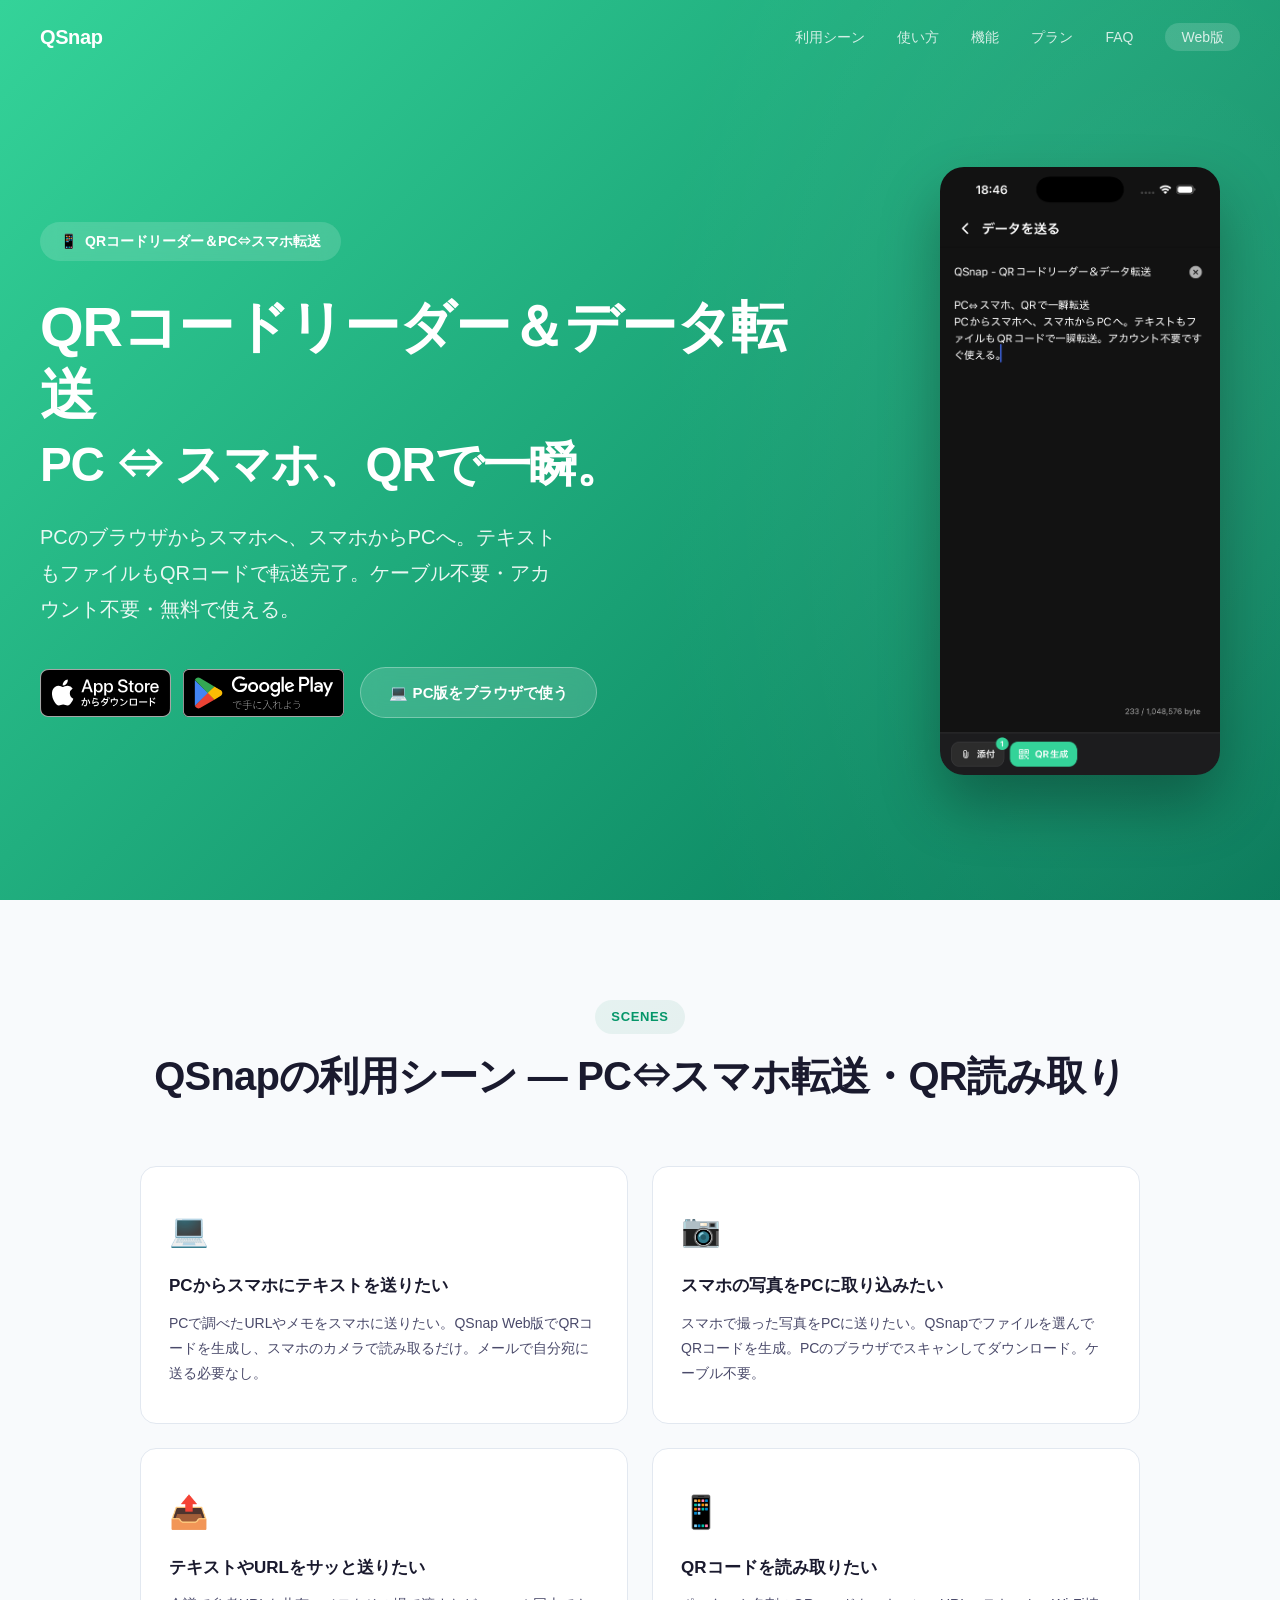
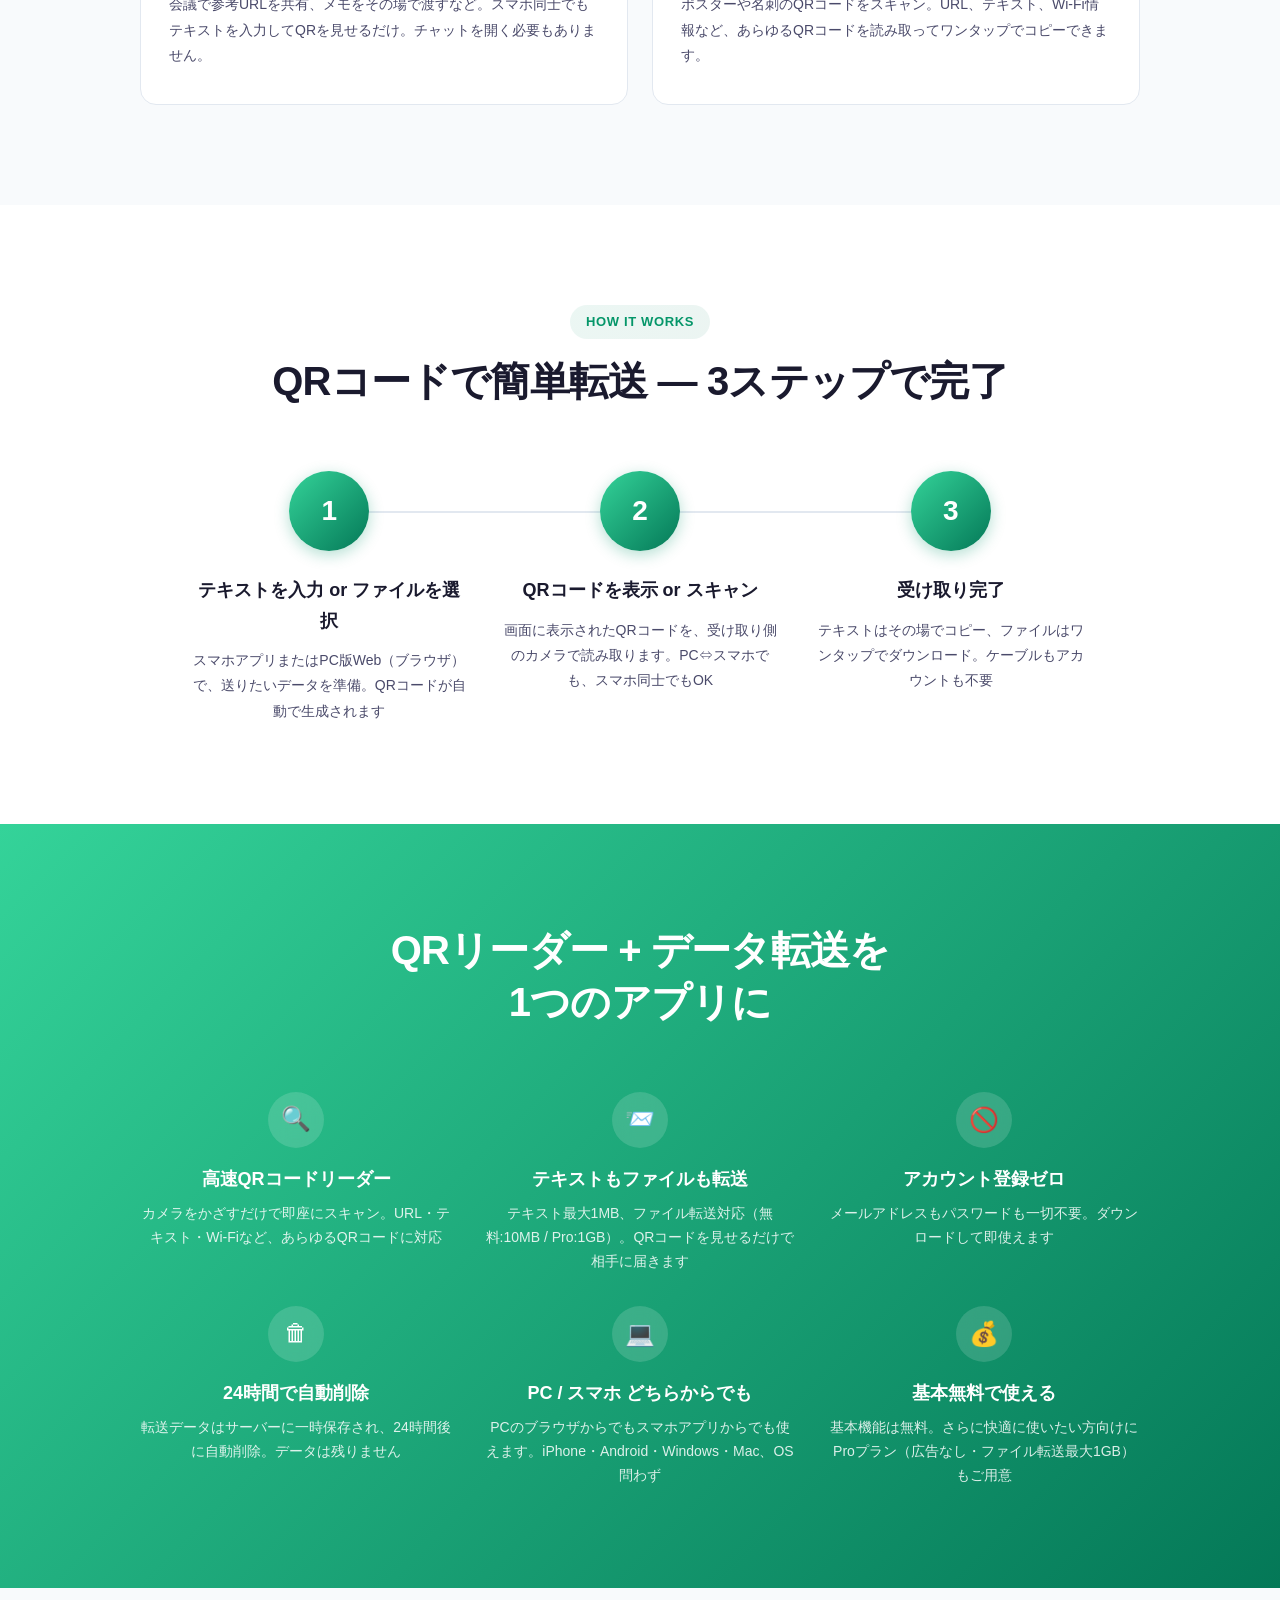
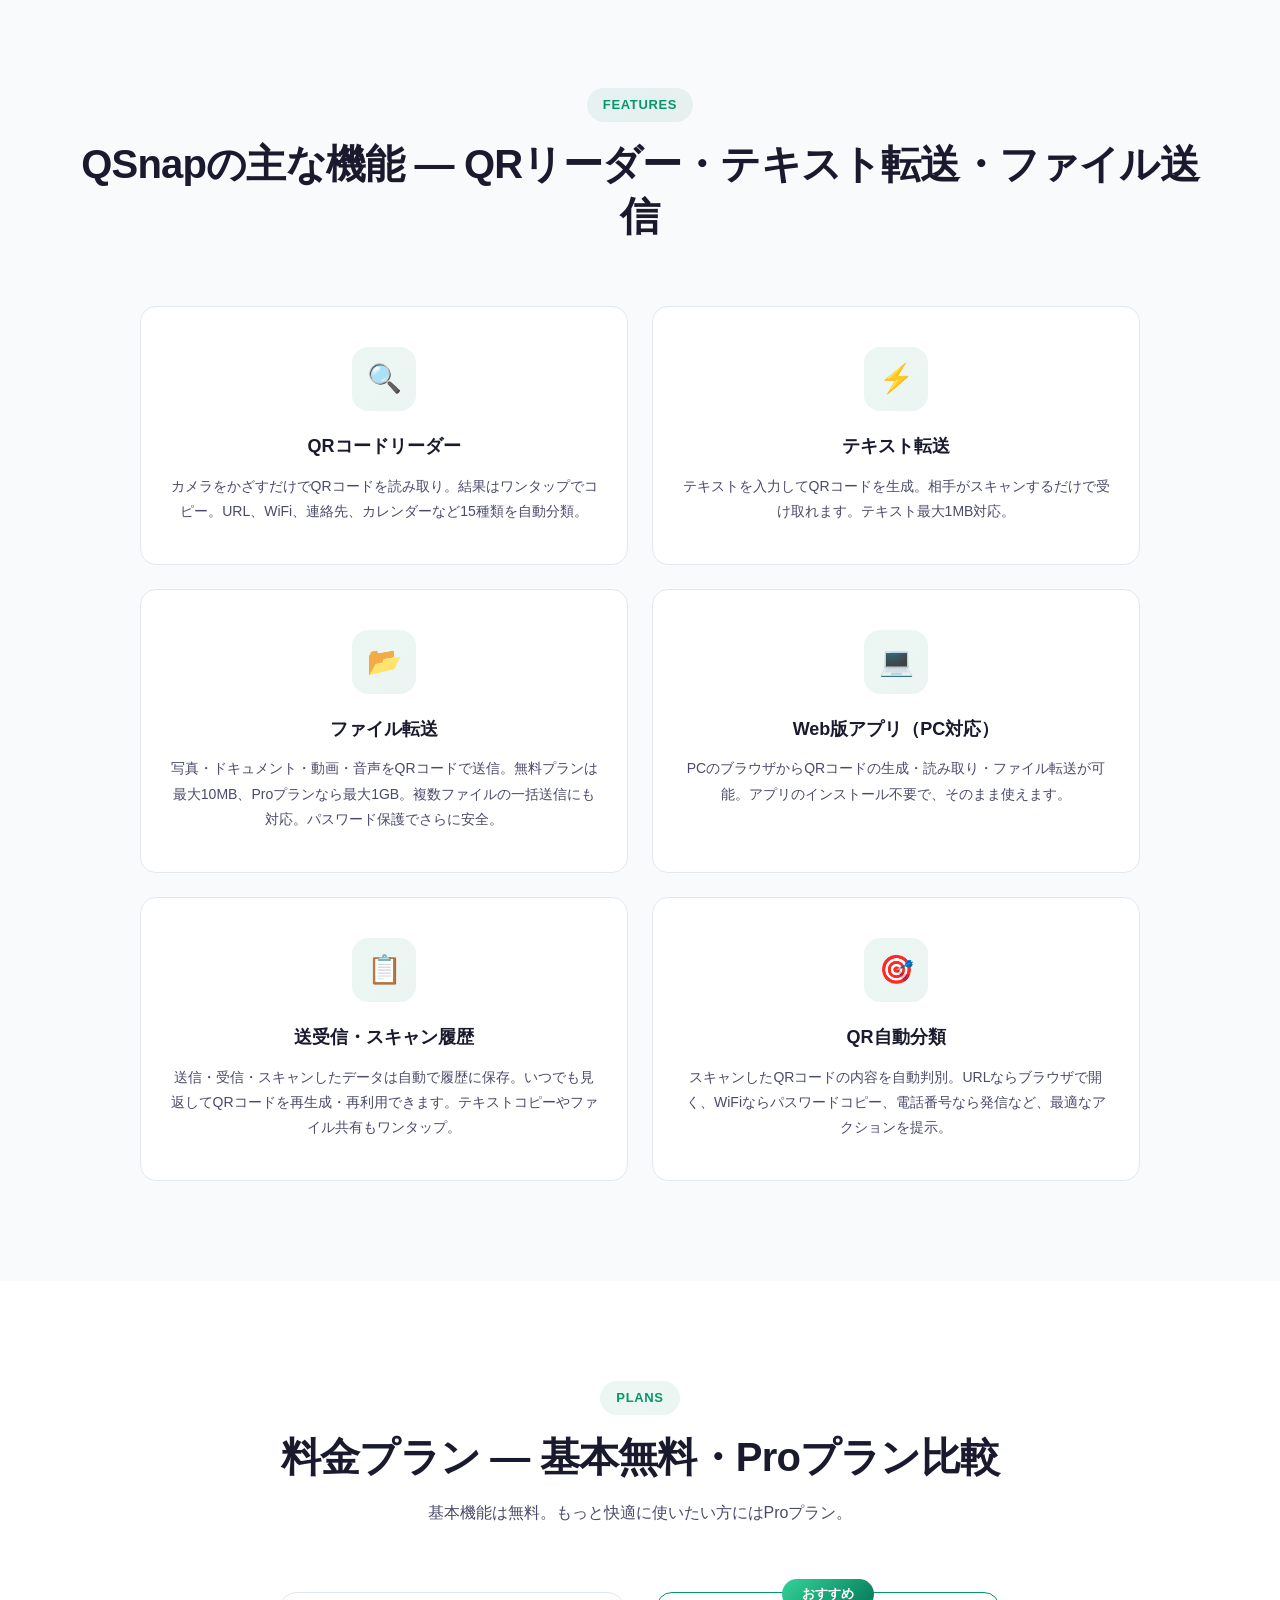
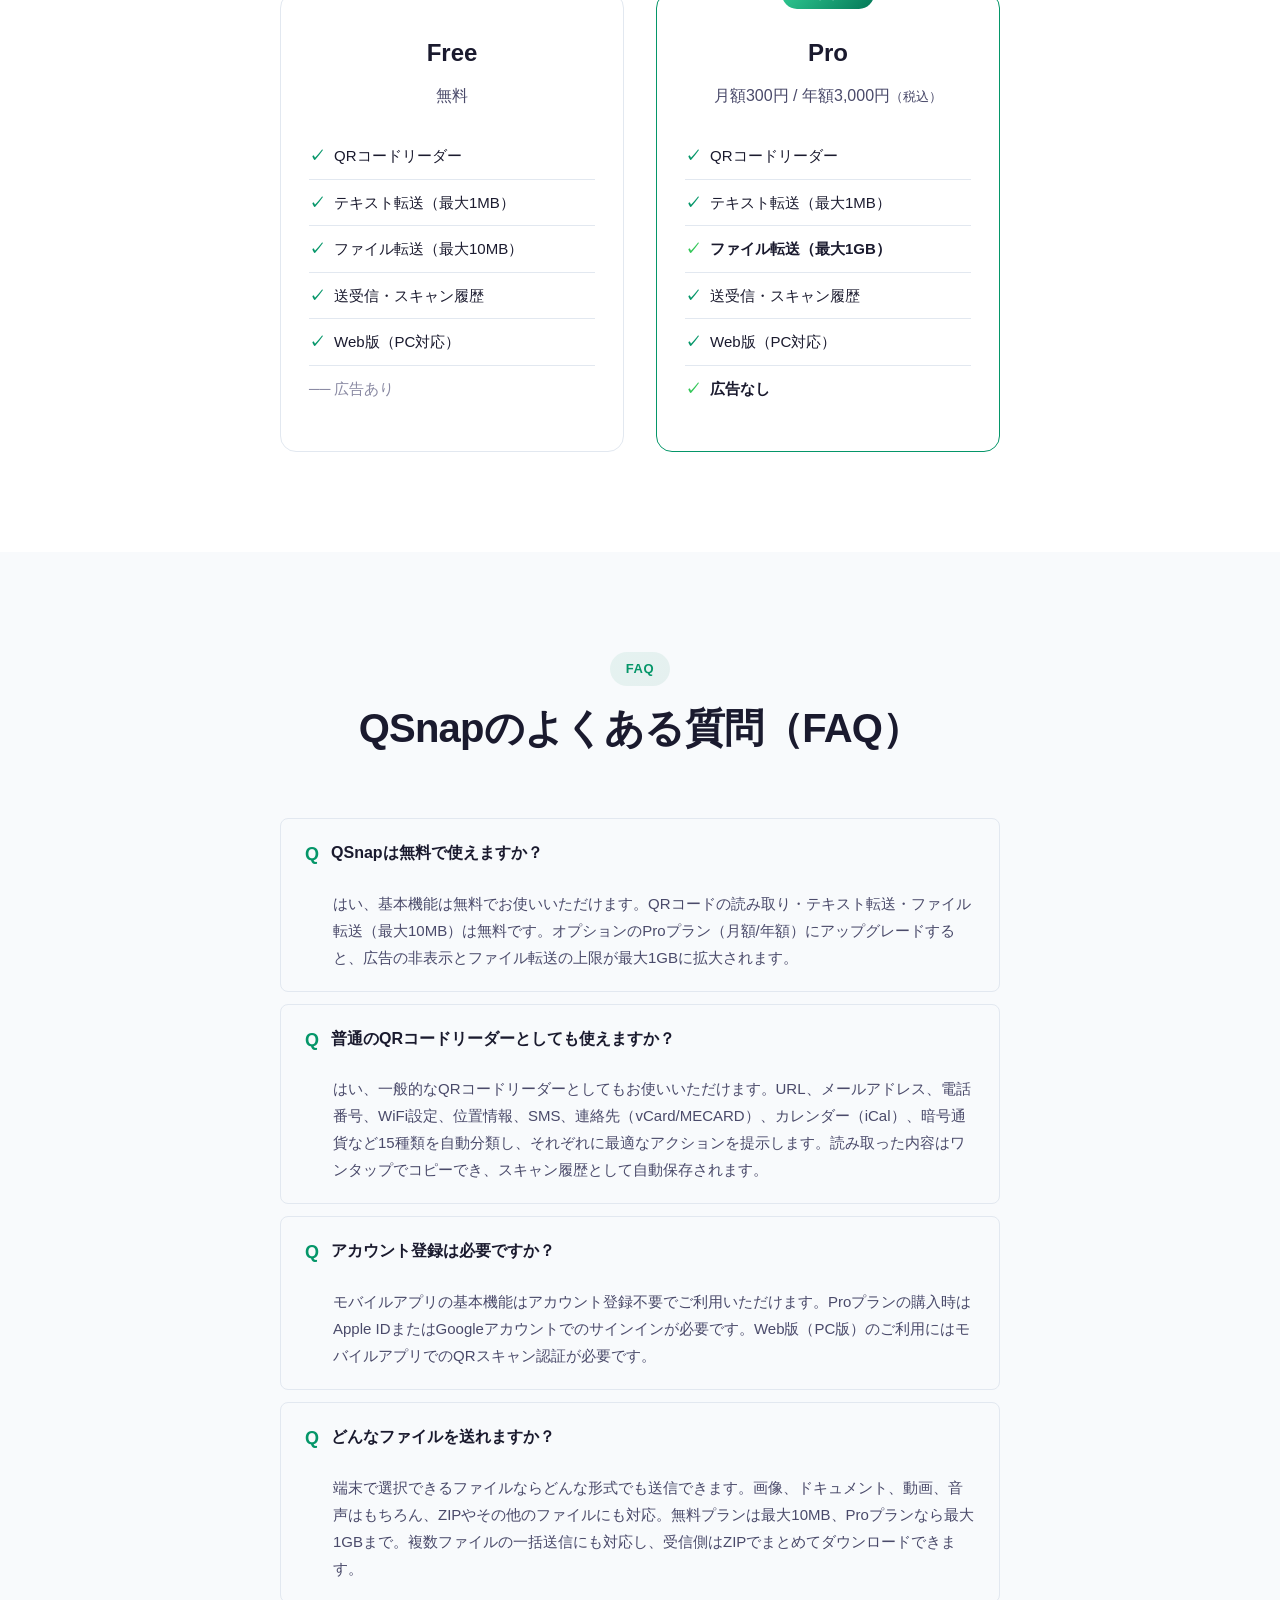
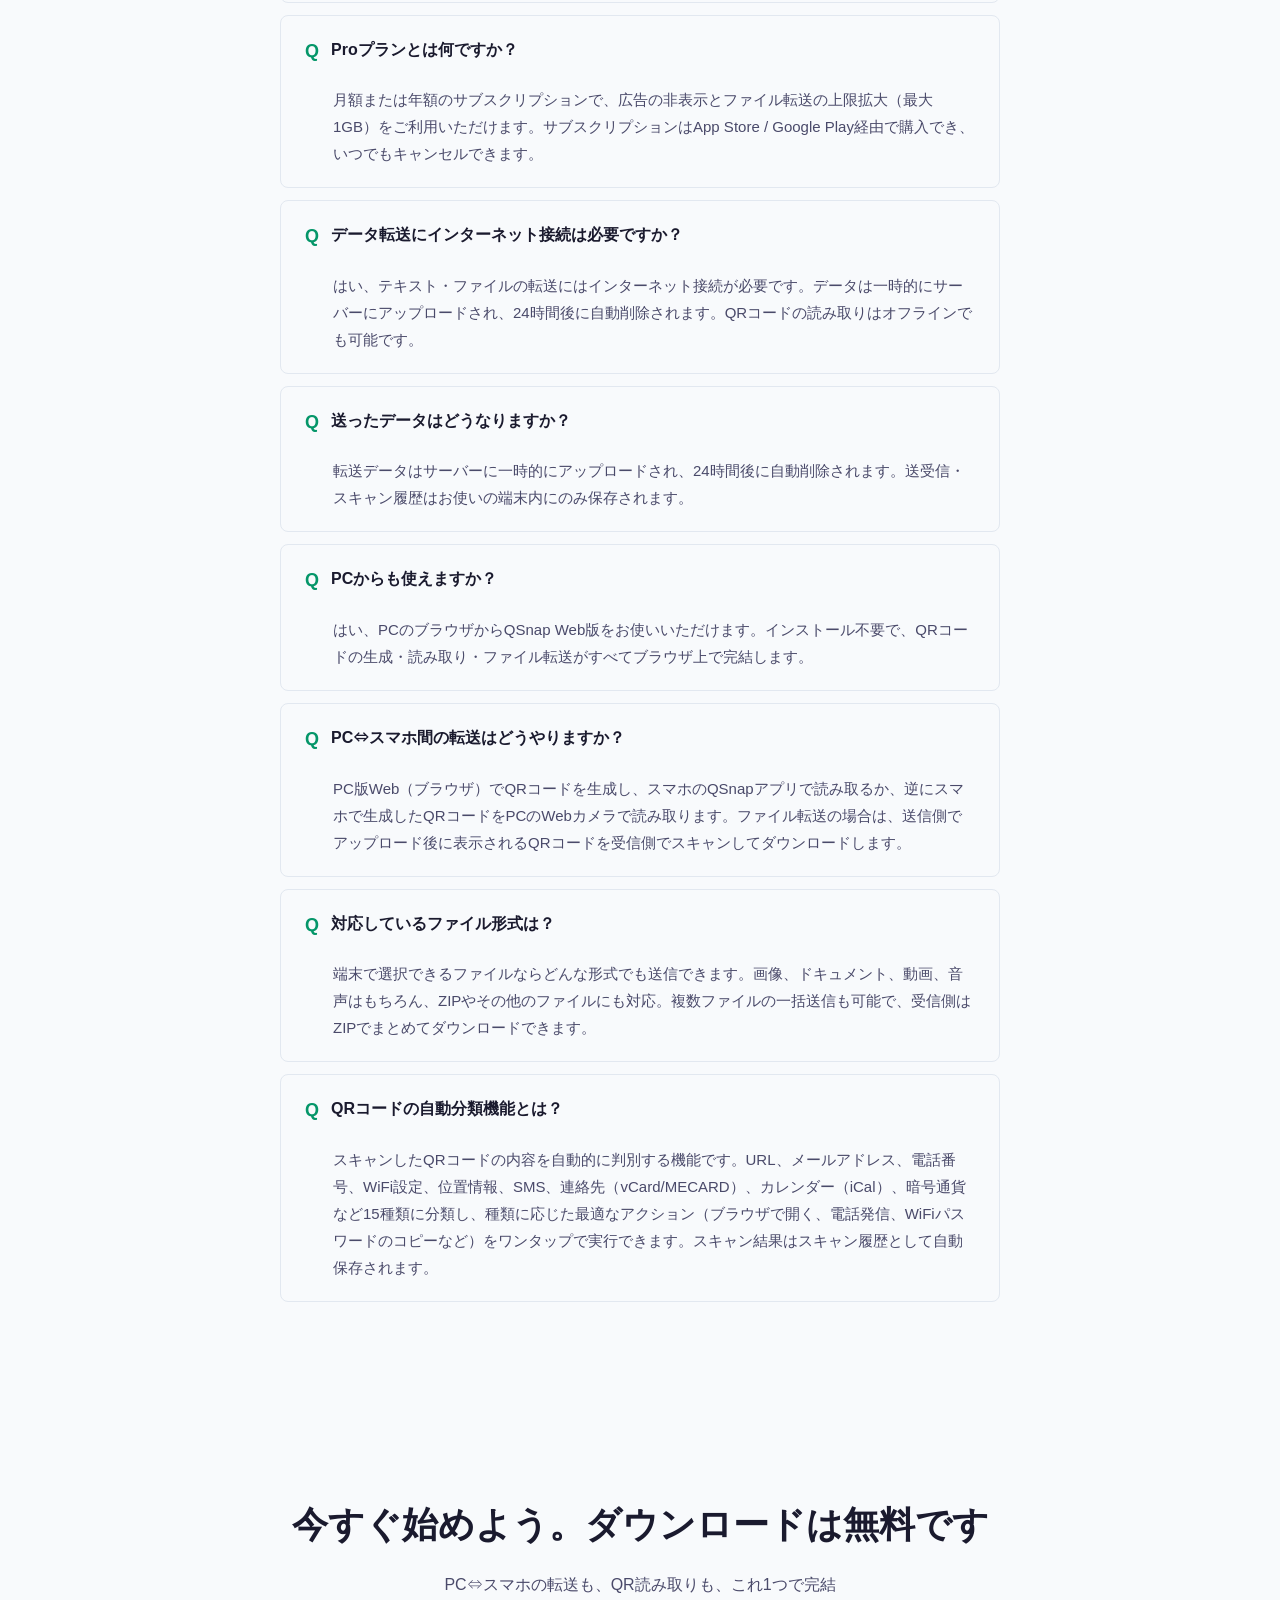
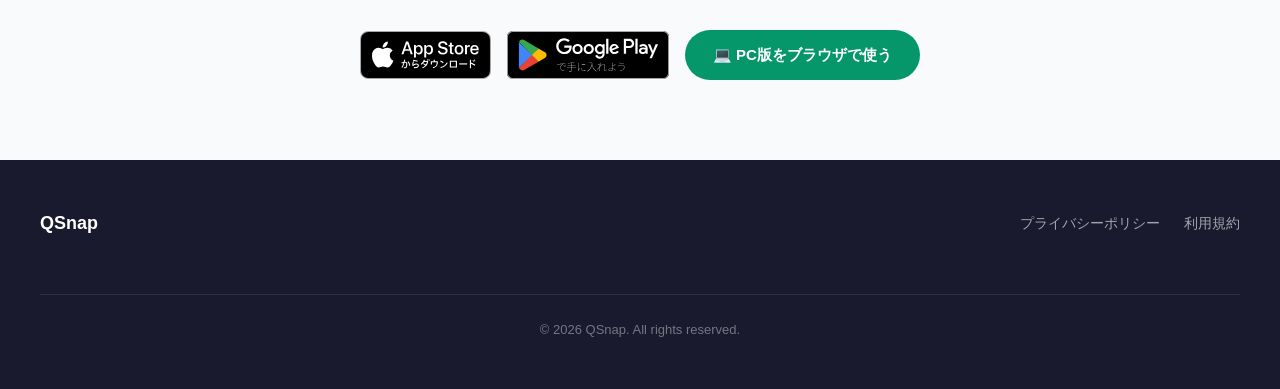
<file: index.html>
<!DOCTYPE html>
<html lang="ja">

<head>
    <meta charset="UTF-8">
    <meta name="viewport" content="width=device-width, initial-scale=1.0">

    <!-- Favicon & App Icons -->
    <link rel="icon" type="image/png" href="image/icon.png">
    <link rel="apple-touch-icon" href="image/icon.png">

    <!-- Smart App Banner (iOS Safari / Google Play) -->
    <meta name="apple-itunes-app" content="app-id=6753971218">
    <meta name="google-play-app" content="app-id=com.sikakou.qrmemo">

    <!-- SEO基本メタタグ -->
    <title>QRコードリーダー＆PC⇔スマホ転送アプリ｜QSnap【無料】</title>
    <meta name="description" content="【基本無料】QRコードリーダー＆PC⇔スマホ間テキスト・ファイル転送アプリ。ケーブル不要、アカウント不要で即利用。URL・WiFi・連絡先など15種のQR自動分類。iOS/Android/PC対応。">
    <meta name="keywords" content="QSnap, QRコードリーダー, QRコード読み取り, QRコード 読み取り アプリ, QRコード 無料, QRコード 生成, QRスキャナー, データ転送, テキスト転送, ファイル転送, ファイル送信 QR, PC連携, PC転送, パソコン スマホ 転送, ブラウザ転送, 端末間転送, WiFi QRコード, 無料アプリ">
    <meta name="robots" content="index, follow">
    <meta name="author" content="QSnap">

    <!-- hreflang -->
    <link rel="alternate" hreflang="ja" href="https://q-snap.net/">
    <link rel="alternate" hreflang="x-default" href="https://q-snap.net/">

    <!-- Canonical -->
    <link rel="canonical" href="https://q-snap.net/">

    <!-- OGP (Open Graph Protocol) -->
    <meta property="og:type" content="website">
    <meta property="og:title" content="QRコードリーダー＆PC⇔スマホ転送アプリ｜QSnap【無料】">
    <meta property="og:description" content="【基本無料】QRコードリーダー＆PC⇔スマホ間テキスト・ファイル転送アプリ。ケーブル不要、アカウント不要で即利用。URL・WiFi・連絡先など15種のQR自動分類。iOS/Android/PC対応。">
    <meta property="og:url" content="https://q-snap.net/">
    <meta property="og:site_name" content="QSnap">
    <meta property="og:locale" content="ja_JP">
    <meta property="og:locale:alternate" content="en_US">
    <meta property="og:image" content="https://q-snap.net/image/ogp.png">
    <meta property="og:image:width" content="1200">
    <meta property="og:image:height" content="630">
    <meta property="og:image:type" content="image/png">
    <meta property="og:image:alt" content="QSnap - PC⇔スマホ間QRコード転送アプリ">

    <!-- Twitter Card -->
    <meta name="twitter:card" content="summary_large_image">
    <meta name="twitter:title" content="QRコードリーダー＆PC⇔スマホ転送アプリ｜QSnap【無料】">
    <meta name="twitter:description" content="【基本無料】QRコードリーダー＆PC⇔スマホ間テキスト・ファイル転送アプリ。ケーブル不要、アカウント不要。15種のQR自動分類。iOS/Android/PC対応。">
    <meta name="twitter:image" content="https://q-snap.net/image/ogp.png">

    <!-- Theme Color -->
    <meta name="theme-color" content="#059669">
    <meta name="theme-color" content="#0f0f1a" media="(prefers-color-scheme: dark)">

    <!-- Resource Hints -->
    <link rel="preload" as="image" href="image/top.png">

    <!-- 構造化データ (JSON-LD) - SoftwareApplication -->
    <script type="application/ld+json">
    {
        "@context": "https://schema.org",
        "@type": "SoftwareApplication",
        "name": "QSnap",
        "applicationCategory": "UtilitiesApplication",
        "operatingSystem": "iOS 16.0+, Android 7.0+, Web (Chrome, Safari, Firefox, Edge)",
        "offers": [
            {
                "@type": "Offer",
                "price": "0",
                "priceCurrency": "JPY",
                "name": "Free",
                "description": "基本無料プラン（広告あり・ファイル転送最大10MB）",
                "availability": "https://schema.org/InStock"
            },
            {
                "@type": "Offer",
                "price": "300",
                "priceCurrency": "JPY",
                "name": "Pro（月額）",
                "description": "広告なし・ファイル転送最大1GB",
                "availability": "https://schema.org/InStock",
                "priceSpecification": {
                    "@type": "UnitPriceSpecification",
                    "price": "300",
                    "priceCurrency": "JPY",
                    "billingDuration": "P1M"
                }
            },
            {
                "@type": "Offer",
                "price": "3000",
                "priceCurrency": "JPY",
                "name": "Pro（年額）",
                "description": "広告なし・ファイル転送最大1GB（年額でお得）",
                "availability": "https://schema.org/InStock",
                "priceSpecification": {
                    "@type": "UnitPriceSpecification",
                    "price": "3000",
                    "priceCurrency": "JPY",
                    "billingDuration": "P1Y"
                }
            }
        ],
        "description": "PC⇔スマホ間でテキスト・ファイルをQRコードで即転送。QRコードリーダーとしても使える。アカウント不要で利用開始。",
        "featureList": [
            "PC⇔スマホ間転送（Web版対応）",
            "QRコード読み取り・スキャナー",
            "QRコンテンツ自動分類（URL・メール・電話・WiFi・位置情報・SMS・連絡先・カレンダーなど15種対応）",
            "テキストからQRコード生成",
            "テキスト転送（最大1MB）",
            "ファイル転送（無料:最大10MB / Pro:最大1GB、パスワード保護対応）",
            "送受信・スキャン履歴管理",
            "ダークモード対応",
            "日本語・英語対応",
            "アカウント不要で利用開始・基本無料"
        ],
        "inLanguage": ["ja", "en"],
        "softwareVersion": "1.1.0",
        "datePublished": "2025-10-15",
        "dateModified": "2026-03-18",
        "screenshot": "https://q-snap.net/image/top.png",
        "author": {
            "@type": "Organization",
            "name": "QSnap"
        },
        "downloadUrl": [
            "https://apps.apple.com/app/id6753971218",
            "https://play.google.com/store/apps/details?id=com.sikakou.qrmemo"
        ],
        "installUrl": [
            "https://apps.apple.com/app/id6753971218",
            "https://play.google.com/store/apps/details?id=com.sikakou.qrmemo"
        ]
    }
    </script>

    <!-- 構造化データ (JSON-LD) - WebSite -->
    <script type="application/ld+json">
    {
        "@context": "https://schema.org",
        "@type": "WebSite",
        "name": "QSnap",
        "url": "https://q-snap.net/",
        "description": "QRコードの読み取りも、テキスト・ファイルの転送もこれ1つ。QRを見せるだけでデータが届くアプリ",
        "inLanguage": "ja"
    }
    </script>

    <!-- 構造化データ (JSON-LD) - Organization -->
    <script type="application/ld+json">
    {
        "@context": "https://schema.org",
        "@type": "Organization",
        "name": "QSnap",
        "url": "https://q-snap.net/",
        "logo": "https://q-snap.net/image/icon.png",
        "contactPoint": {
            "@type": "ContactPoint",
            "email": "qsnap.developer@gmail.com",
            "contactType": "customer support"
        }
    }
    </script>

    <!-- 構造化データ (JSON-LD) - FAQPage -->
    <script type="application/ld+json">
    {
        "@context": "https://schema.org",
        "@type": "FAQPage",
        "mainEntity": [
            {
                "@type": "Question",
                "name": "QSnapは無料で使えますか？",
                "acceptedAnswer": {
                    "@type": "Answer",
                    "text": "はい、基本機能は無料でお使いいただけます。QRコードの読み取り・テキスト転送・ファイル転送（最大10MB）は無料です。オプションのProプラン（月額/年額）にアップグレードすると、広告の非表示とファイル転送の上限が最大1GBに拡大されます。"
                }
            },
            {
                "@type": "Question",
                "name": "アカウント登録は必要ですか？",
                "acceptedAnswer": {
                    "@type": "Answer",
                    "text": "モバイルアプリの基本機能はアカウント登録不要でご利用いただけます。Proプランの購入時はApple IDまたはGoogleアカウントでのサインインが必要です。Web版（PC版）のご利用にはモバイルアプリでのQRスキャン認証が必要です。"
                }
            },
            {
                "@type": "Question",
                "name": "普通のQRコードリーダーとしても使えますか？",
                "acceptedAnswer": {
                    "@type": "Answer",
                    "text": "はい、一般的なQRコードリーダーとしてもお使いいただけます。URL、メールアドレス、電話番号、WiFi設定、位置情報、SMS、連絡先（vCard/MECARD）、カレンダー（iCal）、暗号通貨、UPI、FTP、OTP、ストアリンク、テキストなど15種類を自動分類し、それぞれに最適なアクション（ブラウザで開く、電話発信、パスワードコピーなど）を提示します。スキャン結果は自動的にスキャン履歴に保存されます。"
                }
            },
            {
                "@type": "Question",
                "name": "Proプランとは何ですか？",
                "acceptedAnswer": {
                    "@type": "Answer",
                    "text": "月額または年額のサブスクリプションで、広告の非表示とファイル転送の上限拡大（最大1GB）をご利用いただけます。サブスクリプションはApp Store / Google Play経由で購入でき、いつでもキャンセルできます。"
                }
            },
            {
                "@type": "Question",
                "name": "データ転送にインターネット接続は必要ですか？",
                "acceptedAnswer": {
                    "@type": "Answer",
                    "text": "はい、テキスト・ファイルの転送にはインターネット接続が必要です。データは一時的にサーバーにアップロードされ、24時間後に自動削除されます。"
                }
            },
            {
                "@type": "Question",
                "name": "どんなファイルを送れますか？",
                "acceptedAnswer": {
                    "@type": "Answer",
                    "text": "端末で選択できるファイルならどんな形式でも送信できます。画像、ドキュメント、動画、音声はもちろん、ZIPやその他のファイルにも対応。無料プランは最大10MB、Proプランなら最大1GBまで。複数ファイルの一括送信にも対応し、受信側はZIPでまとめてダウンロードできます。"
                }
            },
            {
                "@type": "Question",
                "name": "送ったデータはどうなりますか？",
                "acceptedAnswer": {
                    "@type": "Answer",
                    "text": "転送データはサーバーに一時的にアップロードされ、24時間後に自動削除されます。送受信・スキャン履歴はお使いの端末内にのみ保存されます。"
                }
            },
            {
                "@type": "Question",
                "name": "PCからも使えますか？",
                "acceptedAnswer": {
                    "@type": "Answer",
                    "text": "はい、PCのブラウザからQSnap Web版をお使いいただけます。インストール不要で、QRコードの生成・読み取り・ファイル転送がすべてブラウザ上で完結します。"
                }
            },
            {
                "@type": "Question",
                "name": "PC⇔スマホ間の転送はどうやりますか？",
                "acceptedAnswer": {
                    "@type": "Answer",
                    "text": "PC版Web（ブラウザ）でQRコードを生成し、スマホのQSnapアプリで読み取るか、逆にスマホで生成したQRコードをPCのWebカメラで読み取ります。ファイル転送の場合は、送信側でアップロード後に表示されるQRコードを受信側でスキャンしてダウンロードします。"
                }
            },
            {
                "@type": "Question",
                "name": "対応しているファイル形式は？",
                "acceptedAnswer": {
                    "@type": "Answer",
                    "text": "端末で選択できるファイルならどんな形式でも送信できます。画像、ドキュメント、動画、音声はもちろん、ZIPやその他のファイルにも対応。複数ファイルの一括送信も可能で、受信側はZIPでまとめてダウンロードできます。"
                }
            },
            {
                "@type": "Question",
                "name": "QRコードの自動分類機能とは？",
                "acceptedAnswer": {
                    "@type": "Answer",
                    "text": "スキャンしたQRコードの内容を自動的に判別する機能です。URL、メールアドレス、電話番号、WiFi設定、位置情報、SMS、連絡先（vCard/MECARD）、カレンダー（iCal）、暗号通貨、UPI、FTP、OTP、ストアリンクなど15種類に分類し、種類に応じた最適なアクション（ブラウザで開く、電話発信、WiFiパスワードのコピーなど）をワンタップで実行できます。スキャン結果はスキャン履歴として自動保存されます。"
                }
            }
        ]
    }
    </script>

    <!-- 構造化データ (JSON-LD) - HowTo -->
    <script type="application/ld+json">
    {
        "@context": "https://schema.org",
        "@type": "HowTo",
        "name": "QSnapでPC⇔スマホ間のデータ転送をする方法",
        "description": "QRコードを使ってPC⇔スマホ間でテキスト・ファイルを転送する手順",
        "totalTime": "PT1M",
        "step": [
            {
                "@type": "HowToStep",
                "position": 1,
                "name": "テキストを入力 or ファイルを選択",
                "text": "スマホアプリまたはPC版Web（ブラウザ）で、送りたいデータを準備。QRコードが自動で生成されます"
            },
            {
                "@type": "HowToStep",
                "position": 2,
                "name": "QRコードを表示 or スキャン",
                "text": "画面に表示されたQRコードを、受け取り側のカメラで読み取ります。PC⇔スマホでも、スマホ同士でもOK"
            },
            {
                "@type": "HowToStep",
                "position": 3,
                "name": "受け取り完了",
                "text": "テキストはその場でコピー、ファイルはワンタップでダウンロード。ケーブルもアカウントも不要"
            }
        ]
    }
    </script>

    <style>
        :root {
            --primary: #059669;
            --primary-dark: #047857;
            --primary-light: #34D399;
            --accent: #34C759;
            --text-primary: #1a1a2e;
            --text-secondary: #4a4a6a;
            --text-muted: #8a8aa3;
            --bg-primary: #ffffff;
            --bg-secondary: #f8fafc;
            --bg-tertiary: #f1f5f9;
            --border: #e2e8f0;
            --gradient: linear-gradient(135deg, #34D399 0%, #047857 100%);
            --gradient-soft: linear-gradient(135deg, rgba(5, 150, 105, 0.08) 0%, rgba(4, 120, 87, 0.08) 100%);
            --shadow-sm: 0 1px 2px rgba(0,0,0,0.05);
            --shadow-md: 0 4px 12px rgba(0,0,0,0.08);
            --shadow-lg: 0 12px 40px rgba(0,0,0,0.12);
            --radius-sm: 8px;
            --radius-md: 16px;
            --radius-lg: 24px;
        }

        * {
            margin: 0;
            padding: 0;
            box-sizing: border-box;
        }

        html {
            scroll-behavior: smooth;
        }

        body {
            font-family: -apple-system, BlinkMacSystemFont, 'Segoe UI', 'Hiragino Sans', 'Noto Sans JP', sans-serif;
            line-height: 1.7;
            color: var(--text-primary);
            background-color: var(--bg-primary);
            overflow-x: hidden;
        }

        /* Skip Link */
        .skip-link {
            position: absolute;
            top: -40px;
            left: 0;
            background: var(--primary);
            color: white;
            padding: 8px 16px;
            text-decoration: none;
            z-index: 100;
            border-radius: 0 0 var(--radius-sm) 0;
            font-size: 14px;
            font-weight: 600;
        }

        .skip-link:focus {
            top: 0;
        }

        /* Navigation */
        .site-header {
            position: absolute;
            top: 0;
            left: 0;
            right: 0;
            z-index: 10;
            padding: 20px 24px;
        }

        .site-nav {
            max-width: 1200px;
            margin: 0 auto;
        }

        .nav-container {
            display: flex;
            align-items: center;
            justify-content: space-between;
        }

        .nav-logo {
            font-size: 20px;
            font-weight: 800;
            color: white;
            text-decoration: none;
            letter-spacing: -0.02em;
        }

        .nav-links {
            display: flex;
            list-style: none;
            gap: 32px;
        }

        .nav-links a {
            color: rgba(255,255,255,0.8);
            text-decoration: none;
            font-size: 14px;
            font-weight: 500;
            transition: color 0.3s ease;
        }

        .nav-links a:hover {
            color: white;
        }

        @media (max-width: 768px) {
            .nav-links {
                display: none;
            }
        }

        /* Container */
        .container {
            max-width: 1200px;
            margin: 0 auto;
            padding: 0 24px;
        }

        /* ========================
           Hero Section
           ======================== */
        .hero {
            background: var(--gradient);
            min-height: 100vh;
            display: flex;
            align-items: center;
            position: relative;
            overflow: hidden;
            padding: 120px 24px 80px;
        }

        .hero::before {
            content: '';
            position: absolute;
            top: -50%;
            right: -30%;
            width: 80%;
            height: 200%;
            background: radial-gradient(ellipse, rgba(255,255,255,0.08) 0%, transparent 70%);
            pointer-events: none;
        }

        .hero-content {
            max-width: 1200px;
            margin: 0 auto;
            width: 100%;
            display: flex;
            align-items: center;
            gap: 80px;
        }

        .hero-text {
            flex: 1;
            color: white;
        }

        .hero-badge {
            display: inline-flex;
            align-items: center;
            gap: 8px;
            background: rgba(255,255,255,0.15);
            backdrop-filter: blur(10px);
            padding: 8px 20px;
            border-radius: 100px;
            font-size: 14px;
            font-weight: 600;
            color: white;
            margin-bottom: 32px;
        }

        .hero-title {
            font-size: clamp(36px, 5vw, 56px);
            font-weight: 800;
            line-height: 1.2;
            letter-spacing: -0.02em;
            margin-bottom: 24px;
        }

        .hero-subtitle {
            font-size: clamp(16px, 2vw, 20px);
            line-height: 1.8;
            opacity: 0.9;
            margin-bottom: 40px;
            max-width: 520px;
        }

        .hero-actions {
            display: flex;
            gap: 16px;
            flex-wrap: wrap;
            align-items: center;
        }

        /* Store Badges */
        .store-badges {
            display: flex;
            gap: 12px;
            flex-wrap: wrap;
            align-items: center;
        }

        .store-badge {
            display: inline-block;
            transition: all 0.3s ease;
        }

        .store-badge.coming-soon {
            position: relative;
            pointer-events: none;
            cursor: default;
        }

        .store-badge.coming-soon:hover {
            transform: none;
            opacity: 1;
        }

        .store-badge.coming-soon::after {
            content: '開発中';
            position: absolute;
            top: 0;
            left: 0;
            right: 0;
            bottom: 0;
            background: rgba(128, 128, 128, 0.7);
            color: #fff;
            display: flex;
            align-items: center;
            justify-content: center;
            font-size: 14px;
            font-weight: 700;
            letter-spacing: 0.1em;
            border-radius: 8px;
        }

        .store-badge:hover {
            transform: translateY(-2px);
            opacity: 0.9;
        }

        .store-badge img {
            display: block;
            height: 48px;
            width: auto;
        }

        .hero-visual {
            flex: 0 0 320px;
            display: flex;
            justify-content: center;
        }

        .hero-phone-carousel {
            position: relative;
            width: 280px;
            aspect-ratio: 9 / 19.5;
        }

        .hero-phone-img {
            position: absolute;
            top: 0;
            left: 0;
            width: 100%;
            height: auto;
            border-radius: 24px;
            box-shadow: 0 30px 60px rgba(0,0,0,0.3);
            opacity: 0;
            transition: opacity 1s ease-in-out;
        }

        .hero-phone-img.active {
            opacity: 1;
        }

        @media (max-width: 900px) {
            .hero-content {
                flex-direction: column;
                text-align: center;
                gap: 48px;
            }

            .hero-subtitle {
                margin-left: auto;
                margin-right: auto;
            }

            .hero-actions {
                justify-content: center;
            }

            .hero-visual {
                flex: none;
            }

            .hero-phone-carousel {
                width: 240px;
            }
        }

        @media (max-width: 480px) {
            .hero {
                min-height: auto;
                padding: 100px 20px 60px;
            }

            .hero-visual {
                display: none;
            }
        }

        /* ========================
           Section Common
           ======================== */
        .section {
            padding: 100px 24px;
        }

        .section-alt {
            background: var(--bg-secondary);
        }

        .section-header {
            text-align: center;
            margin-bottom: 64px;
        }

        .section-label {
            display: inline-block;
            background: var(--gradient-soft);
            color: var(--primary);
            padding: 6px 16px;
            border-radius: 100px;
            font-size: 13px;
            font-weight: 700;
            letter-spacing: 0.05em;
            margin-bottom: 16px;
        }

        .section-title {
            font-size: clamp(28px, 4vw, 40px);
            font-weight: 800;
            color: var(--text-primary);
            letter-spacing: -0.02em;
            line-height: 1.3;
        }

        .section-desc {
            font-size: 16px;
            color: var(--text-secondary);
            max-width: 600px;
            margin: 16px auto 0;
            line-height: 1.8;
        }

        /* ========================
           Scenes Section
           ======================== */
        .scenes-grid {
            display: grid;
            grid-template-columns: repeat(2, 1fr);
            gap: 24px;
            max-width: 1000px;
            margin: 0 auto;
        }

        .scene-card {
            background: white;
            border-radius: var(--radius-md);
            padding: 36px 28px;
            border: 1px solid var(--border);
            transition: all 0.3s ease;
        }

        .scene-card:hover {
            transform: translateY(-4px);
            box-shadow: var(--shadow-lg);
            border-color: transparent;
        }

        .scene-icon {
            font-size: 32px;
            margin-bottom: 16px;
        }

        .scene-card h3 {
            font-size: 17px;
            font-weight: 700;
            color: var(--text-primary);
            margin-bottom: 12px;
            line-height: 1.5;
        }

        .scene-card p {
            font-size: 14px;
            color: var(--text-secondary);
            line-height: 1.8;
        }

        @media (max-width: 600px) {
            .scenes-grid {
                grid-template-columns: 1fr;
            }
        }

        /* ========================
           How It Works Section
           ======================== */
        .steps-container {
            display: flex;
            gap: 32px;
            max-width: 900px;
            margin: 0 auto;
            position: relative;
        }

        .steps-container::before {
            content: '';
            position: absolute;
            top: 40px;
            left: 15%;
            right: 15%;
            height: 2px;
            background: var(--border);
        }

        .step-item {
            flex: 1;
            text-align: center;
            position: relative;
        }

        .step-number {
            width: 80px;
            height: 80px;
            margin: 0 auto 24px;
            background: var(--gradient);
            border-radius: 50%;
            display: flex;
            align-items: center;
            justify-content: center;
            font-size: 28px;
            font-weight: 800;
            color: white;
            position: relative;
            z-index: 1;
            box-shadow: 0 4px 15px rgba(5, 150, 105, 0.3);
        }

        .step-item h3 {
            font-size: 18px;
            font-weight: 700;
            color: var(--text-primary);
            margin-bottom: 12px;
        }

        .step-item p {
            font-size: 14px;
            color: var(--text-secondary);
            line-height: 1.8;
        }

        @media (max-width: 600px) {
            .steps-container {
                flex-direction: column;
                gap: 40px;
            }

            .steps-container::before {
                top: 0;
                bottom: 0;
                left: 40px;
                right: auto;
                width: 2px;
                height: auto;
            }

            .step-item {
                display: flex;
                text-align: left;
                gap: 24px;
            }

            .step-number {
                width: 56px;
                height: 56px;
                flex-shrink: 0;
                margin: 0;
                font-size: 22px;
            }
        }

        /* ========================
           Why Section (Benefits)
           ======================== */
        .why-section {
            background: var(--gradient);
            padding: 100px 24px;
        }

        .why-grid {
            display: grid;
            grid-template-columns: repeat(3, 1fr);
            gap: 32px;
            max-width: 1000px;
            margin: 0 auto;
        }

        .why-card {
            text-align: center;
            color: white;
        }

        .why-icon {
            width: 56px;
            height: 56px;
            margin: 0 auto 16px;
            background: rgba(255,255,255,0.15);
            backdrop-filter: blur(10px);
            border-radius: 50%;
            display: flex;
            align-items: center;
            justify-content: center;
            font-size: 24px;
        }

        .why-card h3 {
            font-size: 18px;
            font-weight: 700;
            margin-bottom: 8px;
        }

        .why-card p {
            font-size: 14px;
            opacity: 0.85;
            line-height: 1.7;
        }

        @media (max-width: 900px) {
            .why-grid {
                grid-template-columns: repeat(2, 1fr);
            }
        }

        @media (max-width: 480px) {
            .why-grid {
                grid-template-columns: 1fr;
            }
        }

        /* ========================
           Features Section
           ======================== */
        .features-grid {
            display: grid;
            grid-template-columns: repeat(2, 1fr);
            gap: 24px;
            max-width: 1000px;
            margin: 0 auto;
        }

        .feature-card {
            background: white;
            border-radius: var(--radius-md);
            padding: 40px 28px;
            text-align: center;
            border: 1px solid var(--border);
            transition: all 0.3s ease;
        }

        .feature-card:hover {
            transform: translateY(-4px);
            box-shadow: var(--shadow-lg);
            border-color: transparent;
        }

        .feature-icon-wrap {
            width: 64px;
            height: 64px;
            margin: 0 auto 20px;
            background: var(--gradient-soft);
            border-radius: var(--radius-md);
            display: flex;
            align-items: center;
            justify-content: center;
            font-size: 28px;
        }

        .feature-card h3 {
            font-size: 18px;
            font-weight: 700;
            color: var(--text-primary);
            margin-bottom: 12px;
        }

        .feature-card p {
            font-size: 14px;
            color: var(--text-secondary);
            line-height: 1.8;
        }

        @media (max-width: 600px) {
            .features-grid {
                grid-template-columns: 1fr;
            }
        }

        /* ========================
           Plans Section
           ======================== */
        .plans-grid {
            display: grid;
            grid-template-columns: repeat(2, 1fr);
            gap: 32px;
            max-width: 720px;
            margin: 0 auto;
        }

        .plan-card {
            background: white;
            border-radius: var(--radius-md);
            padding: 40px 28px;
            text-align: center;
            border: 1px solid var(--border);
            transition: all 0.3s ease;
        }

        .plan-card:hover {
            transform: translateY(-4px);
            box-shadow: var(--shadow-lg);
        }

        .plan-card.plan-pro {
            border-color: var(--primary);
            position: relative;
        }

        .plan-badge {
            position: absolute;
            top: -14px;
            left: 50%;
            transform: translateX(-50%);
            background: var(--gradient);
            color: white;
            padding: 4px 20px;
            border-radius: 100px;
            font-size: 13px;
            font-weight: 700;
        }

        .plan-name {
            font-size: 24px;
            font-weight: 800;
            color: var(--text-primary);
            margin-bottom: 8px;
        }

        .plan-price {
            font-size: 16px;
            color: var(--text-secondary);
            margin-bottom: 24px;
        }

        .plan-features {
            list-style: none;
            text-align: left;
        }

        .plan-features li {
            padding: 10px 0;
            border-bottom: 1px solid var(--border);
            font-size: 15px;
            color: var(--text-primary);
            display: flex;
            align-items: center;
            gap: 10px;
        }

        .plan-features li:last-child {
            border-bottom: none;
        }

        .plan-check {
            color: var(--primary);
            font-weight: 700;
            flex-shrink: 0;
        }

        @media (max-width: 600px) {
            .plans-grid {
                grid-template-columns: 1fr;
            }
        }

        @media (prefers-color-scheme: dark) {
            .plan-card {
                background: var(--bg-secondary);
            }
        }

        /* ========================
           FAQ Section
           ======================== */
        .faq-list {
            max-width: 720px;
            margin: 0 auto;
        }

        .faq-item {
            border: 1px solid var(--border);
            border-radius: var(--radius-sm);
            margin-bottom: 12px;
            overflow: hidden;
            transition: border-color 0.3s;
        }

        .faq-item:hover {
            border-color: var(--primary);
        }

        .faq-question {
            padding: 20px 24px;
            font-size: 16px;
            font-weight: 600;
            color: var(--text-primary);
            display: flex;
            align-items: flex-start;
            gap: 12px;
            cursor: default;
        }

        .faq-q-mark {
            color: var(--primary);
            font-weight: 800;
            font-size: 18px;
            flex-shrink: 0;
        }

        .faq-answer {
            padding: 0 24px 20px 52px;
            font-size: 15px;
            color: var(--text-secondary);
            line-height: 1.8;
        }

        /* ========================
           CTA Section
           ======================== */
        .cta-section {
            text-align: center;
            padding: 80px 24px;
            background: var(--bg-secondary);
        }

        .cta-title {
            font-size: clamp(24px, 3vw, 36px);
            font-weight: 800;
            color: var(--text-primary);
            margin-bottom: 16px;
        }

        .cta-desc {
            font-size: 16px;
            color: var(--text-secondary);
            margin-bottom: 32px;
        }

        .cta-buttons {
            display: flex;
            gap: 16px;
            justify-content: center;
            align-items: center;
            flex-wrap: wrap;
        }

        /* ========================
           Footer
           ======================== */
        .site-footer {
            background: #1a1a2e;
            color: rgba(255,255,255,0.7);
            padding: 48px 24px;
        }

        .footer-content {
            max-width: 1200px;
            margin: 0 auto;
            display: flex;
            justify-content: space-between;
            align-items: center;
            flex-wrap: wrap;
            gap: 24px;
        }

        .footer-logo {
            font-size: 18px;
            font-weight: 800;
            color: white;
        }

        .footer-links {
            display: flex;
            gap: 24px;
            list-style: none;
        }

        .footer-links a {
            color: rgba(255,255,255,0.6);
            text-decoration: none;
            font-size: 14px;
            transition: color 0.3s;
        }

        .footer-links a:hover {
            color: white;
        }

        .footer-copy {
            width: 100%;
            text-align: center;
            margin-top: 32px;
            padding-top: 24px;
            border-top: 1px solid rgba(255,255,255,0.1);
            font-size: 13px;
            color: rgba(255,255,255,0.4);
        }

        /* ========================
           Animations
           ======================== */
        @keyframes fadeInUp {
            from {
                opacity: 0;
                transform: translateY(30px);
            }
            to {
                opacity: 1;
                transform: translateY(0);
            }
        }

        .fade-in {
            animation: fadeInUp 0.6s ease-out;
        }

        /* ========================
           Dark Mode
           ======================== */
        @media (prefers-color-scheme: dark) {
            :root {
                --text-primary: #e8e8f0;
                --text-secondary: #a0a0b8;
                --text-muted: #6a6a82;
                --bg-primary: #0f0f1a;
                --bg-secondary: #1a1a2e;
                --bg-tertiary: #252540;
                --border: #2a2a45;
            }

            .scene-card,
            .feature-card {
                background: var(--bg-secondary);
            }

            .faq-item {
                background: var(--bg-secondary);
            }

            .cta-section {
                background: var(--bg-secondary);
            }
        }

        .btn-web-app {
            display: inline-flex;
            align-items: center;
            gap: 8px;
            padding: 12px 28px;
            background: #059669;
            border-radius: 100px;
            color: white;
            text-decoration: none;
            font-size: 15px;
            font-weight: 600;
            transition: background 0.2s;
        }

        .btn-web-app:hover {
            background: #047857;
        }

        .btn-web-app-hero {
            display: inline-flex;
            align-items: center;
            gap: 8px;
            padding: 12px 28px;
            background: rgba(255, 255, 255, 0.15);
            backdrop-filter: blur(10px);
            border: 1px solid rgba(255, 255, 255, 0.3);
            border-radius: 100px;
            color: white;
            text-decoration: none;
            font-size: 15px;
            font-weight: 600;
            transition: background 0.2s;
        }

        .btn-web-app-hero:hover {
            background: rgba(255, 255, 255, 0.25);
        }
    </style>

    <!-- JavaScript無効時のフォールバック -->
    <noscript>
        <style>
            .animate-on-scroll { opacity: 1 !important; transform: none !important; }
            .hero-phone-img { opacity: 1 !important; }
        </style>
    </noscript>

    <!-- Google AdSense -->
    <script async src="https://pagead2.googlesyndication.com/pagead/js/adsbygoogle.js?client=ca-pub-5616727577619398"
         crossorigin="anonymous"></script>
</head>

<body>
    <a href="#main" class="skip-link">メインコンテンツへスキップ</a>

    <!-- Navigation -->
    <header class="site-header">
        <nav class="site-nav" aria-label="メインナビゲーション">
            <div class="nav-container">
                <a href="/" class="nav-logo" aria-label="QSnap ホーム">QSnap</a>
                <ul class="nav-links">
                    <li><a href="#scenes">利用シーン</a></li>
                    <li><a href="#how-it-works">使い方</a></li>
                    <li><a href="#features">機能</a></li>
                    <li><a href="#plans">プラン</a></li>
                    <li><a href="#faq">FAQ</a></li>
                    <li><a href="app.html" style="background: rgba(255,255,255,0.15); padding: 6px 16px; border-radius: 100px;">Web版</a></li>
                </ul>
            </div>
        </nav>
    </header>

    <main id="main">
        <!-- ========================
             Hero Section
             ======================== -->
        <section class="hero" aria-label="QSnap紹介">
            <div class="hero-content fade-in">
                <div class="hero-text">
                    <div class="hero-badge">
                        <span>&#x1F4F1;</span> QRコードリーダー＆PC⇔スマホ転送
                    </div>
                    <h1 class="hero-title">QRコードリーダー＆データ転送<br><span style="font-size: 0.85em;">PC ⇔ スマホ、QRで一瞬。</span></h1>
                    <p class="hero-subtitle">PCのブラウザからスマホへ、スマホからPCへ。テキストもファイルもQRコードで転送完了。ケーブル不要・アカウント不要・無料で使える。</p>
                    <div class="hero-actions">
                        <div class="store-badges">
                            <a href="https://apps.apple.com/app/id6753971218" class="store-badge" target="_blank" rel="noopener" aria-label="App Storeでダウンロード">
                                <img src="image/ios-badge.svg" alt="App Storeからダウンロード" height="48">
                            </a>
                            <a href="https://play.google.com/store/apps/details?id=com.sikakou.qrmemo" class="store-badge" target="_blank" rel="noopener" aria-label="Google Playで手に入れよう">
                                <img src="image/android-badge.svg" alt="Google Playで手に入れよう" height="48">
                            </a>
                        </div>
                        <a href="app.html" class="btn-web-app-hero">&#x1F4BB; PC版をブラウザで使う</a>
                    </div>
                </div>
                <div class="hero-visual" aria-hidden="true">
                    <div class="hero-phone-carousel">
                        <img src="image/top.png" alt="QSnap QRコードスキャナー画面" class="hero-phone-img active" width="280" height="607" fetchpriority="high">
                        <img src="image/top2.png" alt="QSnap テキスト転送・QRコード生成画面" class="hero-phone-img" width="280" height="607">
                    </div>
                </div>
            </div>
        </section>

        <!-- ========================
             Scenes Section
             ======================== -->
        <section id="scenes" class="section section-alt" aria-label="こんな場面に">
            <div class="container">
                <div class="section-header">
                    <span class="section-label" lang="en">SCENES</span>
                    <h2 class="section-title">QSnapの利用シーン — PC⇔スマホ転送・QR読み取り</h2>
                </div>
                <div class="scenes-grid">
                    <div class="scene-card animate-on-scroll">
                        <div class="scene-icon">&#x1F4BB;</div>
                        <h3>PCからスマホにテキストを送りたい</h3>
                        <p>PCで調べたURLやメモをスマホに送りたい。QSnap Web版でQRコードを生成し、スマホのカメラで読み取るだけ。メールで自分宛に送る必要なし。</p>
                    </div>
                    <div class="scene-card animate-on-scroll">
                        <div class="scene-icon">&#x1F4F7;</div>
                        <h3>スマホの写真をPCに取り込みたい</h3>
                        <p>スマホで撮った写真をPCに送りたい。QSnapでファイルを選んでQRコードを生成。PCのブラウザでスキャンしてダウンロード。ケーブル不要。</p>
                    </div>
                    <div class="scene-card animate-on-scroll">
                        <div class="scene-icon">&#x1F4E4;</div>
                        <h3>テキストやURLをサッと送りたい</h3>
                        <p>会議で参考URLを共有、メモをその場で渡すなど。スマホ同士でもテキストを入力してQRを見せるだけ。チャットを開く必要もありません。</p>
                    </div>
                    <div class="scene-card animate-on-scroll">
                        <div class="scene-icon">&#x1F4F1;</div>
                        <h3>QRコードを読み取りたい</h3>
                        <p>ポスターや名刺のQRコードをスキャン。URL、テキスト、Wi-Fi情報など、あらゆるQRコードを読み取ってワンタップでコピーできます。</p>
                    </div>
                </div>
            </div>
        </section>

        <!-- ========================
             How It Works Section
             ======================== -->
        <section id="how-it-works" class="section" aria-label="使い方">
            <div class="container">
                <div class="section-header">
                    <span class="section-label" lang="en">HOW IT WORKS</span>
                    <h2 class="section-title">QRコードで簡単転送 — 3ステップで完了</h2>
                </div>
                <div class="steps-container">
                    <div class="step-item">
                        <div class="step-number">1</div>
                        <div>
                            <h3>テキストを入力 or ファイルを選択</h3>
                            <p>スマホアプリまたはPC版Web（ブラウザ）で、送りたいデータを準備。QRコードが自動で生成されます</p>
                        </div>
                    </div>
                    <div class="step-item">
                        <div class="step-number">2</div>
                        <div>
                            <h3>QRコードを表示 or スキャン</h3>
                            <p>画面に表示されたQRコードを、受け取り側のカメラで読み取ります。PC⇔スマホでも、スマホ同士でもOK</p>
                        </div>
                    </div>
                    <div class="step-item">
                        <div class="step-number">3</div>
                        <div>
                            <h3>受け取り完了</h3>
                            <p>テキストはその場でコピー、ファイルはワンタップでダウンロード。ケーブルもアカウントも不要</p>
                        </div>
                    </div>
                </div>
            </div>
        </section>

        <!-- ========================
             Why QSnap Section
             ======================== -->
        <section id="why-qsnap" class="why-section" aria-label="QSnapが選ばれる理由">
            <div class="container">
                <div class="section-header">
                    <h2 class="section-title" style="color: white;">QRリーダー + データ転送を<br>1つのアプリに</h2>
                </div>
                <div class="why-grid">
                    <div class="why-card animate-on-scroll">
                        <div class="why-icon">&#x1F50D;</div>
                        <h3>高速QRコードリーダー</h3>
                        <p>カメラをかざすだけで即座にスキャン。URL・テキスト・Wi-Fiなど、あらゆるQRコードに対応</p>
                    </div>
                    <div class="why-card animate-on-scroll">
                        <div class="why-icon">&#x1F4E8;</div>
                        <h3>テキストもファイルも転送</h3>
                        <p>テキスト最大1MB、ファイル転送対応（無料:10MB / Pro:1GB）。QRコードを見せるだけで相手に届きます</p>
                    </div>
                    <div class="why-card animate-on-scroll">
                        <div class="why-icon">&#x1F6AB;</div>
                        <h3>アカウント登録ゼロ</h3>
                        <p>メールアドレスもパスワードも一切不要。ダウンロードして即使えます</p>
                    </div>
                    <div class="why-card animate-on-scroll">
                        <div class="why-icon">&#x1F5D1;</div>
                        <h3>24時間で自動削除</h3>
                        <p>転送データはサーバーに一時保存され、24時間後に自動削除。データは残りません</p>
                    </div>
                    <div class="why-card animate-on-scroll">
                        <div class="why-icon">&#x1F4BB;</div>
                        <h3>PC / スマホ どちらからでも</h3>
                        <p>PCのブラウザからでもスマホアプリからでも使えます。iPhone・Android・Windows・Mac、OS問わず</p>
                    </div>
                    <div class="why-card animate-on-scroll">
                        <div class="why-icon">&#x1F4B0;</div>
                        <h3>基本無料で使える</h3>
                        <p>基本機能は無料。さらに快適に使いたい方向けにProプラン（広告なし・ファイル転送最大1GB）もご用意</p>
                    </div>
                </div>
            </div>
        </section>


        <!-- ========================
             Features Section
             ======================== -->
        <section id="features" class="section section-alt" aria-label="主な機能">
            <div class="container">
                <div class="section-header">
                    <span class="section-label" lang="en">FEATURES</span>
                    <h2 class="section-title">QSnapの主な機能 — QRリーダー・テキスト転送・ファイル送信</h2>
                </div>
                <div class="features-grid">
                    <div class="feature-card animate-on-scroll">
                        <div class="feature-icon-wrap">&#x1F50D;</div>
                        <h3>QRコードリーダー</h3>
                        <p>カメラをかざすだけでQRコードを読み取り。結果はワンタップでコピー。URL、WiFi、連絡先、カレンダーなど15種類を自動分類。</p>
                    </div>
                    <div class="feature-card animate-on-scroll">
                        <div class="feature-icon-wrap">&#x26A1;</div>
                        <h3>テキスト転送</h3>
                        <p>テキストを入力してQRコードを生成。相手がスキャンするだけで受け取れます。テキスト最大1MB対応。</p>
                    </div>
                    <div class="feature-card animate-on-scroll">
                        <div class="feature-icon-wrap">&#x1F4C2;</div>
                        <h3>ファイル転送</h3>
                        <p>写真・ドキュメント・動画・音声をQRコードで送信。無料プランは最大10MB、Proプランなら最大1GB。複数ファイルの一括送信にも対応。パスワード保護でさらに安全。</p>
                    </div>
                    <div class="feature-card animate-on-scroll">
                        <div class="feature-icon-wrap">&#x1F4BB;</div>
                        <h3>Web版アプリ（PC対応）</h3>
                        <p>PCのブラウザからQRコードの生成・読み取り・ファイル転送が可能。アプリのインストール不要で、そのまま使えます。</p>
                    </div>
                    <div class="feature-card animate-on-scroll">
                        <div class="feature-icon-wrap">&#x1F4CB;</div>
                        <h3>送受信・スキャン履歴</h3>
                        <p>送信・受信・スキャンしたデータは自動で履歴に保存。いつでも見返してQRコードを再生成・再利用できます。テキストコピーやファイル共有もワンタップ。</p>
                    </div>
                    <div class="feature-card animate-on-scroll">
                        <div class="feature-icon-wrap">&#x1F3AF;</div>
                        <h3>QR自動分類</h3>
                        <p>スキャンしたQRコードの内容を自動判別。URLならブラウザで開く、WiFiならパスワードコピー、電話番号なら発信など、最適なアクションを提示。</p>
                    </div>
                </div>
            </div>
        </section>

        <!-- ========================
             Plans Section
             ======================== -->
        <section id="plans" class="section" aria-label="プラン比較">
            <div class="container">
                <div class="section-header">
                    <span class="section-label" lang="en">PLANS</span>
                    <h2 class="section-title">料金プラン — 基本無料・Proプラン比較</h2>
                    <p class="section-desc">基本機能は無料。もっと快適に使いたい方にはProプラン。</p>
                </div>
                <div class="plans-grid">
                    <div class="plan-card">
                        <div class="plan-name">Free</div>
                        <div class="plan-price">無料</div>
                        <ul class="plan-features">
                            <li><span class="plan-check">&#x2713;</span> QRコードリーダー</li>
                            <li><span class="plan-check">&#x2713;</span> テキスト転送（最大1MB）</li>
                            <li><span class="plan-check">&#x2713;</span> ファイル転送（最大10MB）</li>
                            <li><span class="plan-check">&#x2713;</span> 送受信・スキャン履歴</li>
                            <li><span class="plan-check">&#x2713;</span> Web版（PC対応）</li>
                            <li style="color: var(--text-muted);">&#x2500;&#x2500; 広告あり</li>
                        </ul>
                    </div>
                    <div class="plan-card plan-pro">
                        <div class="plan-badge">おすすめ</div>
                        <div class="plan-name">Pro</div>
                        <div class="plan-price">月額300円 / 年額3,000円<small>（税込）</small></div>
                        <ul class="plan-features">
                            <li><span class="plan-check">&#x2713;</span> QRコードリーダー</li>
                            <li><span class="plan-check">&#x2713;</span> テキスト転送（最大1MB）</li>
                            <li><span class="plan-check" style="color: var(--accent);">&#x2713;</span> <strong>ファイル転送（最大1GB）</strong></li>
                            <li><span class="plan-check">&#x2713;</span> 送受信・スキャン履歴</li>
                            <li><span class="plan-check">&#x2713;</span> Web版（PC対応）</li>
                            <li><span class="plan-check" style="color: var(--accent);">&#x2713;</span> <strong>広告なし</strong></li>
                        </ul>
                    </div>
                </div>
            </div>
        </section>

        <!-- ========================
             FAQ Section
             ======================== -->
        <section id="faq" class="section section-alt" aria-label="よくある質問">
            <div class="container">
                <div class="section-header">
                    <span class="section-label" lang="en">FAQ</span>
                    <h2 class="section-title">QSnapのよくある質問（FAQ）</h2>
                </div>
                <div class="faq-list">
                    <div class="faq-item animate-on-scroll">
                        <div class="faq-question">
                            <span class="faq-q-mark">Q</span>
                            <span>QSnapは無料で使えますか？</span>
                        </div>
                        <div class="faq-answer">
                            はい、基本機能は無料でお使いいただけます。QRコードの読み取り・テキスト転送・ファイル転送（最大10MB）は無料です。オプションのProプラン（月額/年額）にアップグレードすると、広告の非表示とファイル転送の上限が最大1GBに拡大されます。
                        </div>
                    </div>
                    <div class="faq-item animate-on-scroll">
                        <div class="faq-question">
                            <span class="faq-q-mark">Q</span>
                            <span>普通のQRコードリーダーとしても使えますか？</span>
                        </div>
                        <div class="faq-answer">
                            はい、一般的なQRコードリーダーとしてもお使いいただけます。URL、メールアドレス、電話番号、WiFi設定、位置情報、SMS、連絡先（vCard/MECARD）、カレンダー（iCal）、暗号通貨など15種類を自動分類し、それぞれに最適なアクションを提示します。読み取った内容はワンタップでコピーでき、スキャン履歴として自動保存されます。
                        </div>
                    </div>
                    <div class="faq-item animate-on-scroll">
                        <div class="faq-question">
                            <span class="faq-q-mark">Q</span>
                            <span>アカウント登録は必要ですか？</span>
                        </div>
                        <div class="faq-answer">
                            モバイルアプリの基本機能はアカウント登録不要でご利用いただけます。Proプランの購入時はApple IDまたはGoogleアカウントでのサインインが必要です。Web版（PC版）のご利用にはモバイルアプリでのQRスキャン認証が必要です。
                        </div>
                    </div>
                    <div class="faq-item animate-on-scroll">
                        <div class="faq-question">
                            <span class="faq-q-mark">Q</span>
                            <span>どんなファイルを送れますか？</span>
                        </div>
                        <div class="faq-answer">
                            端末で選択できるファイルならどんな形式でも送信できます。画像、ドキュメント、動画、音声はもちろん、ZIPやその他のファイルにも対応。無料プランは最大10MB、Proプランなら最大1GBまで。複数ファイルの一括送信にも対応し、受信側はZIPでまとめてダウンロードできます。
                        </div>
                    </div>
                    <div class="faq-item animate-on-scroll">
                        <div class="faq-question">
                            <span class="faq-q-mark">Q</span>
                            <span>Proプランとは何ですか？</span>
                        </div>
                        <div class="faq-answer">
                            月額または年額のサブスクリプションで、広告の非表示とファイル転送の上限拡大（最大1GB）をご利用いただけます。サブスクリプションはApp Store / Google Play経由で購入でき、いつでもキャンセルできます。
                        </div>
                    </div>
                    <div class="faq-item animate-on-scroll">
                        <div class="faq-question">
                            <span class="faq-q-mark">Q</span>
                            <span>データ転送にインターネット接続は必要ですか？</span>
                        </div>
                        <div class="faq-answer">
                            はい、テキスト・ファイルの転送にはインターネット接続が必要です。データは一時的にサーバーにアップロードされ、24時間後に自動削除されます。QRコードの読み取りはオフラインでも可能です。
                        </div>
                    </div>
                    <div class="faq-item animate-on-scroll">
                        <div class="faq-question">
                            <span class="faq-q-mark">Q</span>
                            <span>送ったデータはどうなりますか？</span>
                        </div>
                        <div class="faq-answer">
                            転送データはサーバーに一時的にアップロードされ、24時間後に自動削除されます。送受信・スキャン履歴はお使いの端末内にのみ保存されます。
                        </div>
                    </div>
                    <div class="faq-item animate-on-scroll">
                        <div class="faq-question">
                            <span class="faq-q-mark">Q</span>
                            <span>PCからも使えますか？</span>
                        </div>
                        <div class="faq-answer">
                            はい、PCのブラウザからQSnap Web版をお使いいただけます。インストール不要で、QRコードの生成・読み取り・ファイル転送がすべてブラウザ上で完結します。
                        </div>
                    </div>
                    <div class="faq-item animate-on-scroll">
                        <div class="faq-question">
                            <span class="faq-q-mark">Q</span>
                            <span>PC⇔スマホ間の転送はどうやりますか？</span>
                        </div>
                        <div class="faq-answer">
                            PC版Web（ブラウザ）でQRコードを生成し、スマホのQSnapアプリで読み取るか、逆にスマホで生成したQRコードをPCのWebカメラで読み取ります。ファイル転送の場合は、送信側でアップロード後に表示されるQRコードを受信側でスキャンしてダウンロードします。
                        </div>
                    </div>
                    <div class="faq-item animate-on-scroll">
                        <div class="faq-question">
                            <span class="faq-q-mark">Q</span>
                            <span>対応しているファイル形式は？</span>
                        </div>
                        <div class="faq-answer">
                            端末で選択できるファイルならどんな形式でも送信できます。画像、ドキュメント、動画、音声はもちろん、ZIPやその他のファイルにも対応。複数ファイルの一括送信も可能で、受信側はZIPでまとめてダウンロードできます。
                        </div>
                    </div>
                    <div class="faq-item animate-on-scroll">
                        <div class="faq-question">
                            <span class="faq-q-mark">Q</span>
                            <span>QRコードの自動分類機能とは？</span>
                        </div>
                        <div class="faq-answer">
                            スキャンしたQRコードの内容を自動的に判別する機能です。URL、メールアドレス、電話番号、WiFi設定、位置情報、SMS、連絡先（vCard/MECARD）、カレンダー（iCal）、暗号通貨など15種類に分類し、種類に応じた最適なアクション（ブラウザで開く、電話発信、WiFiパスワードのコピーなど）をワンタップで実行できます。スキャン結果はスキャン履歴として自動保存されます。
                        </div>
                    </div>
                </div>
            </div>
        </section>

        <!-- ========================
             CTA Section
             ======================== -->
        <section id="download" class="cta-section" aria-label="ダウンロード">
            <h2 class="cta-title">今すぐ始めよう。ダウンロードは無料です</h2>
            <p class="cta-desc">PC⇔スマホの転送も、QR読み取りも、これ1つで完結</p>
            <div class="cta-buttons">
                <a href="https://apps.apple.com/app/id6753971218" class="store-badge" target="_blank" rel="noopener" aria-label="App Storeでダウンロード">
                    <img src="image/ios-badge.svg" alt="App Storeからダウンロード" height="48" loading="lazy">
                </a>
                <a href="https://play.google.com/store/apps/details?id=com.sikakou.qrmemo" class="store-badge" target="_blank" rel="noopener" aria-label="Google Playで手に入れよう">
                    <img src="image/android-badge.svg" alt="Google Playで手に入れよう" height="48" loading="lazy">
                </a>
                <a href="app.html" class="btn-web-app">&#x1F4BB; PC版をブラウザで使う</a>
            </div>
        </section>
    </main>

    <!-- ========================
         Footer
         ======================== -->
    <footer class="site-footer">
        <div class="footer-content">
            <div class="footer-logo">QSnap</div>
            <ul class="footer-links">
                <li><a href="policy.html">プライバシーポリシー</a></li>
                <li><a href="terms.html">利用規約</a></li>
            </ul>
            <div class="footer-copy">&copy; 2026 QSnap. All rights reserved.</div>
        </div>
    </footer>

    <script>
        (function() {
            var imgs = document.querySelectorAll('.hero-phone-carousel .hero-phone-img');
            if (imgs.length < 2) return;
            var current = 0;
            setInterval(function() {
                imgs[current].classList.remove('active');
                current = (current + 1) % imgs.length;
                imgs[current].classList.add('active');
            }, 4000);
        })();

        // Scroll animation with IntersectionObserver
        (function() {
            var targets = document.querySelectorAll('.animate-on-scroll');
            if (!targets.length || !('IntersectionObserver' in window)) return;
            var observer = new IntersectionObserver(function(entries) {
                entries.forEach(function(entry) {
                    if (entry.isIntersecting) {
                        entry.target.classList.add('visible');
                        observer.unobserve(entry.target);
                    }
                });
            }, { threshold: 0.15 });
            targets.forEach(function(el) { observer.observe(el); });
        })();
    </script>
</body>

</html>
</file>
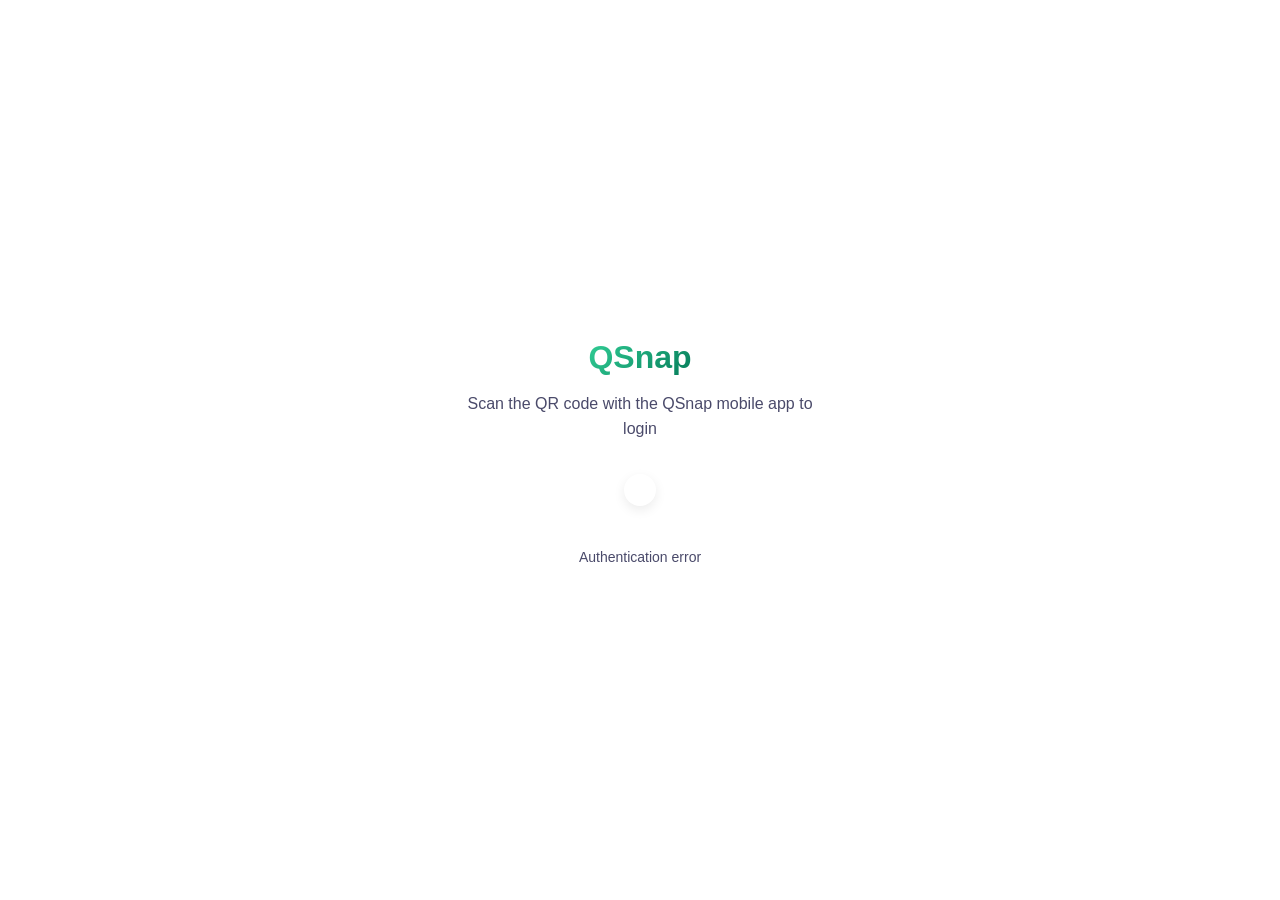
<file: app.html>
<!DOCTYPE html>
<html lang="ja">
<head>
    <meta charset="UTF-8">
    <meta name="viewport" content="width=device-width, initial-scale=1.0">
    <title>QSnap Web App - QRコード生成・読み取り・ファイル転送</title>
    <meta name="description" content="ブラウザでQRコードの生成・読み取り・ファイル転送ができるWebアプリ。アカウント不要・無料。">
    <meta name="robots" content="index, follow">
    <!-- Smart App Banner (iOS Safari / Google Play) -->
    <meta name="apple-itunes-app" content="app-id=6753971218">
    <meta name="google-play-app" content="app-id=com.sikakou.qrmemo">
    <!-- CSPは本番ビルド時にViteプラグインで注入。開発時は制限なし -->
  <script type="module" crossorigin src="./app-assets/index-BwwyoqVo.js"></script>
  <link rel="modulepreload" crossorigin href="./app-assets/vendor-DS5UYnvf.js">
  <link rel="modulepreload" crossorigin href="./app-assets/qr-CwW6xHHc.js">
  <link rel="modulepreload" crossorigin href="./app-assets/zip-A7otqcfx.js">
  <link rel="stylesheet" crossorigin href="./app-assets/index-BWxVDLhe.css">
    <meta http-equiv="Content-Security-Policy" content="default-src 'self'; connect-src 'self' https://qsnap-api.sikakou.workers.dev https://*.r2.cloudflarestorage.com; img-src 'self' blob: data: https://*.a8.net; style-src 'self' 'unsafe-inline'; media-src blob:">
</head>
<body>
    <div id="root"></div>
</body>
</html>
</file>
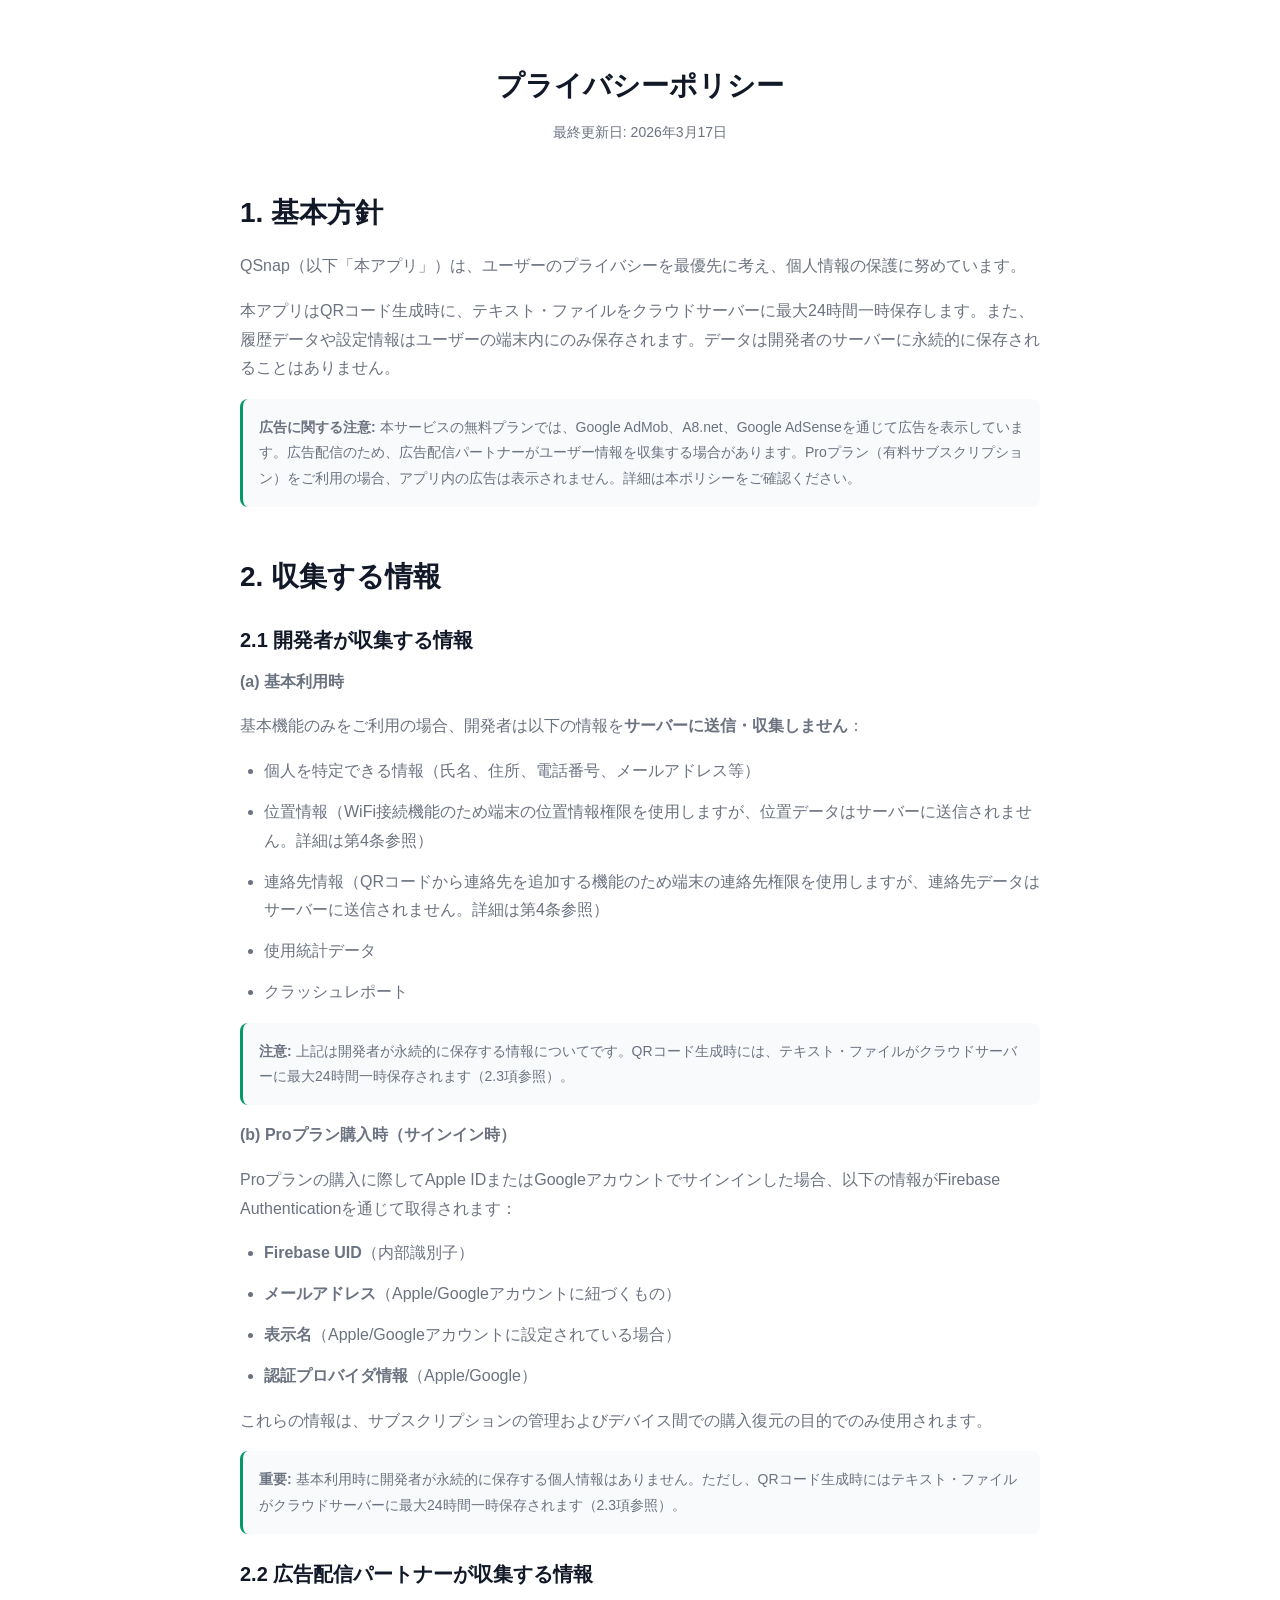
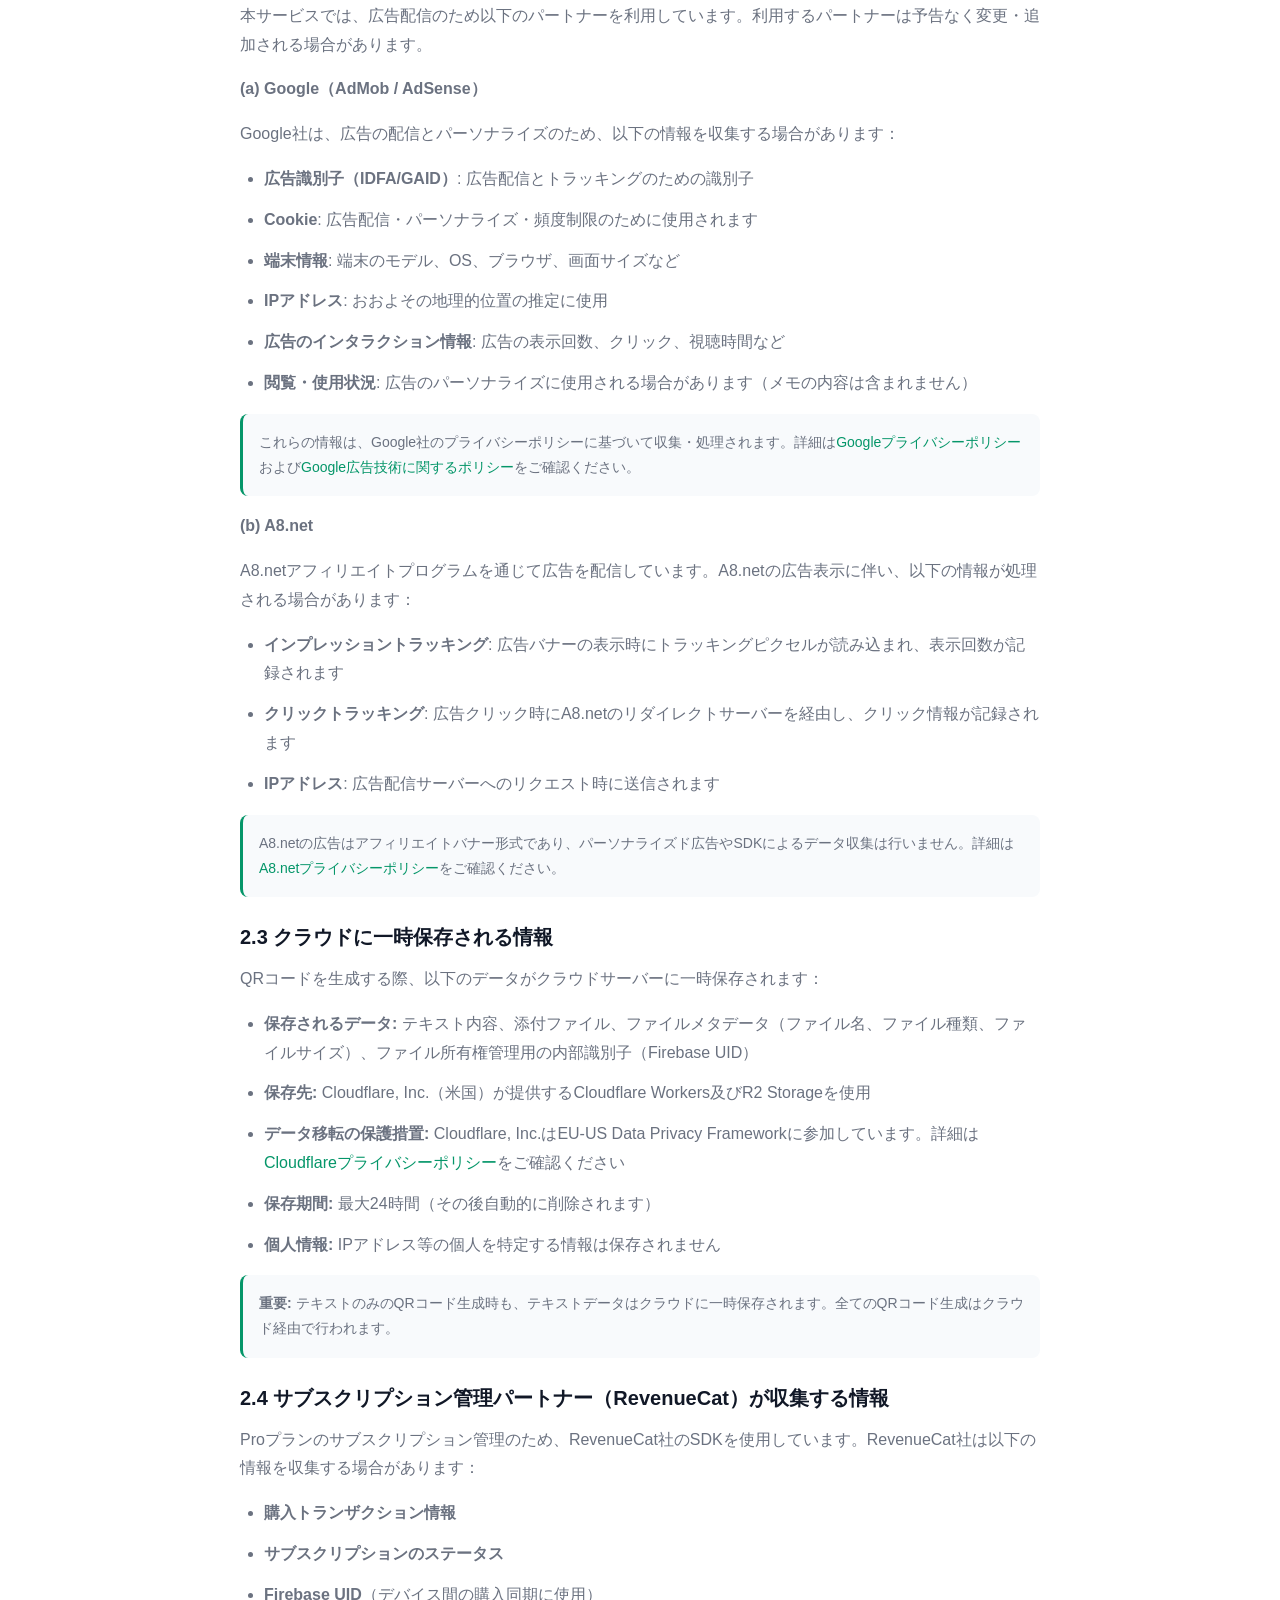
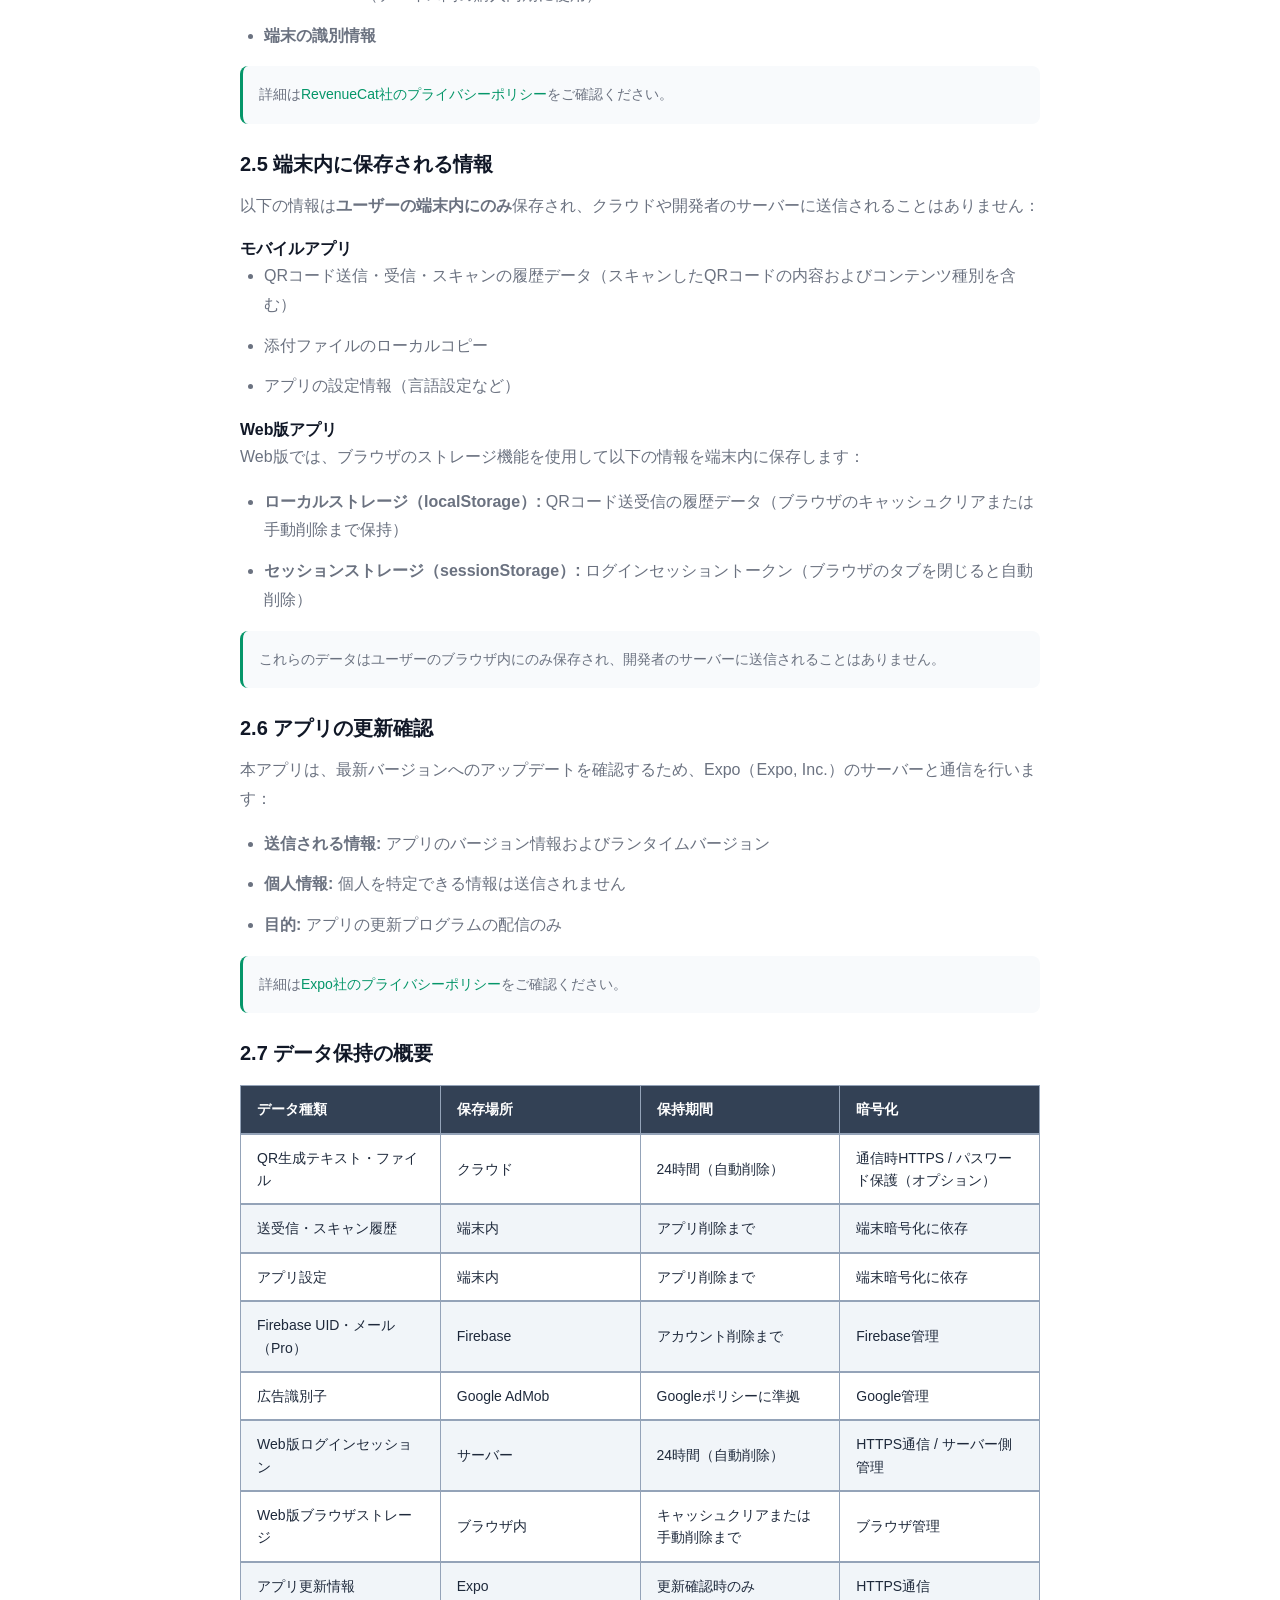
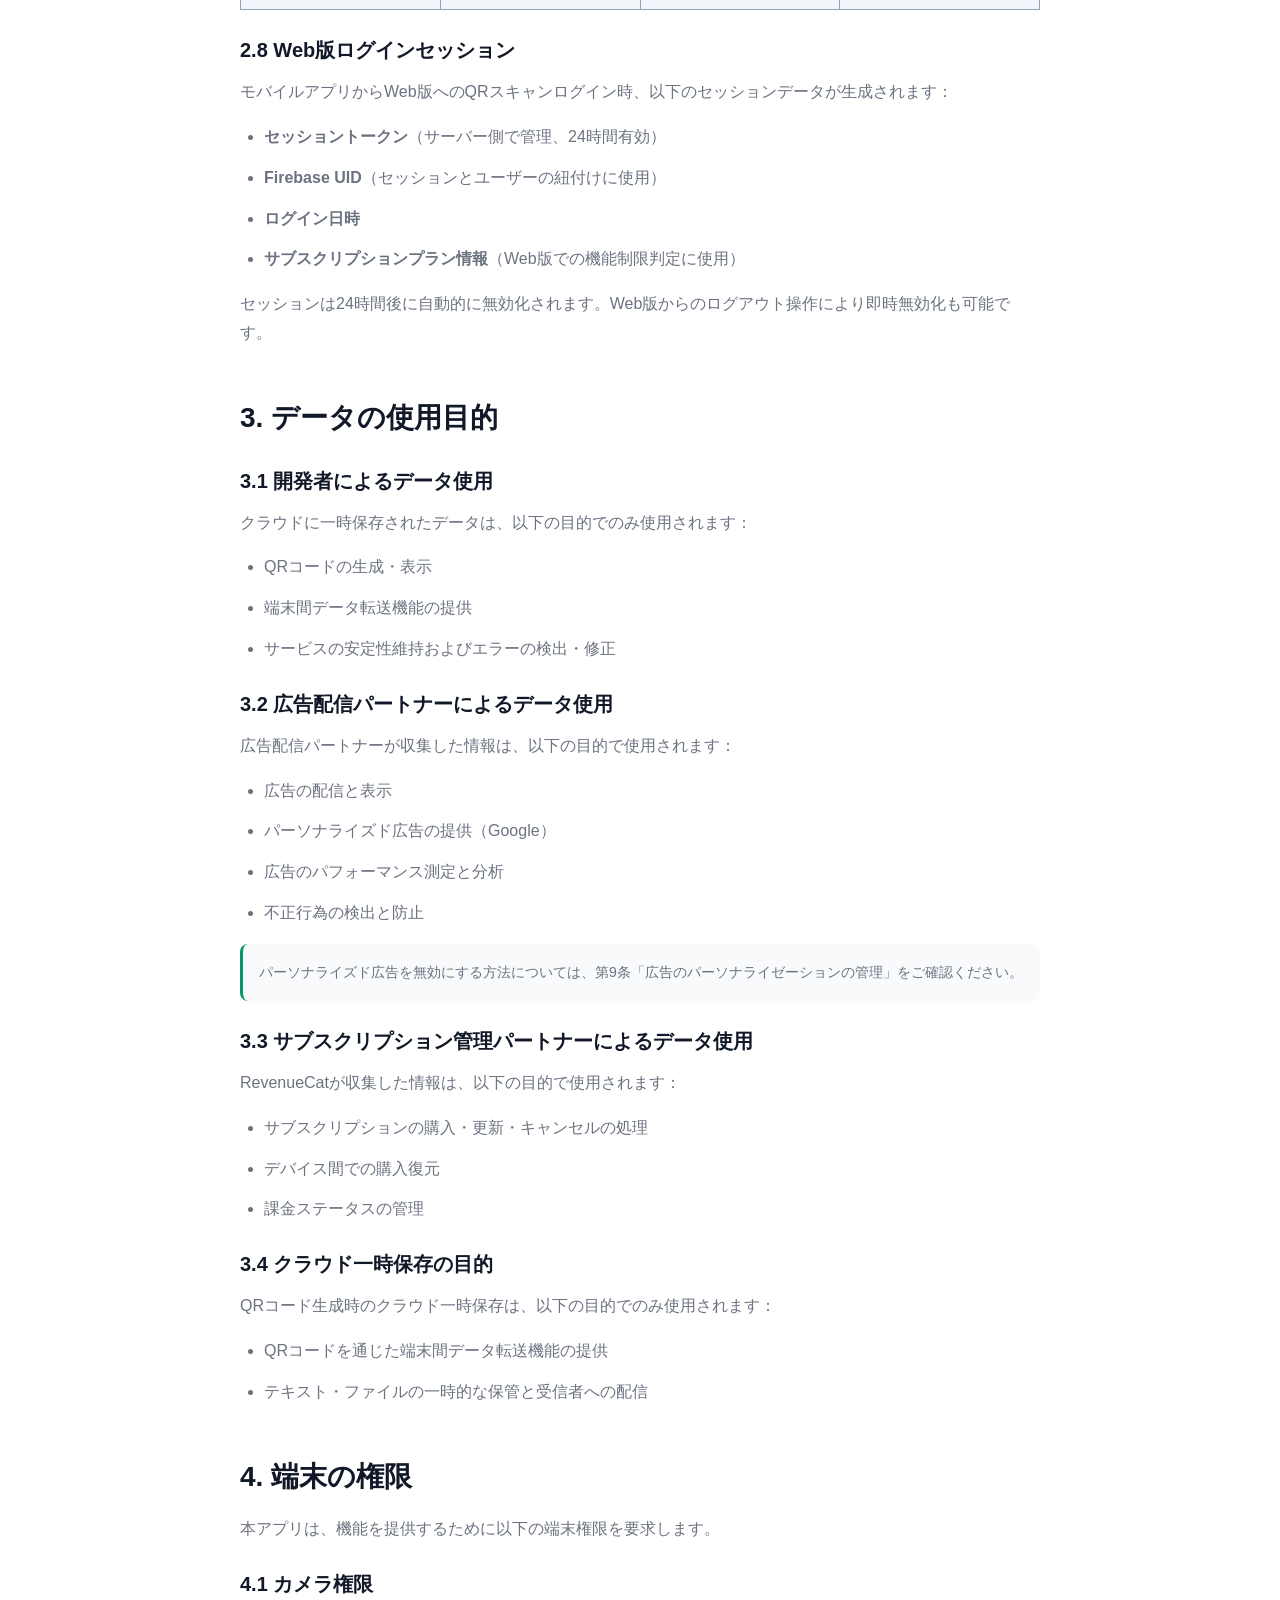
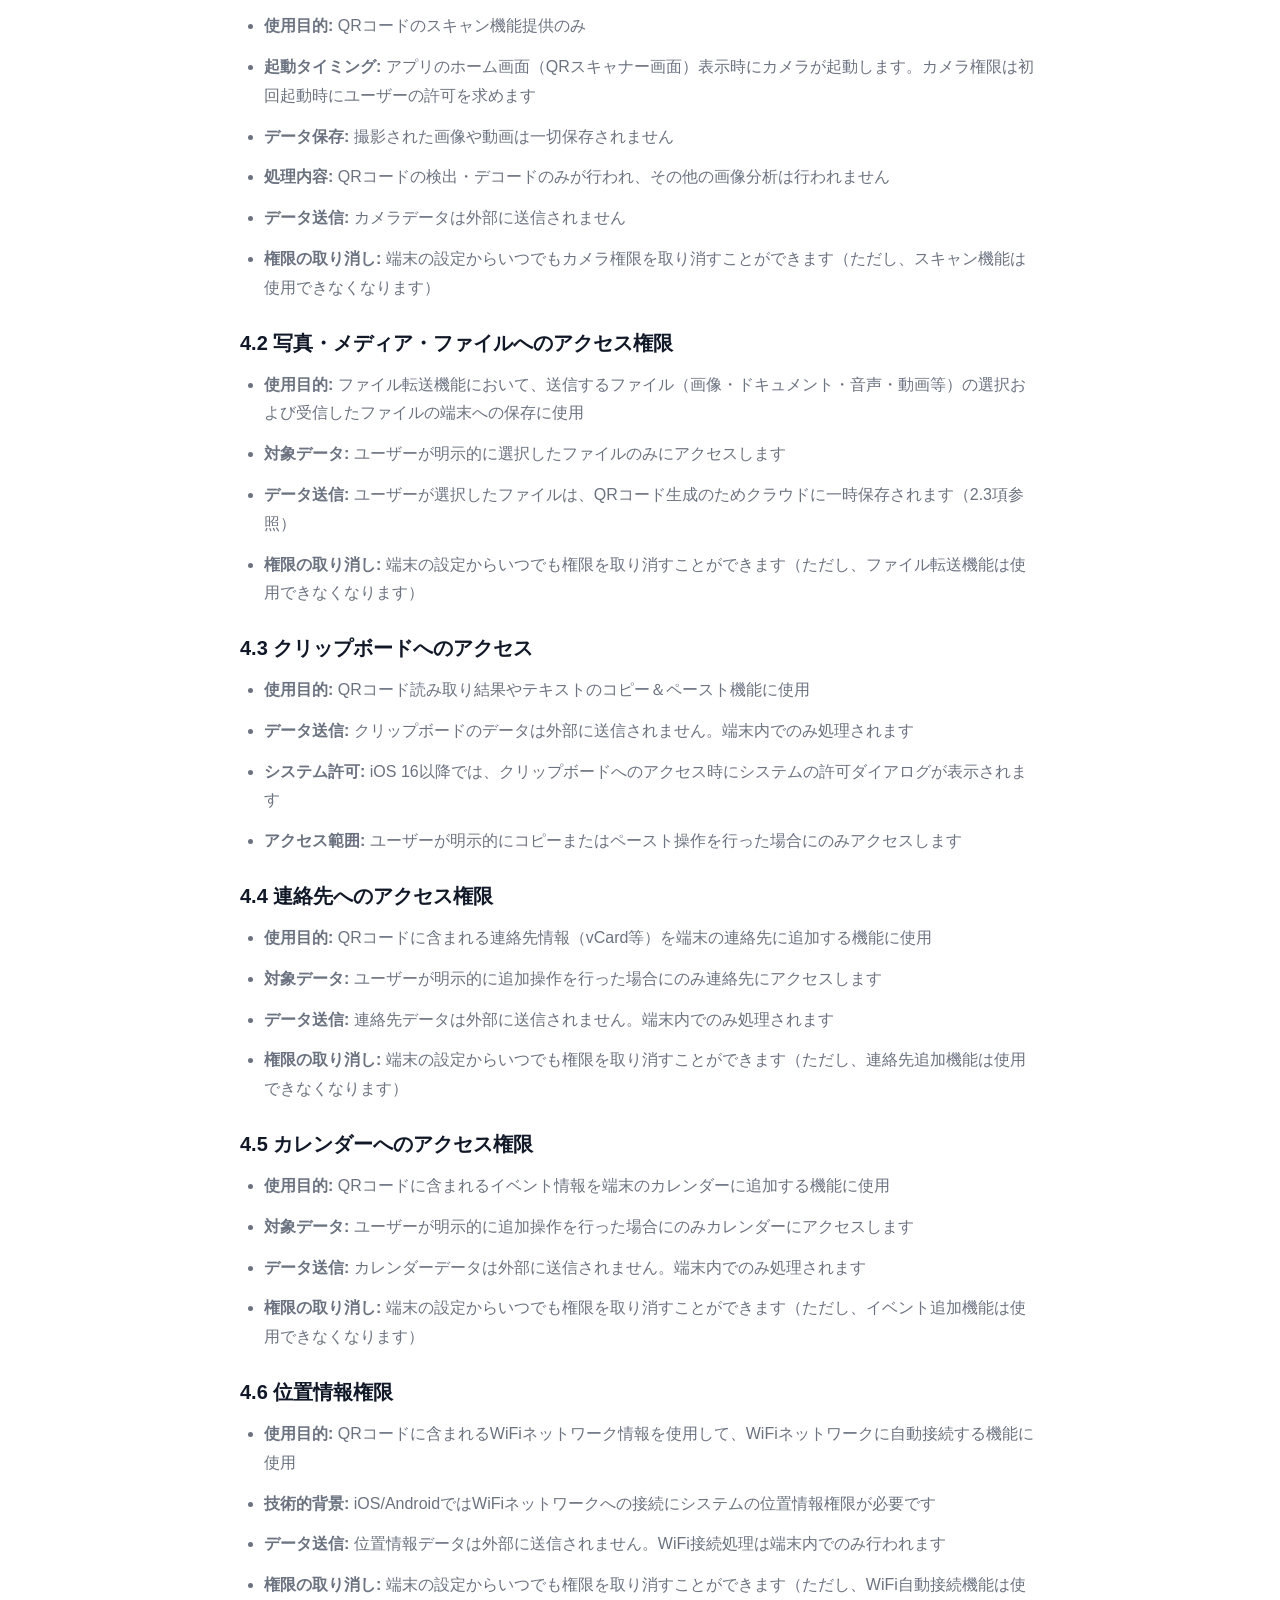
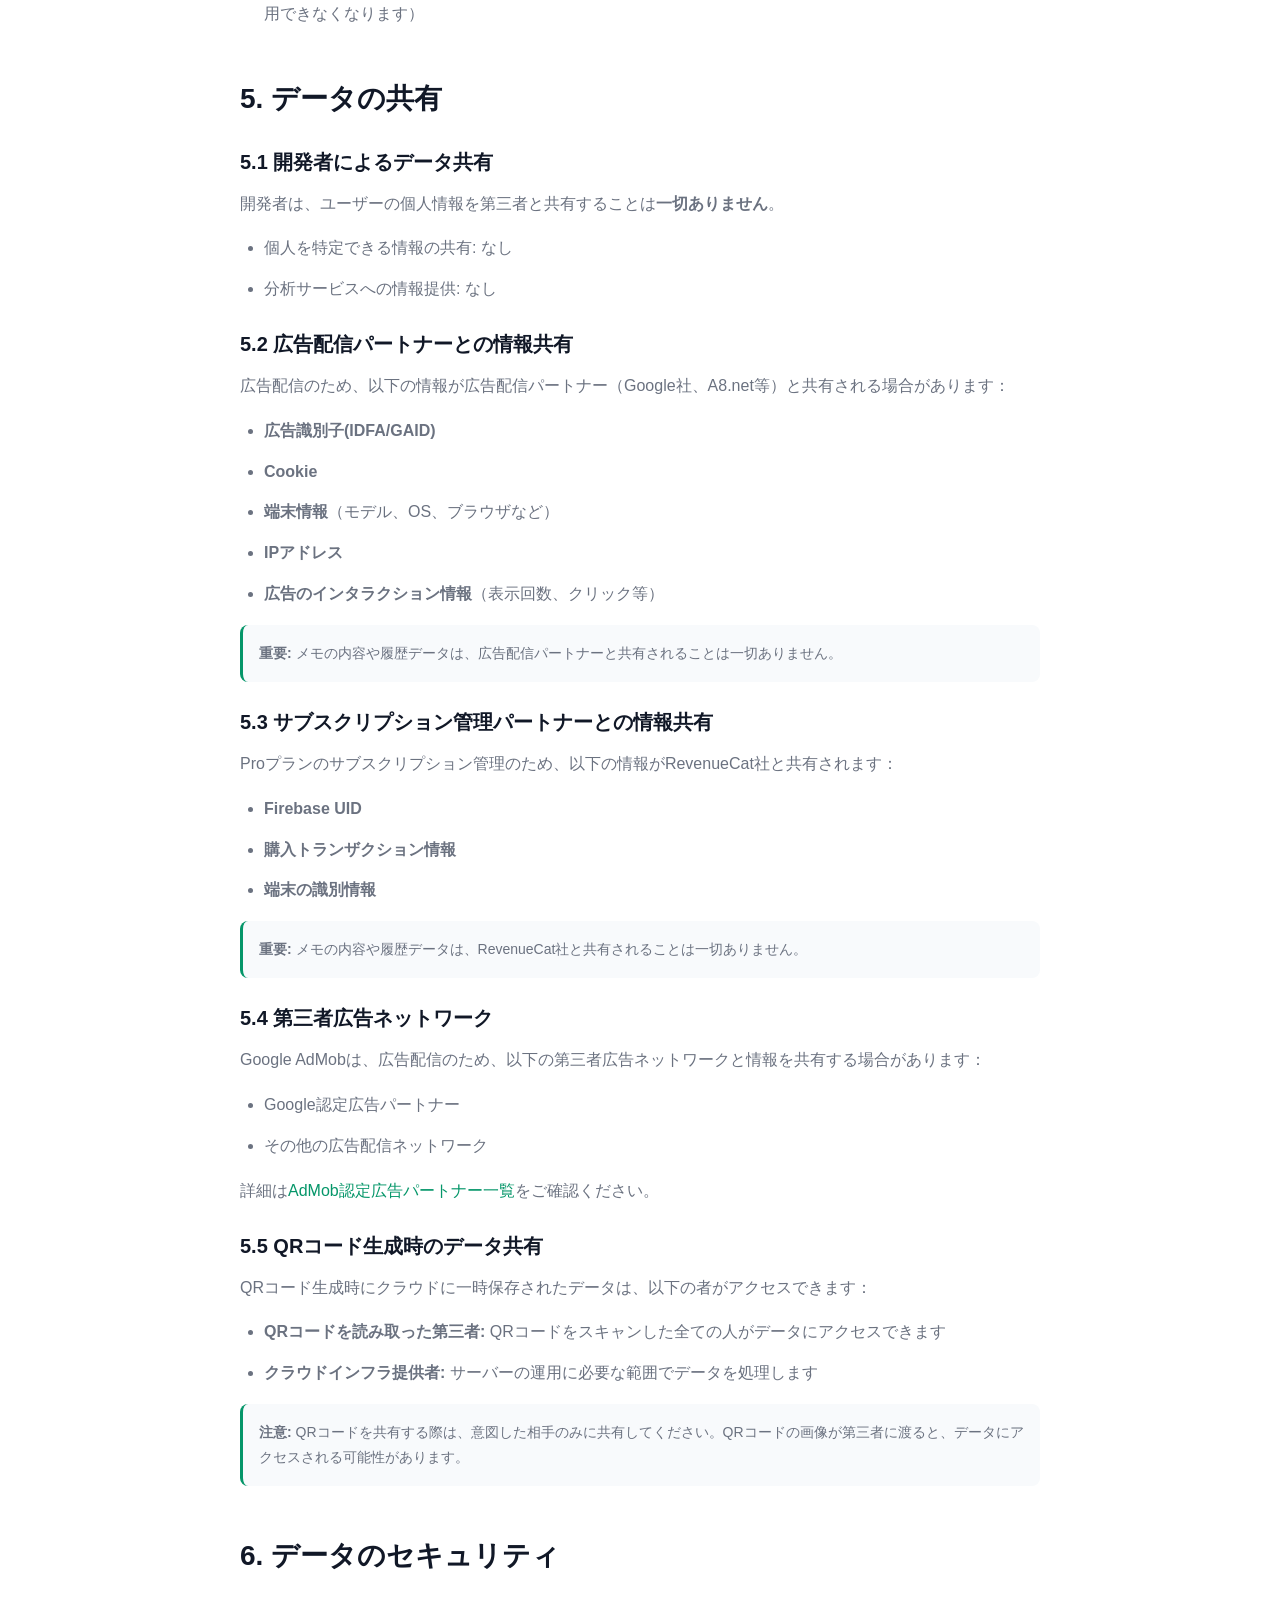
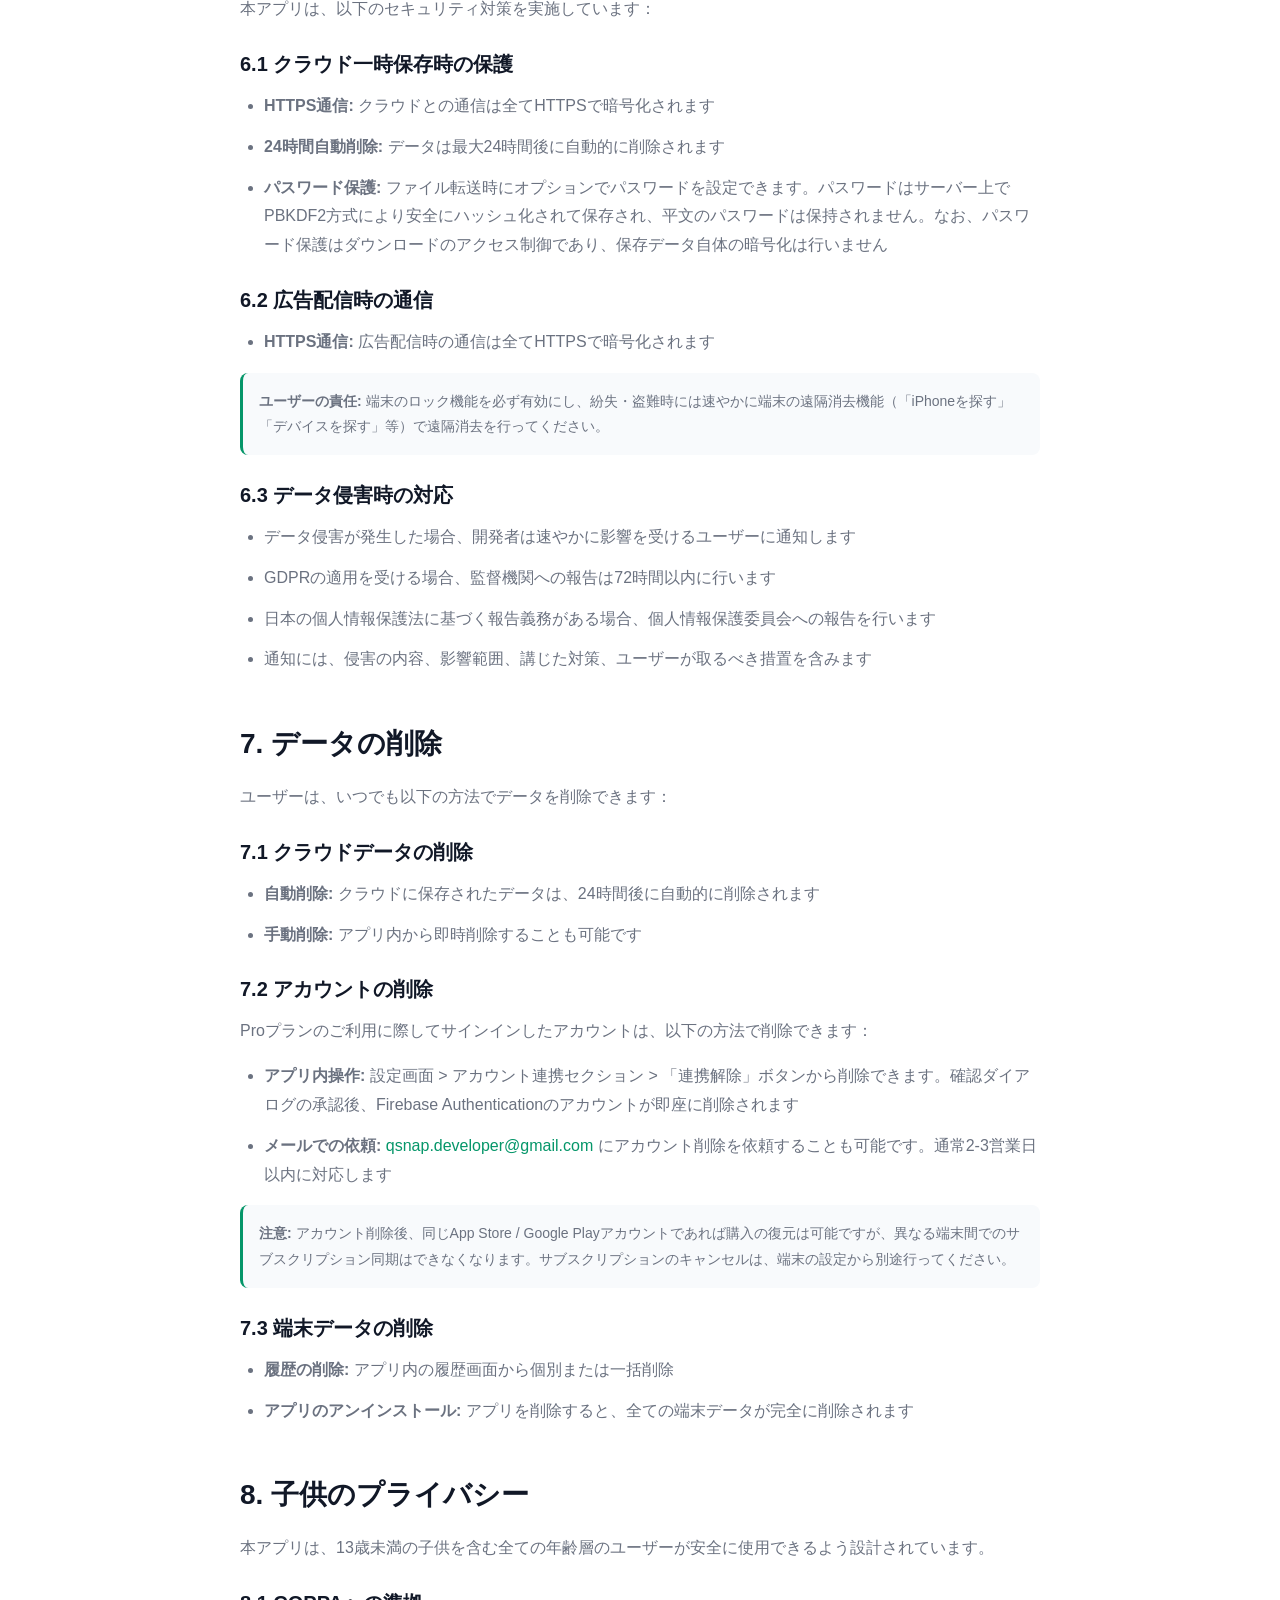
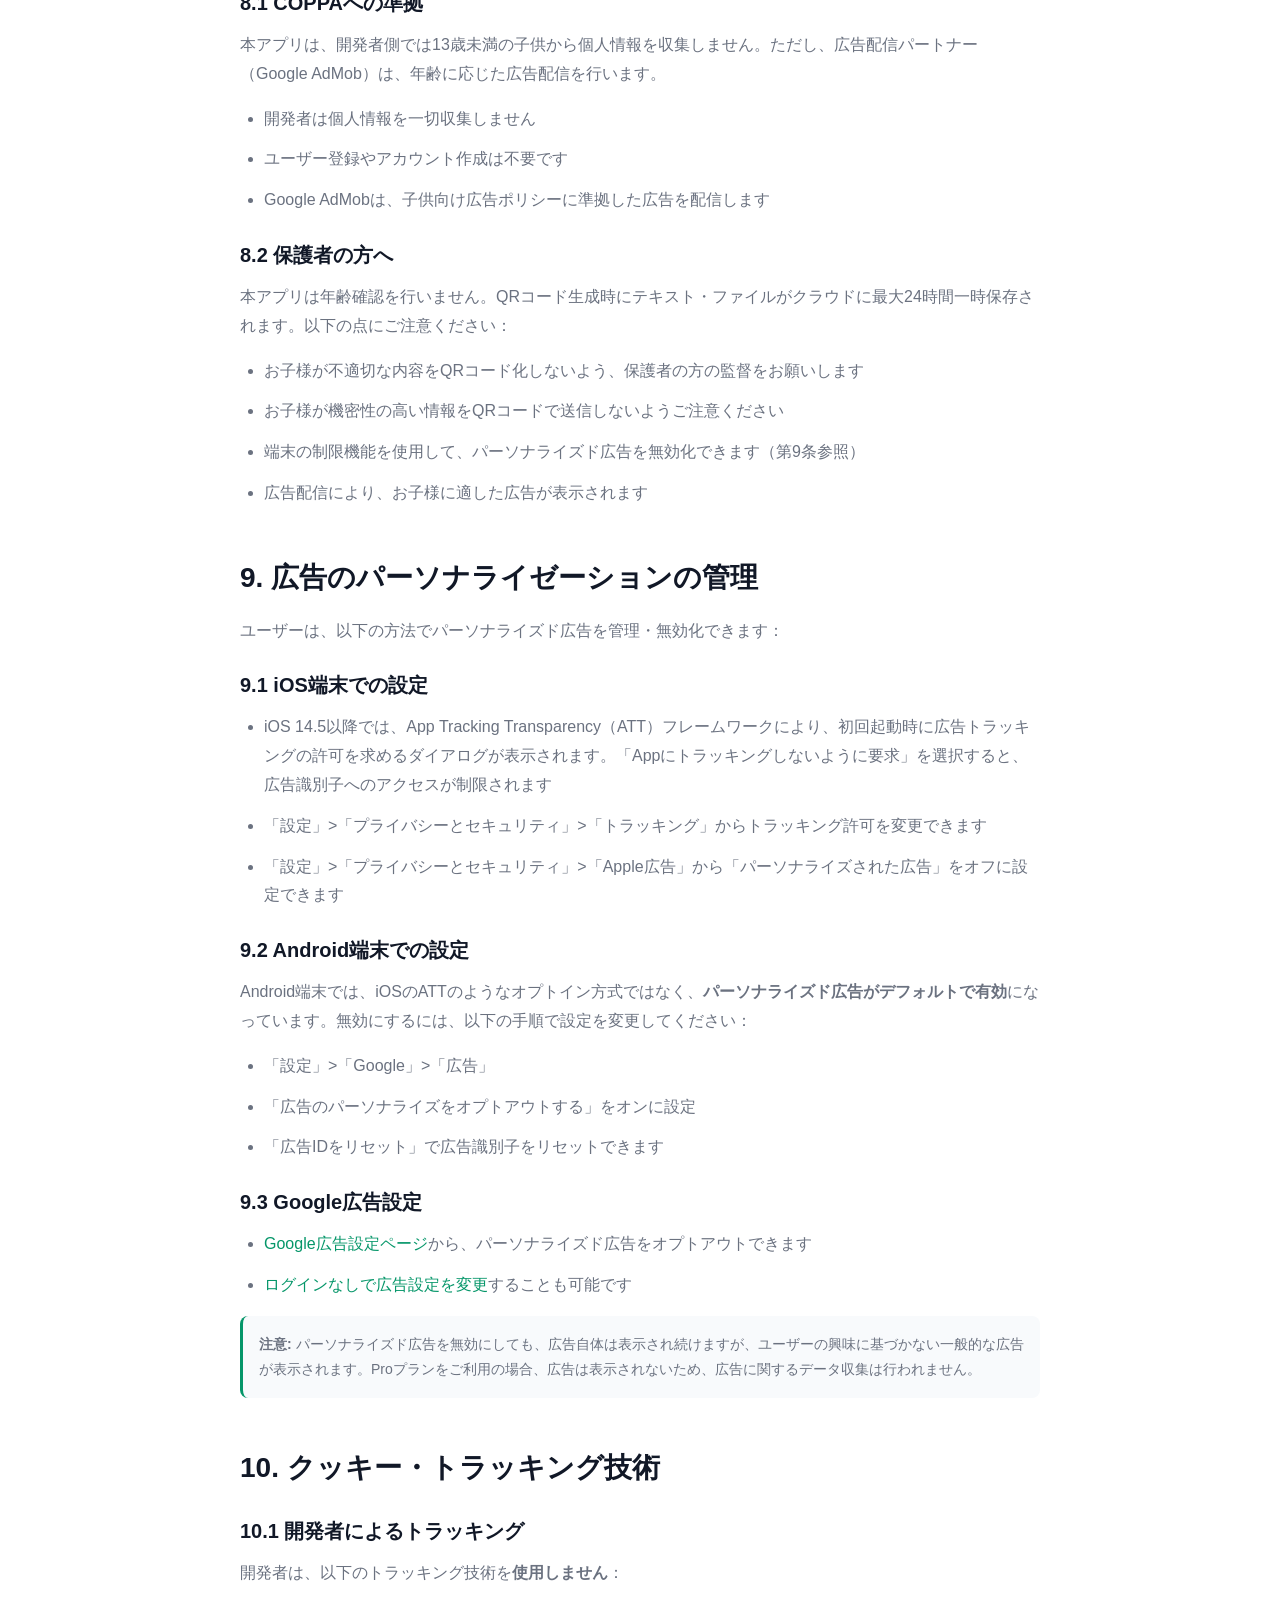
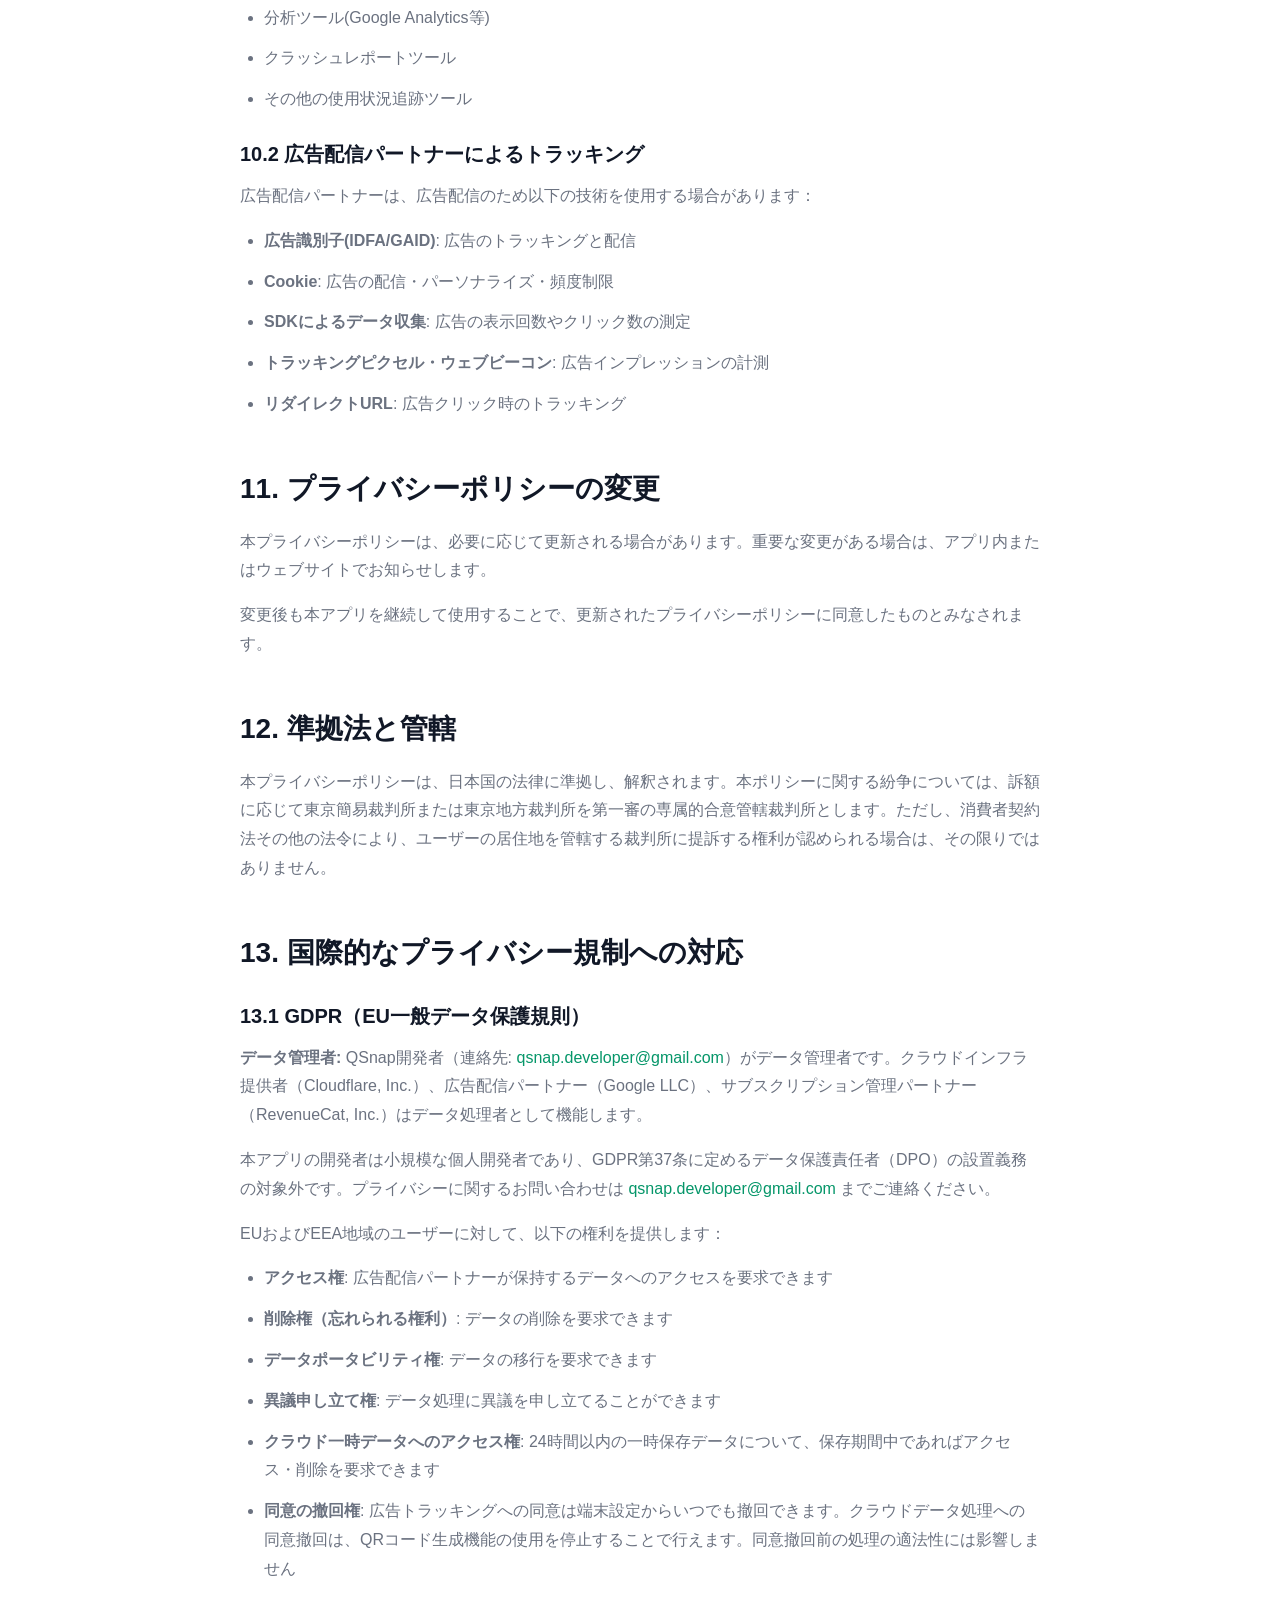
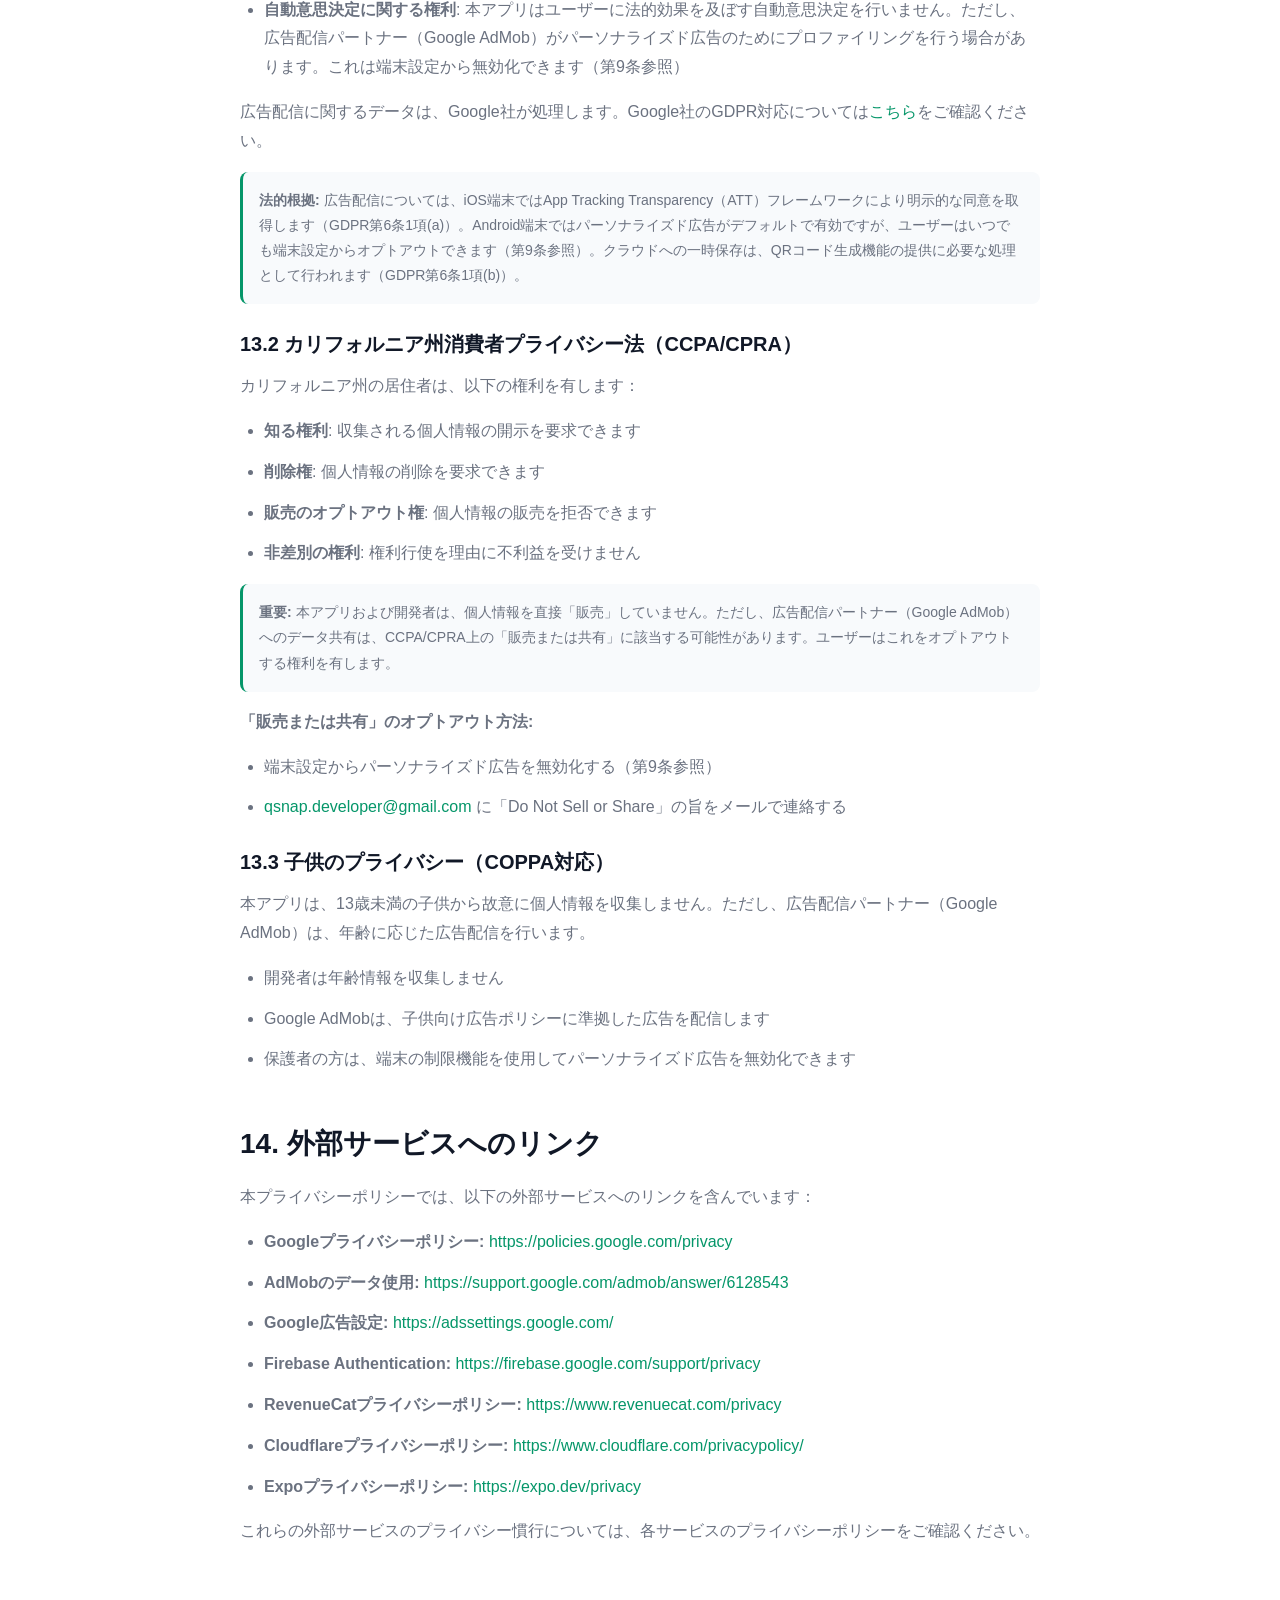
<file: policy.html>
<!DOCTYPE html>
<html lang="ja">
<head>
    <meta charset="UTF-8">
    <meta name="viewport" content="width=device-width, initial-scale=1.0">
    <meta http-equiv="X-UA-Compatible" content="ie=edge">

    <title>プライバシーポリシー - QSnap</title>
    <meta name="description" content="QSnapのプライバシーポリシー。ユーザーデータの取り扱いと保護について説明します。">
    <meta name="robots" content="index, follow">

    <link rel="icon" type="image/png" href="favicon.png">
    <link rel="stylesheet" href="styles.css">
</head>
<body>
    <!-- Main Content -->
    <main class="legal-content">
        <div class="container">
            <div class="legal-header">
                <h1 class="legal-title">プライバシーポリシー</h1>
                <p class="legal-date">最終更新日: 2026年3月17日</p>
            </div>

            <div class="legal-body">
                <section class="legal-section" id="pp-1">
                    <h2>1. 基本方針</h2>
                    <p>QSnap（以下「本アプリ」）は、ユーザーのプライバシーを最優先に考え、個人情報の保護に努めています。</p>
                    <p>本アプリはQRコード生成時に、テキスト・ファイルをクラウドサーバーに最大24時間一時保存します。また、履歴データや設定情報はユーザーの端末内にのみ保存されます。データは開発者のサーバーに永続的に保存されることはありません。</p>
                    <p class="note"><strong>広告に関する注意:</strong> 本サービスの無料プランでは、Google AdMob、A8.net、Google AdSenseを通じて広告を表示しています。広告配信のため、広告配信パートナーがユーザー情報を収集する場合があります。Proプラン（有料サブスクリプション）をご利用の場合、アプリ内の広告は表示されません。詳細は本ポリシーをご確認ください。</p>
                </section>

                <section class="legal-section" id="pp-2">
                    <h2>2. 収集する情報</h2>

                    <h3>2.1 開発者が収集する情報</h3>

                    <p><strong>(a) 基本利用時</strong></p>
                    <p>基本機能のみをご利用の場合、開発者は以下の情報を<strong>サーバーに送信・収集しません</strong>：</p>
                    <ul>
                        <li>個人を特定できる情報（氏名、住所、電話番号、メールアドレス等）</li>
                        <li>位置情報（WiFi接続機能のため端末の位置情報権限を使用しますが、位置データはサーバーに送信されません。詳細は第4条参照）</li>
                        <li>連絡先情報（QRコードから連絡先を追加する機能のため端末の連絡先権限を使用しますが、連絡先データはサーバーに送信されません。詳細は第4条参照）</li>
                        <li>使用統計データ</li>
                        <li>クラッシュレポート</li>
                    </ul>
                    <p class="note"><strong>注意:</strong> 上記は開発者が永続的に保存する情報についてです。QRコード生成時には、テキスト・ファイルがクラウドサーバーに最大24時間一時保存されます（2.3項参照）。</p>

                    <p><strong>(b) Proプラン購入時（サインイン時）</strong></p>
                    <p>Proプランの購入に際してApple IDまたはGoogleアカウントでサインインした場合、以下の情報がFirebase Authenticationを通じて取得されます：</p>
                    <ul>
                        <li><strong>Firebase UID</strong>（内部識別子）</li>
                        <li><strong>メールアドレス</strong>（Apple/Googleアカウントに紐づくもの）</li>
                        <li><strong>表示名</strong>（Apple/Googleアカウントに設定されている場合）</li>
                        <li><strong>認証プロバイダ情報</strong>（Apple/Google）</li>
                    </ul>
                    <p>これらの情報は、サブスクリプションの管理およびデバイス間での購入復元の目的でのみ使用されます。</p>

                    <p class="note"><strong>重要:</strong> 基本利用時に開発者が永続的に保存する個人情報はありません。ただし、QRコード生成時にはテキスト・ファイルがクラウドサーバーに最大24時間一時保存されます（2.3項参照）。</p>

                    <h3>2.2 広告配信パートナーが収集する情報</h3>
                    <p>本サービスでは、広告配信のため以下のパートナーを利用しています。利用するパートナーは予告なく変更・追加される場合があります。</p>

                    <p><strong>(a) Google（AdMob / AdSense）</strong></p>
                    <p>Google社は、広告の配信とパーソナライズのため、以下の情報を収集する場合があります：</p>
                    <ul>
                        <li><strong>広告識別子（IDFA/GAID）</strong>: 広告配信とトラッキングのための識別子</li>
                        <li><strong>Cookie</strong>: 広告配信・パーソナライズ・頻度制限のために使用されます</li>
                        <li><strong>端末情報</strong>: 端末のモデル、OS、ブラウザ、画面サイズなど</li>
                        <li><strong>IPアドレス</strong>: おおよその地理的位置の推定に使用</li>
                        <li><strong>広告のインタラクション情報</strong>: 広告の表示回数、クリック、視聴時間など</li>
                        <li><strong>閲覧・使用状況</strong>: 広告のパーソナライズに使用される場合があります（メモの内容は含まれません）</li>
                    </ul>
                    <p class="note">これらの情報は、Google社のプライバシーポリシーに基づいて収集・処理されます。詳細は<a href="https://policies.google.com/privacy" target="_blank" rel="noopener noreferrer">Googleプライバシーポリシー</a>および<a href="https://policies.google.com/technologies/ads" target="_blank" rel="noopener noreferrer">Google広告技術に関するポリシー</a>をご確認ください。</p>

                    <p><strong>(b) A8.net</strong></p>
                    <p>A8.netアフィリエイトプログラムを通じて広告を配信しています。A8.netの広告表示に伴い、以下の情報が処理される場合があります：</p>
                    <ul>
                        <li><strong>インプレッショントラッキング</strong>: 広告バナーの表示時にトラッキングピクセルが読み込まれ、表示回数が記録されます</li>
                        <li><strong>クリックトラッキング</strong>: 広告クリック時にA8.netのリダイレクトサーバーを経由し、クリック情報が記録されます</li>
                        <li><strong>IPアドレス</strong>: 広告配信サーバーへのリクエスト時に送信されます</li>
                    </ul>
                    <p class="note">A8.netの広告はアフィリエイトバナー形式であり、パーソナライズド広告やSDKによるデータ収集は行いません。詳細は<a href="https://www.a8.net/about/privacy.html" target="_blank" rel="noopener noreferrer">A8.netプライバシーポリシー</a>をご確認ください。</p>

                    <h3>2.3 クラウドに一時保存される情報</h3>
                    <p>QRコードを生成する際、以下のデータがクラウドサーバーに一時保存されます：</p>
                    <ul>
                        <li><strong>保存されるデータ:</strong> テキスト内容、添付ファイル、ファイルメタデータ（ファイル名、ファイル種類、ファイルサイズ）、ファイル所有権管理用の内部識別子（Firebase UID）</li>
                        <li><strong>保存先:</strong> Cloudflare, Inc.（米国）が提供するCloudflare Workers及びR2 Storageを使用</li>
                        <li><strong>データ移転の保護措置:</strong> Cloudflare, Inc.はEU-US Data Privacy Frameworkに参加しています。詳細は<a href="https://www.cloudflare.com/privacypolicy/" target="_blank" rel="noopener noreferrer">Cloudflareプライバシーポリシー</a>をご確認ください</li>
                        <li><strong>保存期間:</strong> 最大24時間（その後自動的に削除されます）</li>
                        <li><strong>個人情報:</strong> IPアドレス等の個人を特定する情報は保存されません</li>
                    </ul>
                    <p class="note"><strong>重要:</strong> テキストのみのQRコード生成時も、テキストデータはクラウドに一時保存されます。全てのQRコード生成はクラウド経由で行われます。</p>

                    <h3>2.4 サブスクリプション管理パートナー（RevenueCat）が収集する情報</h3>
                    <p>Proプランのサブスクリプション管理のため、RevenueCat社のSDKを使用しています。RevenueCat社は以下の情報を収集する場合があります：</p>
                    <ul>
                        <li><strong>購入トランザクション情報</strong></li>
                        <li><strong>サブスクリプションのステータス</strong></li>
                        <li><strong>Firebase UID</strong>（デバイス間の購入同期に使用）</li>
                        <li><strong>端末の識別情報</strong></li>
                    </ul>
                    <p class="note">詳細は<a href="https://www.revenuecat.com/privacy" target="_blank" rel="noopener noreferrer">RevenueCat社のプライバシーポリシー</a>をご確認ください。</p>

                    <h3>2.5 端末内に保存される情報</h3>
                    <p>以下の情報は<strong>ユーザーの端末内にのみ</strong>保存され、クラウドや開発者のサーバーに送信されることはありません：</p>
                    <h4>モバイルアプリ</h4>
                    <ul>
                        <li>QRコード送信・受信・スキャンの履歴データ（スキャンしたQRコードの内容およびコンテンツ種別を含む）</li>
                        <li>添付ファイルのローカルコピー</li>
                        <li>アプリの設定情報（言語設定など）</li>
                    </ul>
                    <h4>Web版アプリ</h4>
                    <p>Web版では、ブラウザのストレージ機能を使用して以下の情報を端末内に保存します：</p>
                    <ul>
                        <li><strong>ローカルストレージ（localStorage）:</strong> QRコード送受信の履歴データ（ブラウザのキャッシュクリアまたは手動削除まで保持）</li>
                        <li><strong>セッションストレージ（sessionStorage）:</strong> ログインセッショントークン（ブラウザのタブを閉じると自動削除）</li>
                    </ul>
                    <p class="note">これらのデータはユーザーのブラウザ内にのみ保存され、開発者のサーバーに送信されることはありません。</p>

                    <h3>2.6 アプリの更新確認</h3>
                    <p>本アプリは、最新バージョンへのアップデートを確認するため、Expo（Expo, Inc.）のサーバーと通信を行います：</p>
                    <ul>
                        <li><strong>送信される情報:</strong> アプリのバージョン情報およびランタイムバージョン</li>
                        <li><strong>個人情報:</strong> 個人を特定できる情報は送信されません</li>
                        <li><strong>目的:</strong> アプリの更新プログラムの配信のみ</li>
                    </ul>
                    <p class="note">詳細は<a href="https://expo.dev/privacy" target="_blank" rel="noopener noreferrer">Expo社のプライバシーポリシー</a>をご確認ください。</p>

                    <h3>2.7 データ保持の概要</h3>
                    <table class="data-table">
                        <thead>
                            <tr>
                                <th>データ種類</th>
                                <th>保存場所</th>
                                <th>保持期間</th>
                                <th>暗号化</th>
                            </tr>
                        </thead>
                        <tbody>
                            <tr>
                                <td>QR生成テキスト・ファイル</td>
                                <td>クラウド</td>
                                <td>24時間（自動削除）</td>
                                <td>通信時HTTPS / パスワード保護（オプション）</td>
                            </tr>
                            <tr>
                                <td>送受信・スキャン履歴</td>
                                <td>端末内</td>
                                <td>アプリ削除まで</td>
                                <td>端末暗号化に依存</td>
                            </tr>
                            <tr>
                                <td>アプリ設定</td>
                                <td>端末内</td>
                                <td>アプリ削除まで</td>
                                <td>端末暗号化に依存</td>
                            </tr>
                            <tr>
                                <td>Firebase UID・メール（Pro）</td>
                                <td>Firebase</td>
                                <td>アカウント削除まで</td>
                                <td>Firebase管理</td>
                            </tr>
                            <tr>
                                <td>広告識別子</td>
                                <td>Google AdMob</td>
                                <td>Googleポリシーに準拠</td>
                                <td>Google管理</td>
                            </tr>
                            <tr>
                                <td>Web版ログインセッション</td>
                                <td>サーバー</td>
                                <td>24時間（自動削除）</td>
                                <td>HTTPS通信 / サーバー側管理</td>
                            </tr>
                            <tr>
                                <td>Web版ブラウザストレージ</td>
                                <td>ブラウザ内</td>
                                <td>キャッシュクリアまたは手動削除まで</td>
                                <td>ブラウザ管理</td>
                            </tr>
                            <tr>
                                <td>アプリ更新情報</td>
                                <td>Expo</td>
                                <td>更新確認時のみ</td>
                                <td>HTTPS通信</td>
                            </tr>
                        </tbody>
                    </table>

                    <h3>2.8 Web版ログインセッション</h3>
                    <p>モバイルアプリからWeb版へのQRスキャンログイン時、以下のセッションデータが生成されます：</p>
                    <ul>
                        <li><strong>セッショントークン</strong>（サーバー側で管理、24時間有効）</li>
                        <li><strong>Firebase UID</strong>（セッションとユーザーの紐付けに使用）</li>
                        <li><strong>ログイン日時</strong></li>
                        <li><strong>サブスクリプションプラン情報</strong>（Web版での機能制限判定に使用）</li>
                    </ul>
                    <p>セッションは24時間後に自動的に無効化されます。Web版からのログアウト操作により即時無効化も可能です。</p>
                </section>

                <section class="legal-section" id="pp-3">
                    <h2>3. データの使用目的</h2>

                    <h3>3.1 開発者によるデータ使用</h3>
                    <p>クラウドに一時保存されたデータは、以下の目的でのみ使用されます：</p>
                    <ul>
                        <li>QRコードの生成・表示</li>
                        <li>端末間データ転送機能の提供</li>
                        <li>サービスの安定性維持およびエラーの検出・修正</li>
                    </ul>

                    <h3>3.2 広告配信パートナーによるデータ使用</h3>
                    <p>広告配信パートナーが収集した情報は、以下の目的で使用されます：</p>
                    <ul>
                        <li>広告の配信と表示</li>
                        <li>パーソナライズド広告の提供（Google）</li>
                        <li>広告のパフォーマンス測定と分析</li>
                        <li>不正行為の検出と防止</li>
                    </ul>
                    <p class="note">パーソナライズド広告を無効にする方法については、第9条「広告のパーソナライゼーションの管理」をご確認ください。</p>

                    <h3>3.3 サブスクリプション管理パートナーによるデータ使用</h3>
                    <p>RevenueCatが収集した情報は、以下の目的で使用されます：</p>
                    <ul>
                        <li>サブスクリプションの購入・更新・キャンセルの処理</li>
                        <li>デバイス間での購入復元</li>
                        <li>課金ステータスの管理</li>
                    </ul>

                    <h3>3.4 クラウド一時保存の目的</h3>
                    <p>QRコード生成時のクラウド一時保存は、以下の目的でのみ使用されます：</p>
                    <ul>
                        <li>QRコードを通じた端末間データ転送機能の提供</li>
                        <li>テキスト・ファイルの一時的な保管と受信者への配信</li>
                    </ul>
                </section>

                <section class="legal-section" id="pp-4">
                    <h2>4. 端末の権限</h2>
                    <p>本アプリは、機能を提供するために以下の端末権限を要求します。</p>

                    <h3>4.1 カメラ権限</h3>
                    <ul>
                        <li><strong>使用目的:</strong> QRコードのスキャン機能提供のみ</li>
                        <li><strong>起動タイミング:</strong> アプリのホーム画面（QRスキャナー画面）表示時にカメラが起動します。カメラ権限は初回起動時にユーザーの許可を求めます</li>
                        <li><strong>データ保存:</strong> 撮影された画像や動画は一切保存されません</li>
                        <li><strong>処理内容:</strong> QRコードの検出・デコードのみが行われ、その他の画像分析は行われません</li>
                        <li><strong>データ送信:</strong> カメラデータは外部に送信されません</li>
                        <li><strong>権限の取り消し:</strong> 端末の設定からいつでもカメラ権限を取り消すことができます（ただし、スキャン機能は使用できなくなります）</li>
                    </ul>

                    <h3>4.2 写真・メディア・ファイルへのアクセス権限</h3>
                    <ul>
                        <li><strong>使用目的:</strong> ファイル転送機能において、送信するファイル（画像・ドキュメント・音声・動画等）の選択および受信したファイルの端末への保存に使用</li>
                        <li><strong>対象データ:</strong> ユーザーが明示的に選択したファイルのみにアクセスします</li>
                        <li><strong>データ送信:</strong> ユーザーが選択したファイルは、QRコード生成のためクラウドに一時保存されます（2.3項参照）</li>
                        <li><strong>権限の取り消し:</strong> 端末の設定からいつでも権限を取り消すことができます（ただし、ファイル転送機能は使用できなくなります）</li>
                    </ul>

                    <h3>4.3 クリップボードへのアクセス</h3>
                    <ul>
                        <li><strong>使用目的:</strong> QRコード読み取り結果やテキストのコピー＆ペースト機能に使用</li>
                        <li><strong>データ送信:</strong> クリップボードのデータは外部に送信されません。端末内でのみ処理されます</li>
                        <li><strong>システム許可:</strong> iOS 16以降では、クリップボードへのアクセス時にシステムの許可ダイアログが表示されます</li>
                        <li><strong>アクセス範囲:</strong> ユーザーが明示的にコピーまたはペースト操作を行った場合にのみアクセスします</li>
                    </ul>

                    <h3>4.4 連絡先へのアクセス権限</h3>
                    <ul>
                        <li><strong>使用目的:</strong> QRコードに含まれる連絡先情報（vCard等）を端末の連絡先に追加する機能に使用</li>
                        <li><strong>対象データ:</strong> ユーザーが明示的に追加操作を行った場合にのみ連絡先にアクセスします</li>
                        <li><strong>データ送信:</strong> 連絡先データは外部に送信されません。端末内でのみ処理されます</li>
                        <li><strong>権限の取り消し:</strong> 端末の設定からいつでも権限を取り消すことができます（ただし、連絡先追加機能は使用できなくなります）</li>
                    </ul>

                    <h3>4.5 カレンダーへのアクセス権限</h3>
                    <ul>
                        <li><strong>使用目的:</strong> QRコードに含まれるイベント情報を端末のカレンダーに追加する機能に使用</li>
                        <li><strong>対象データ:</strong> ユーザーが明示的に追加操作を行った場合にのみカレンダーにアクセスします</li>
                        <li><strong>データ送信:</strong> カレンダーデータは外部に送信されません。端末内でのみ処理されます</li>
                        <li><strong>権限の取り消し:</strong> 端末の設定からいつでも権限を取り消すことができます（ただし、イベント追加機能は使用できなくなります）</li>
                    </ul>

                    <h3>4.6 位置情報権限</h3>
                    <ul>
                        <li><strong>使用目的:</strong> QRコードに含まれるWiFiネットワーク情報を使用して、WiFiネットワークに自動接続する機能に使用</li>
                        <li><strong>技術的背景:</strong> iOS/AndroidではWiFiネットワークへの接続にシステムの位置情報権限が必要です</li>
                        <li><strong>データ送信:</strong> 位置情報データは外部に送信されません。WiFi接続処理は端末内でのみ行われます</li>
                        <li><strong>権限の取り消し:</strong> 端末の設定からいつでも権限を取り消すことができます（ただし、WiFi自動接続機能は使用できなくなります）</li>
                    </ul>
                </section>

                <section class="legal-section" id="pp-5">
                    <h2>5. データの共有</h2>

                    <h3>5.1 開発者によるデータ共有</h3>
                    <p>開発者は、ユーザーの個人情報を第三者と共有することは<strong>一切ありません</strong>。</p>
                    <ul>
                        <li>個人を特定できる情報の共有: なし</li>
                        <li>分析サービスへの情報提供: なし</li>
                    </ul>

                    <h3>5.2 広告配信パートナーとの情報共有</h3>
                    <p>広告配信のため、以下の情報が広告配信パートナー（Google社、A8.net等）と共有される場合があります：</p>
                    <ul>
                        <li><strong>広告識別子(IDFA/GAID)</strong></li>
                        <li><strong>Cookie</strong></li>
                        <li><strong>端末情報</strong>（モデル、OS、ブラウザなど）</li>
                        <li><strong>IPアドレス</strong></li>
                        <li><strong>広告のインタラクション情報</strong>（表示回数、クリック等）</li>
                    </ul>
                    <p class="note"><strong>重要:</strong> メモの内容や履歴データは、広告配信パートナーと共有されることは一切ありません。</p>

                    <h3>5.3 サブスクリプション管理パートナーとの情報共有</h3>
                    <p>Proプランのサブスクリプション管理のため、以下の情報がRevenueCat社と共有されます：</p>
                    <ul>
                        <li><strong>Firebase UID</strong></li>
                        <li><strong>購入トランザクション情報</strong></li>
                        <li><strong>端末の識別情報</strong></li>
                    </ul>
                    <p class="note"><strong>重要:</strong> メモの内容や履歴データは、RevenueCat社と共有されることは一切ありません。</p>

                    <h3>5.4 第三者広告ネットワーク</h3>
                    <p>Google AdMobは、広告配信のため、以下の第三者広告ネットワークと情報を共有する場合があります：</p>
                    <ul>
                        <li>Google認定広告パートナー</li>
                        <li>その他の広告配信ネットワーク</li>
                    </ul>
                    <p>詳細は<a href="https://support.google.com/admob/answer/9012903" target="_blank" rel="noopener noreferrer">AdMob認定広告パートナー一覧</a>をご確認ください。</p>

                    <h3>5.5 QRコード生成時のデータ共有</h3>
                    <p>QRコード生成時にクラウドに一時保存されたデータは、以下の者がアクセスできます：</p>
                    <ul>
                        <li><strong>QRコードを読み取った第三者:</strong> QRコードをスキャンした全ての人がデータにアクセスできます</li>
                        <li><strong>クラウドインフラ提供者:</strong> サーバーの運用に必要な範囲でデータを処理します</li>
                    </ul>
                    <p class="note"><strong>注意:</strong> QRコードを共有する際は、意図した相手のみに共有してください。QRコードの画像が第三者に渡ると、データにアクセスされる可能性があります。</p>
                </section>

                <section class="legal-section" id="pp-6">
                    <h2>6. データのセキュリティ</h2>
                    <p>本アプリは、以下のセキュリティ対策を実施しています：</p>

                    <h3>6.1 クラウド一時保存時の保護</h3>
                    <ul>
                        <li><strong>HTTPS通信:</strong> クラウドとの通信は全てHTTPSで暗号化されます</li>
                        <li><strong>24時間自動削除:</strong> データは最大24時間後に自動的に削除されます</li>
                        <li><strong>パスワード保護:</strong> ファイル転送時にオプションでパスワードを設定できます。パスワードはサーバー上でPBKDF2方式により安全にハッシュ化されて保存され、平文のパスワードは保持されません。なお、パスワード保護はダウンロードのアクセス制御であり、保存データ自体の暗号化は行いません</li>
                    </ul>

                    <h3>6.2 広告配信時の通信</h3>
                    <ul>
                        <li><strong>HTTPS通信:</strong> 広告配信時の通信は全てHTTPSで暗号化されます</li>
                    </ul>
                    <p class="note"><strong>ユーザーの責任:</strong> 端末のロック機能を必ず有効にし、紛失・盗難時には速やかに端末の遠隔消去機能（「iPhoneを探す」「デバイスを探す」等）で遠隔消去を行ってください。</p>

                    <h3>6.3 データ侵害時の対応</h3>
                    <ul>
                        <li>データ侵害が発生した場合、開発者は速やかに影響を受けるユーザーに通知します</li>
                        <li>GDPRの適用を受ける場合、監督機関への報告は72時間以内に行います</li>
                        <li>日本の個人情報保護法に基づく報告義務がある場合、個人情報保護委員会への報告を行います</li>
                        <li>通知には、侵害の内容、影響範囲、講じた対策、ユーザーが取るべき措置を含みます</li>
                    </ul>
                </section>

                <section class="legal-section" id="pp-7">
                    <h2>7. データの削除</h2>
                    <p>ユーザーは、いつでも以下の方法でデータを削除できます：</p>

                    <h3>7.1 クラウドデータの削除</h3>
                    <ul>
                        <li><strong>自動削除:</strong> クラウドに保存されたデータは、24時間後に自動的に削除されます</li>
                        <li><strong>手動削除:</strong> アプリ内から即時削除することも可能です</li>
                    </ul>

                    <h3>7.2 アカウントの削除</h3>
                    <p>Proプランのご利用に際してサインインしたアカウントは、以下の方法で削除できます：</p>
                    <ul>
                        <li><strong>アプリ内操作:</strong> 設定画面 > アカウント連携セクション > 「連携解除」ボタンから削除できます。確認ダイアログの承認後、Firebase Authenticationのアカウントが即座に削除されます</li>
                        <li><strong>メールでの依頼:</strong> <a href="mailto:qsnap.developer@gmail.com">qsnap.developer@gmail.com</a> にアカウント削除を依頼することも可能です。通常2-3営業日以内に対応します</li>
                    </ul>
                    <p class="note"><strong>注意:</strong> アカウント削除後、同じApp Store / Google Playアカウントであれば購入の復元は可能ですが、異なる端末間でのサブスクリプション同期はできなくなります。サブスクリプションのキャンセルは、端末の設定から別途行ってください。</p>

                    <h3>7.3 端末データの削除</h3>
                    <ul>
                        <li><strong>履歴の削除:</strong> アプリ内の履歴画面から個別または一括削除</li>
                        <li><strong>アプリのアンインストール:</strong> アプリを削除すると、全ての端末データが完全に削除されます</li>
                    </ul>
                </section>

                <section class="legal-section" id="pp-8">
                    <h2>8. 子供のプライバシー</h2>
                    <p>本アプリは、13歳未満の子供を含む全ての年齢層のユーザーが安全に使用できるよう設計されています。</p>

                    <h3>8.1 COPPAへの準拠</h3>
                    <p>本アプリは、開発者側では13歳未満の子供から個人情報を収集しません。ただし、広告配信パートナー（Google AdMob）は、年齢に応じた広告配信を行います。</p>
                    <ul>
                        <li>開発者は個人情報を一切収集しません</li>
                        <li>ユーザー登録やアカウント作成は不要です</li>
                        <li>Google AdMobは、子供向け広告ポリシーに準拠した広告を配信します</li>
                    </ul>

                    <h3>8.2 保護者の方へ</h3>
                    <p>本アプリは年齢確認を行いません。QRコード生成時にテキスト・ファイルがクラウドに最大24時間一時保存されます。以下の点にご注意ください：</p>
                    <ul>
                        <li>お子様が不適切な内容をQRコード化しないよう、保護者の方の監督をお願いします</li>
                        <li>お子様が機密性の高い情報をQRコードで送信しないようご注意ください</li>
                        <li>端末の制限機能を使用して、パーソナライズド広告を無効化できます（第9条参照）</li>
                        <li>広告配信により、お子様に適した広告が表示されます</li>
                    </ul>
                </section>

                <section class="legal-section" id="pp-9">
                    <h2>9. 広告のパーソナライゼーションの管理</h2>
                    <p>ユーザーは、以下の方法でパーソナライズド広告を管理・無効化できます：</p>

                    <h3>9.1 iOS端末での設定</h3>
                    <ul>
                        <li>iOS 14.5以降では、App Tracking Transparency（ATT）フレームワークにより、初回起動時に広告トラッキングの許可を求めるダイアログが表示されます。「Appにトラッキングしないように要求」を選択すると、広告識別子へのアクセスが制限されます</li>
                        <li>「設定」>「プライバシーとセキュリティ」>「トラッキング」からトラッキング許可を変更できます</li>
                        <li>「設定」>「プライバシーとセキュリティ」>「Apple広告」から「パーソナライズされた広告」をオフに設定できます</li>
                    </ul>

                    <h3>9.2 Android端末での設定</h3>
                    <p>Android端末では、iOSのATTのようなオプトイン方式ではなく、<strong>パーソナライズド広告がデフォルトで有効</strong>になっています。無効にするには、以下の手順で設定を変更してください：</p>
                    <ul>
                        <li>「設定」>「Google」>「広告」</li>
                        <li>「広告のパーソナライズをオプトアウトする」をオンに設定</li>
                        <li>「広告IDをリセット」で広告識別子をリセットできます</li>
                    </ul>

                    <h3>9.3 Google広告設定</h3>
                    <ul>
                        <li><a href="https://adssettings.google.com/" target="_blank" rel="noopener noreferrer">Google広告設定ページ</a>から、パーソナライズド広告をオプトアウトできます</li>
                        <li><a href="https://www.google.com/settings/ads/anonymous" target="_blank" rel="noopener noreferrer">ログインなしで広告設定を変更</a>することも可能です</li>
                    </ul>

                    <p class="note"><strong>注意:</strong> パーソナライズド広告を無効にしても、広告自体は表示され続けますが、ユーザーの興味に基づかない一般的な広告が表示されます。Proプランをご利用の場合、広告は表示されないため、広告に関するデータ収集は行われません。</p>
                </section>

                <section class="legal-section" id="pp-10">
                    <h2>10. クッキー・トラッキング技術</h2>

                    <h3>10.1 開発者によるトラッキング</h3>
                    <p>開発者は、以下のトラッキング技術を<strong>使用しません</strong>：</p>
                    <ul>
                        <li>分析ツール(Google Analytics等)</li>
                        <li>クラッシュレポートツール</li>
                        <li>その他の使用状況追跡ツール</li>
                    </ul>

                    <h3>10.2 広告配信パートナーによるトラッキング</h3>
                    <p>広告配信パートナーは、広告配信のため以下の技術を使用する場合があります：</p>
                    <ul>
                        <li><strong>広告識別子(IDFA/GAID)</strong>: 広告のトラッキングと配信</li>
                        <li><strong>Cookie</strong>: 広告の配信・パーソナライズ・頻度制限</li>
                        <li><strong>SDKによるデータ収集</strong>: 広告の表示回数やクリック数の測定</li>
                        <li><strong>トラッキングピクセル・ウェブビーコン</strong>: 広告インプレッションの計測</li>
                        <li><strong>リダイレクトURL</strong>: 広告クリック時のトラッキング</li>
                    </ul>
                </section>

                <section class="legal-section" id="pp-11">
                    <h2>11. プライバシーポリシーの変更</h2>
                    <p>本プライバシーポリシーは、必要に応じて更新される場合があります。重要な変更がある場合は、アプリ内またはウェブサイトでお知らせします。</p>
                    <p>変更後も本アプリを継続して使用することで、更新されたプライバシーポリシーに同意したものとみなされます。</p>
                </section>

                <section class="legal-section" id="pp-12">
                    <h2>12. 準拠法と管轄</h2>
                    <p>本プライバシーポリシーは、日本国の法律に準拠し、解釈されます。本ポリシーに関する紛争については、訴額に応じて東京簡易裁判所または東京地方裁判所を第一審の専属的合意管轄裁判所とします。ただし、消費者契約法その他の法令により、ユーザーの居住地を管轄する裁判所に提訴する権利が認められる場合は、その限りではありません。</p>
                </section>

                <section class="legal-section" id="pp-13">
                    <h2>13. 国際的なプライバシー規制への対応</h2>

                    <h3>13.1 GDPR（EU一般データ保護規則）</h3>
                    <p><strong>データ管理者:</strong> QSnap開発者（連絡先: <a href="mailto:qsnap.developer@gmail.com">qsnap.developer@gmail.com</a>）がデータ管理者です。クラウドインフラ提供者（Cloudflare, Inc.）、広告配信パートナー（Google LLC）、サブスクリプション管理パートナー（RevenueCat, Inc.）はデータ処理者として機能します。</p>
                    <p>本アプリの開発者は小規模な個人開発者であり、GDPR第37条に定めるデータ保護責任者（DPO）の設置義務の対象外です。プライバシーに関するお問い合わせは <a href="mailto:qsnap.developer@gmail.com">qsnap.developer@gmail.com</a> までご連絡ください。</p>
                    <p>EUおよびEEA地域のユーザーに対して、以下の権利を提供します：</p>
                    <ul>
                        <li><strong>アクセス権</strong>: 広告配信パートナーが保持するデータへのアクセスを要求できます</li>
                        <li><strong>削除権（忘れられる権利）</strong>: データの削除を要求できます</li>
                        <li><strong>データポータビリティ権</strong>: データの移行を要求できます</li>
                        <li><strong>異議申し立て権</strong>: データ処理に異議を申し立てることができます</li>
                        <li><strong>クラウド一時データへのアクセス権</strong>: 24時間以内の一時保存データについて、保存期間中であればアクセス・削除を要求できます</li>
                        <li><strong>同意の撤回権</strong>: 広告トラッキングへの同意は端末設定からいつでも撤回できます。クラウドデータ処理への同意撤回は、QRコード生成機能の使用を停止することで行えます。同意撤回前の処理の適法性には影響しません</li>
                        <li><strong>自動意思決定に関する権利</strong>: 本アプリはユーザーに法的効果を及ぼす自動意思決定を行いません。ただし、広告配信パートナー（Google AdMob）がパーソナライズド広告のためにプロファイリングを行う場合があります。これは端末設定から無効化できます（第9条参照）</li>
                    </ul>
                    <p>広告配信に関するデータは、Google社が処理します。Google社のGDPR対応については<a href="https://privacy.google.com/businesses/compliance/" target="_blank" rel="noopener noreferrer">こちら</a>をご確認ください。</p>
                    <p class="note"><strong>法的根拠:</strong> 広告配信については、iOS端末ではApp Tracking Transparency（ATT）フレームワークにより明示的な同意を取得します（GDPR第6条1項(a)）。Android端末ではパーソナライズド広告がデフォルトで有効ですが、ユーザーはいつでも端末設定からオプトアウトできます（第9条参照）。クラウドへの一時保存は、QRコード生成機能の提供に必要な処理として行われます（GDPR第6条1項(b)）。</p>

                    <h3>13.2 カリフォルニア州消費者プライバシー法（CCPA/CPRA）</h3>
                    <p>カリフォルニア州の居住者は、以下の権利を有します：</p>
                    <ul>
                        <li><strong>知る権利</strong>: 収集される個人情報の開示を要求できます</li>
                        <li><strong>削除権</strong>: 個人情報の削除を要求できます</li>
                        <li><strong>販売のオプトアウト権</strong>: 個人情報の販売を拒否できます</li>
                        <li><strong>非差別の権利</strong>: 権利行使を理由に不利益を受けません</li>
                    </ul>
                    <p class="note"><strong>重要:</strong> 本アプリおよび開発者は、個人情報を直接「販売」していません。ただし、広告配信パートナー（Google AdMob）へのデータ共有は、CCPA/CPRA上の「販売または共有」に該当する可能性があります。ユーザーはこれをオプトアウトする権利を有します。</p>
                    <p><strong>「販売または共有」のオプトアウト方法:</strong></p>
                    <ul>
                        <li>端末設定からパーソナライズド広告を無効化する（第9条参照）</li>
                        <li><a href="mailto:qsnap.developer@gmail.com">qsnap.developer@gmail.com</a> に「Do Not Sell or Share」の旨をメールで連絡する</li>
                    </ul>

                    <h3>13.3 子供のプライバシー（COPPA対応）</h3>
                    <p>本アプリは、13歳未満の子供から故意に個人情報を収集しません。ただし、広告配信パートナー（Google AdMob）は、年齢に応じた広告配信を行います。</p>
                    <ul>
                        <li>開発者は年齢情報を収集しません</li>
                        <li>Google AdMobは、子供向け広告ポリシーに準拠した広告を配信します</li>
                        <li>保護者の方は、端末の制限機能を使用してパーソナライズド広告を無効化できます</li>
                    </ul>
                </section>

                <section class="legal-section" id="pp-14">
                    <h2>14. 外部サービスへのリンク</h2>
                    <p>本プライバシーポリシーでは、以下の外部サービスへのリンクを含んでいます：</p>
                    <ul>
                        <li><strong>Googleプライバシーポリシー:</strong> <a href="https://policies.google.com/privacy" target="_blank" rel="noopener noreferrer">https://policies.google.com/privacy</a></li>
                        <li><strong>AdMobのデータ使用:</strong> <a href="https://support.google.com/admob/answer/6128543" target="_blank" rel="noopener noreferrer">https://support.google.com/admob/answer/6128543</a></li>
                        <li><strong>Google広告設定:</strong> <a href="https://adssettings.google.com/" target="_blank" rel="noopener noreferrer">https://adssettings.google.com/</a></li>
                        <li><strong>Firebase Authentication:</strong> <a href="https://firebase.google.com/support/privacy" target="_blank" rel="noopener noreferrer">https://firebase.google.com/support/privacy</a></li>
                        <li><strong>RevenueCatプライバシーポリシー:</strong> <a href="https://www.revenuecat.com/privacy" target="_blank" rel="noopener noreferrer">https://www.revenuecat.com/privacy</a></li>
                        <li><strong>Cloudflareプライバシーポリシー:</strong> <a href="https://www.cloudflare.com/privacypolicy/" target="_blank" rel="noopener noreferrer">https://www.cloudflare.com/privacypolicy/</a></li>
                        <li><strong>Expoプライバシーポリシー:</strong> <a href="https://expo.dev/privacy" target="_blank" rel="noopener noreferrer">https://expo.dev/privacy</a></li>
                    </ul>
                    <p>これらの外部サービスのプライバシー慣行については、各サービスのプライバシーポリシーをご確認ください。</p>
                </section>

                <section class="legal-section" id="pp-15">
                    <h2>15. お問い合わせ</h2>
                    <p>本プライバシーポリシーに関するご質問、データの削除要請、その他のお問い合わせは、以下の連絡先までお願いいたします：</p>
                    <ul>
                        <li><strong>メール:</strong> <a href="mailto:qsnap.developer@gmail.com">qsnap.developer@gmail.com</a></li>
                        <li><strong>対応時間:</strong> 通常2-3営業日以内に返信いたします</li>
                    </ul>
                    <p class="note">広告配信に関するデータの削除や管理については、Google社に直接お問い合わせいただくか、第9条の手順に従ってパーソナライズド広告を無効化してください。</p>
                </section>

            </div>

            <div class="legal-footer">
                <p>このプライバシーポリシーは、2026年3月17日より有効です。</p>
            </div>
        </div>
    </main>

    <!-- Footer -->
    <footer class="footer">
        <div class="container">
            <div class="footer-bottom">
                <p>&copy; 2026 QSnap. All rights reserved.</p>
            </div>
        </div>
    </footer>
</body>
</html>
</file>
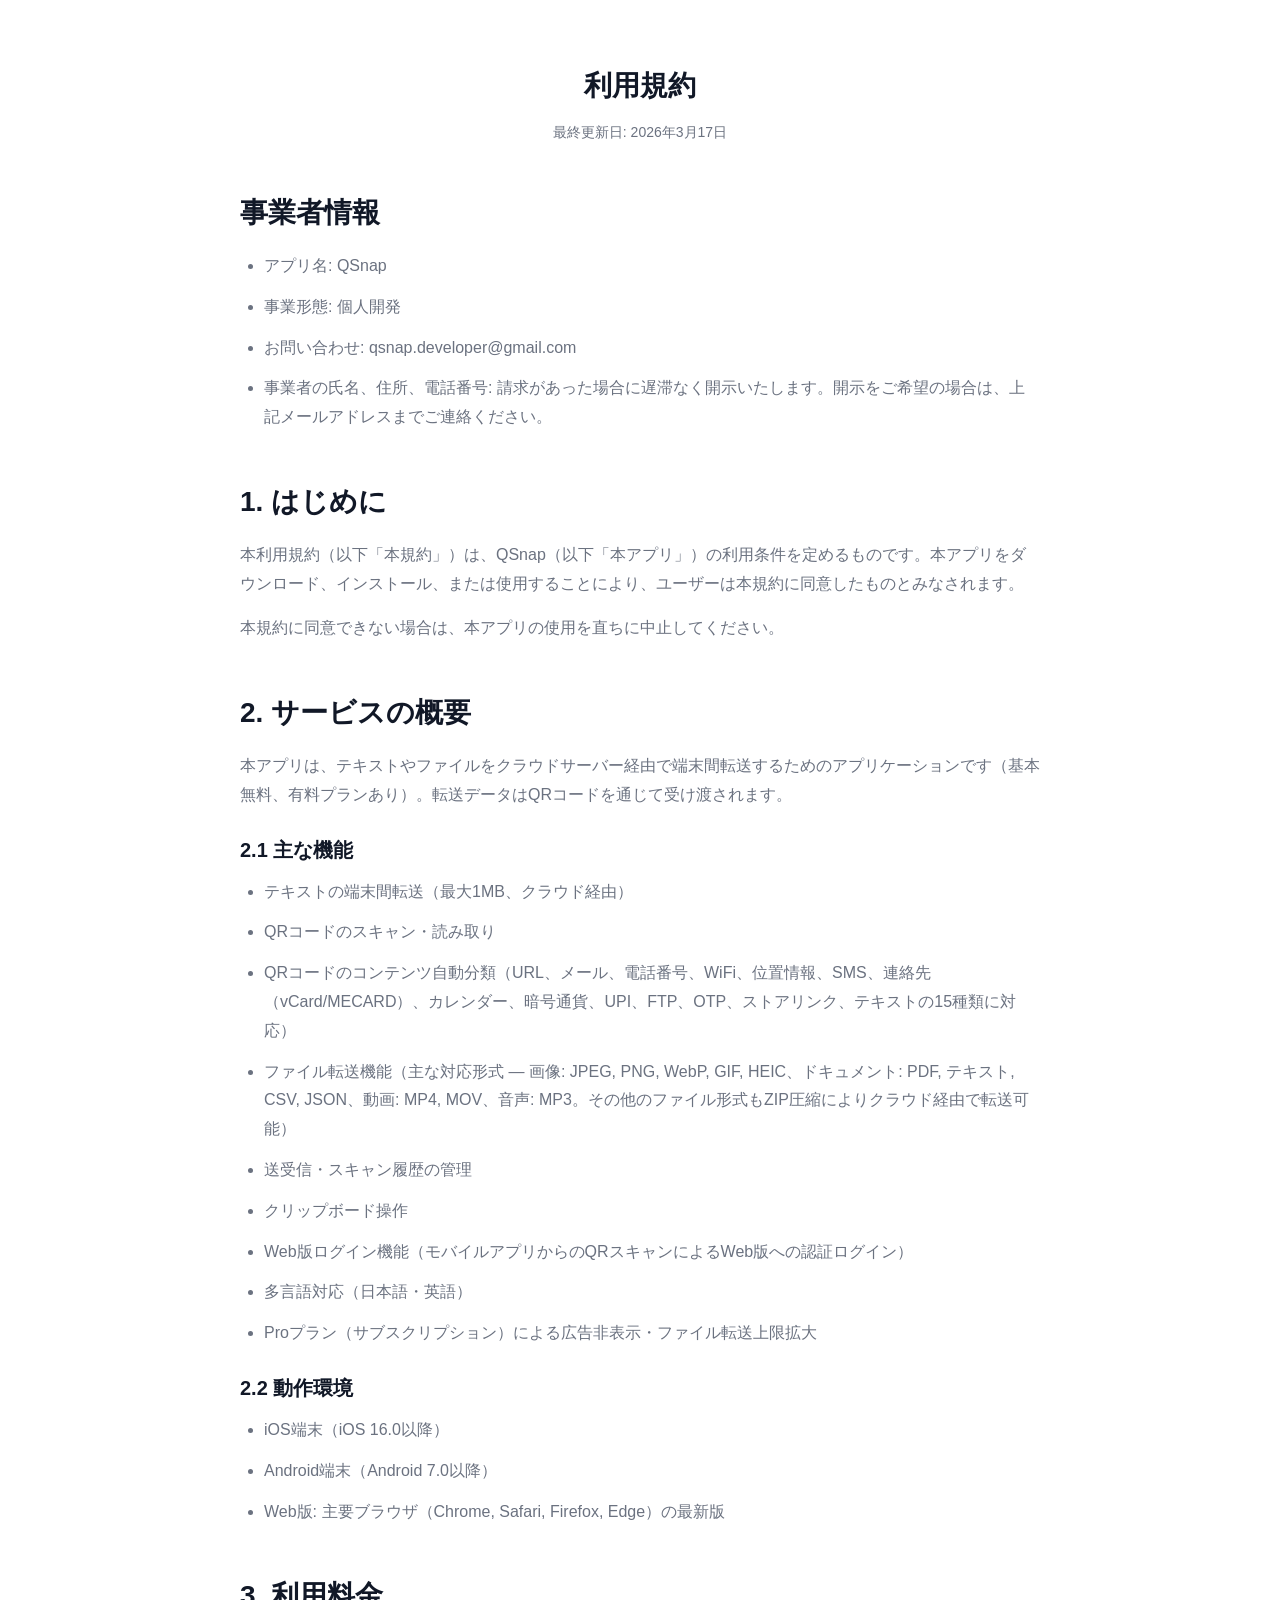
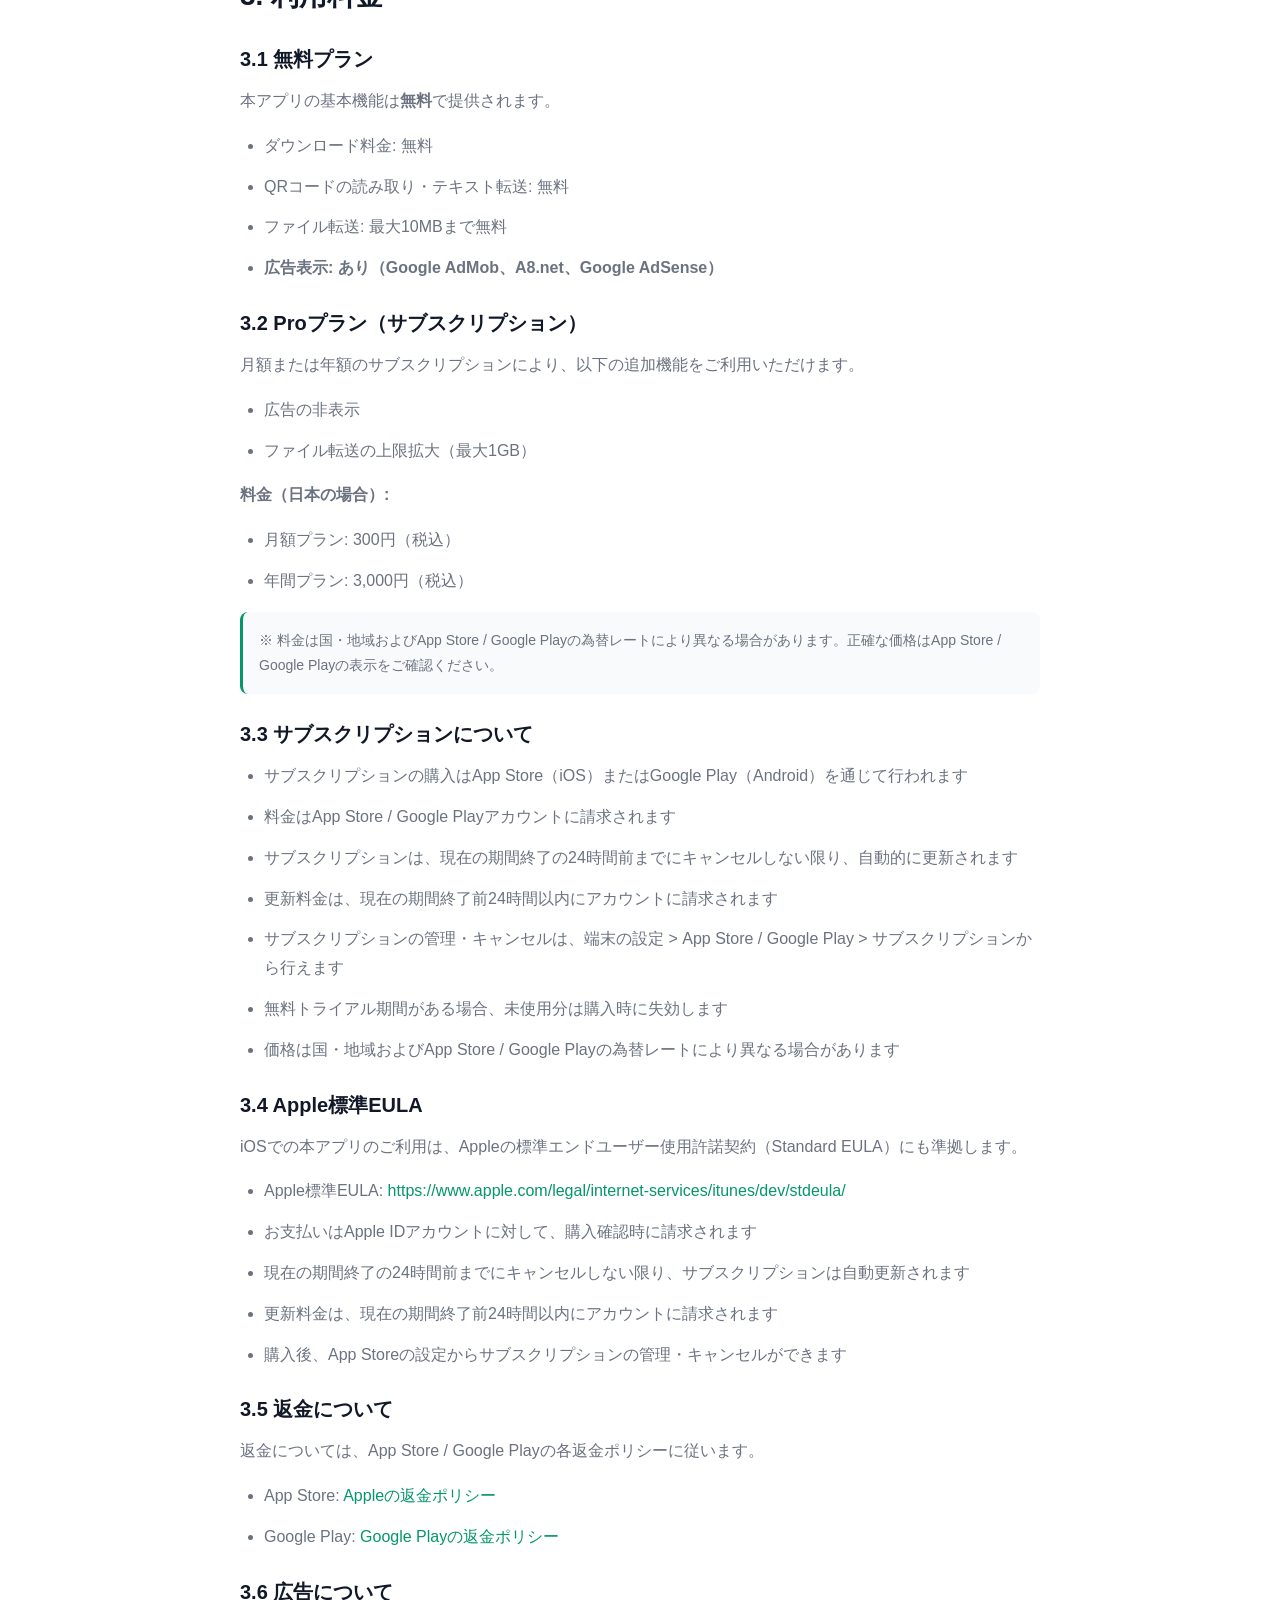
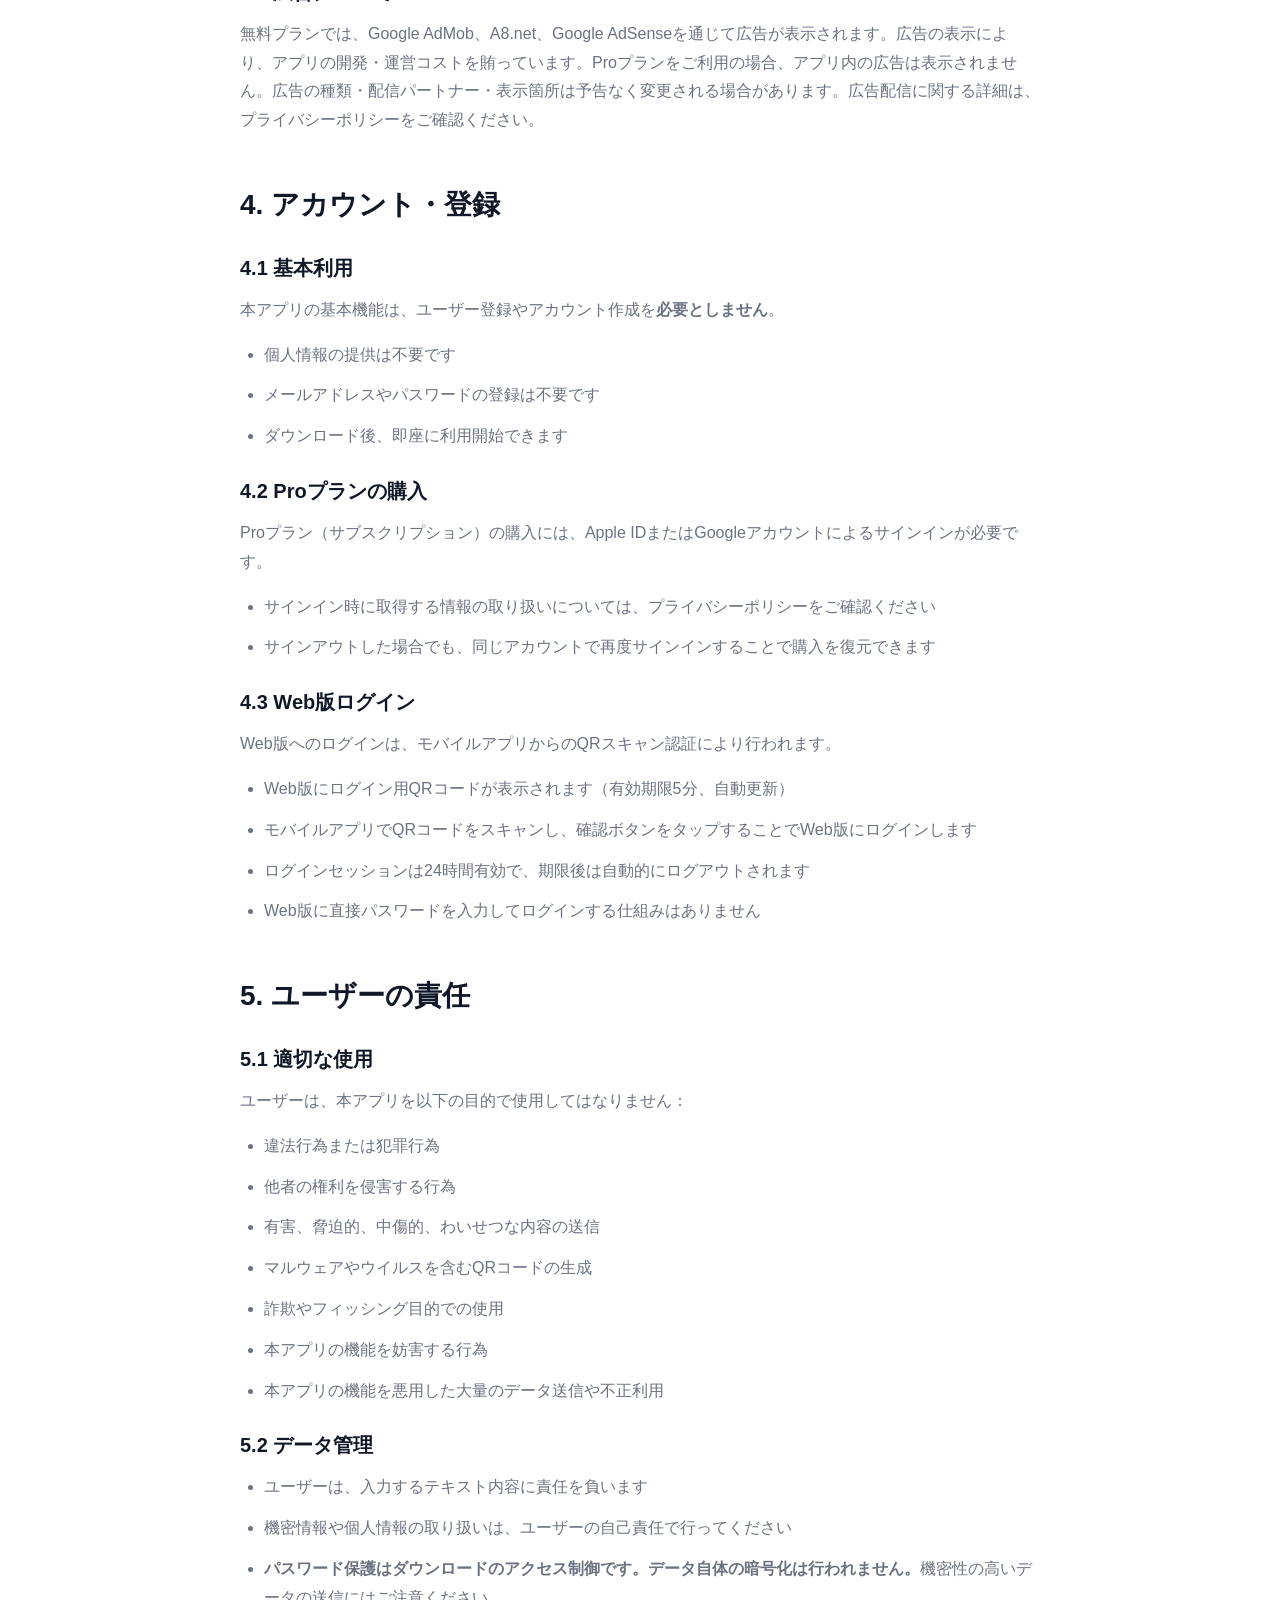
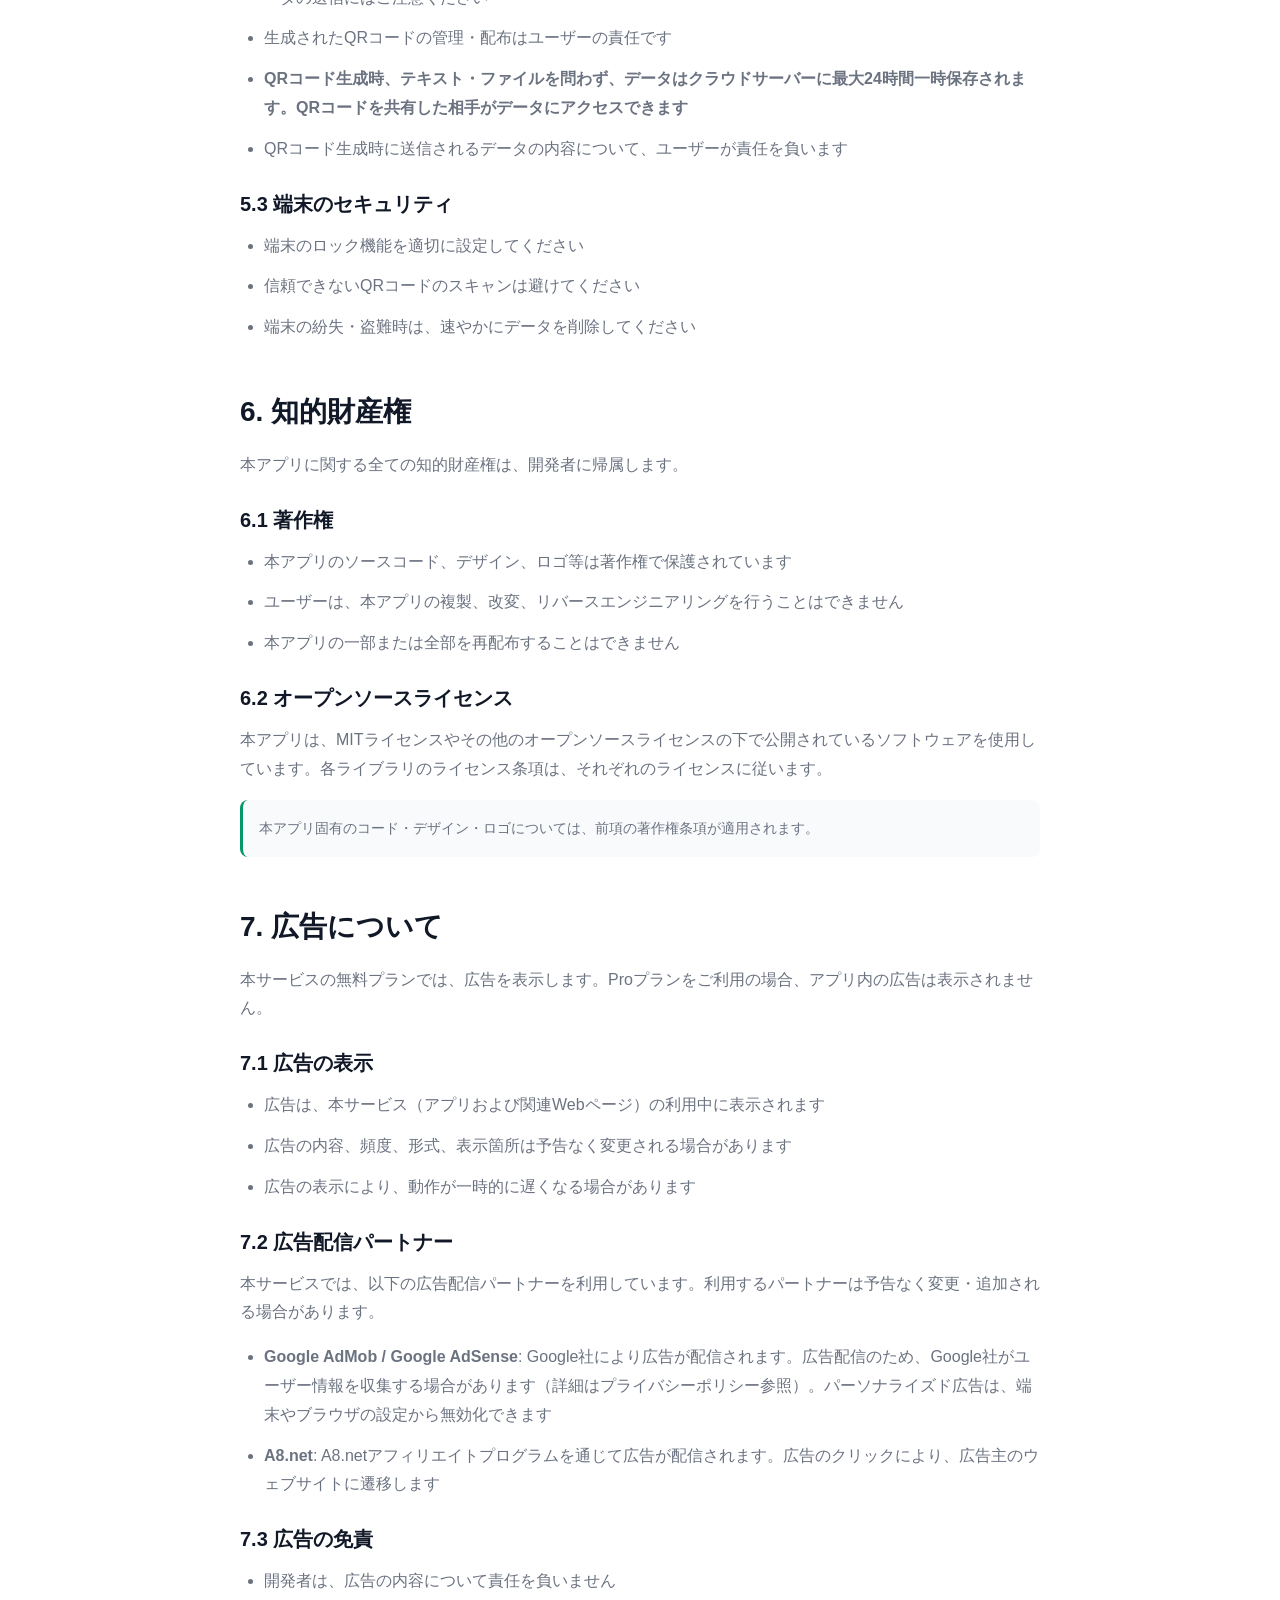
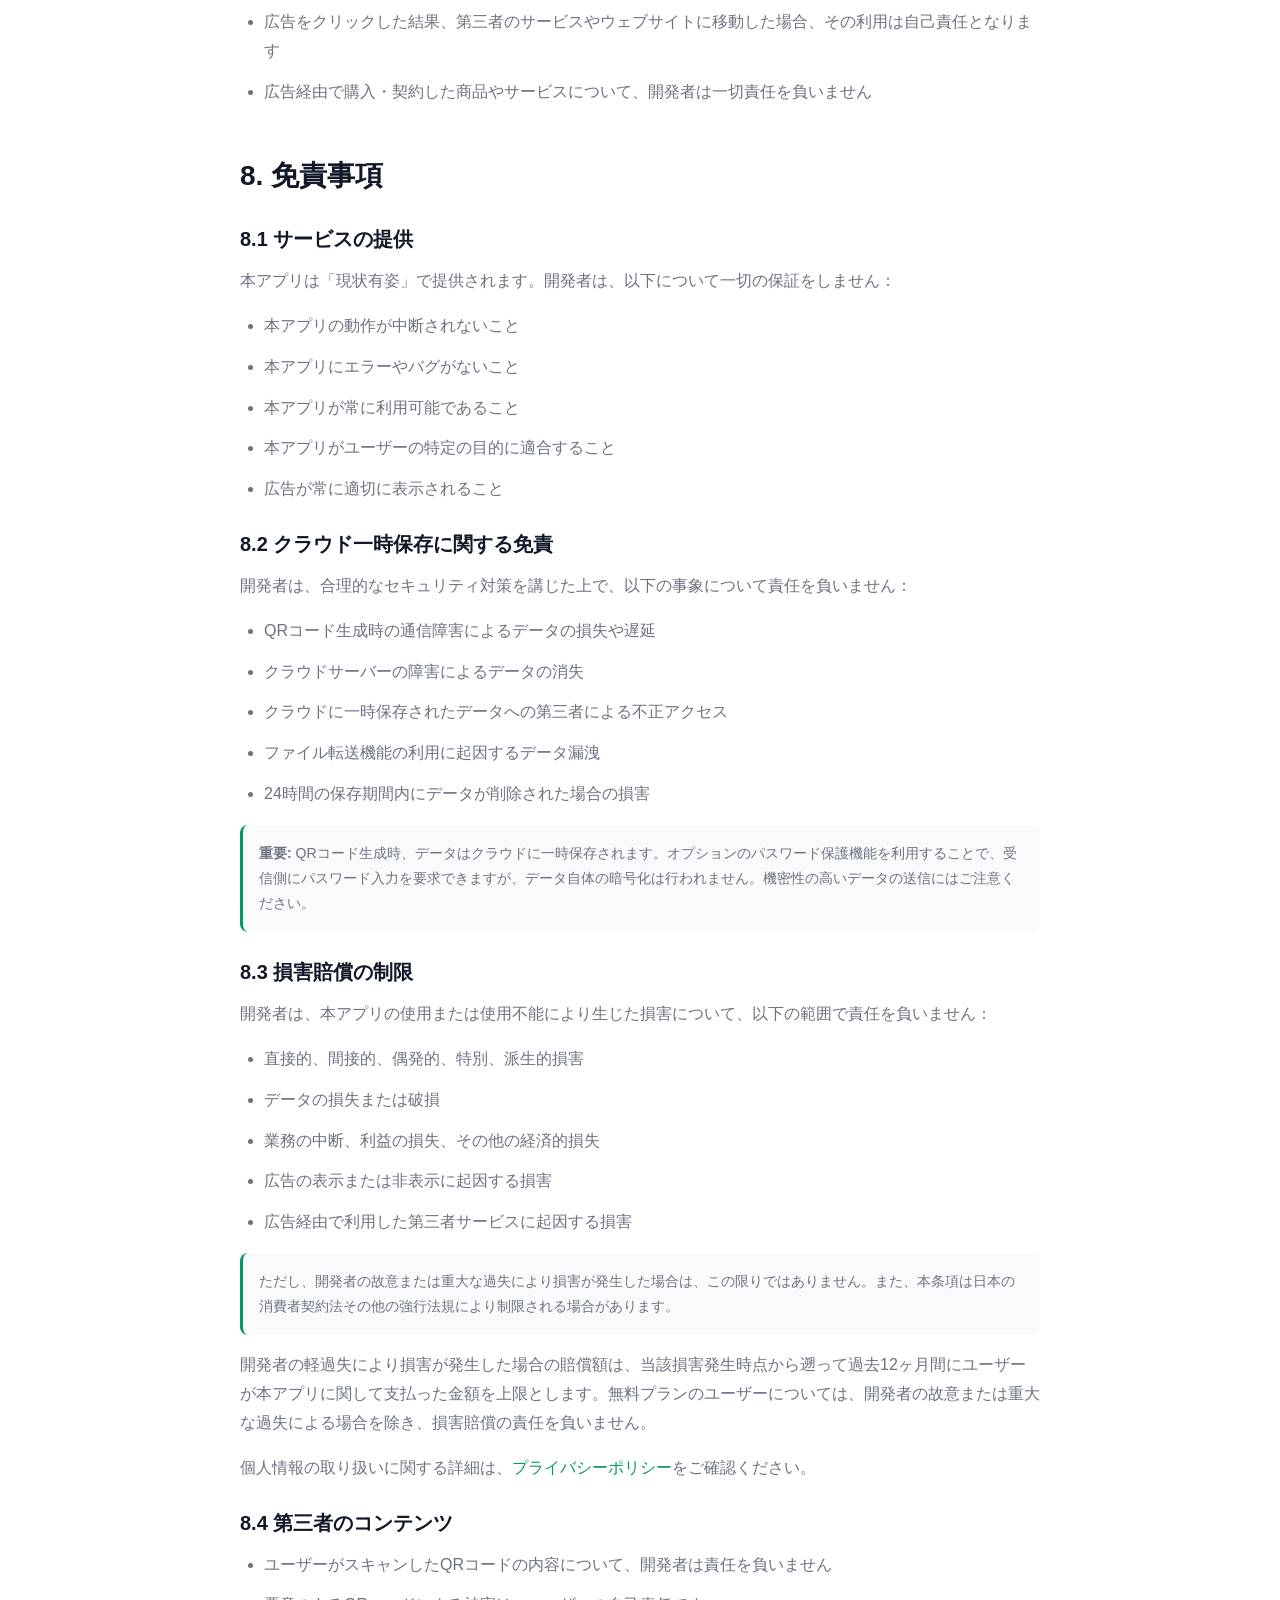
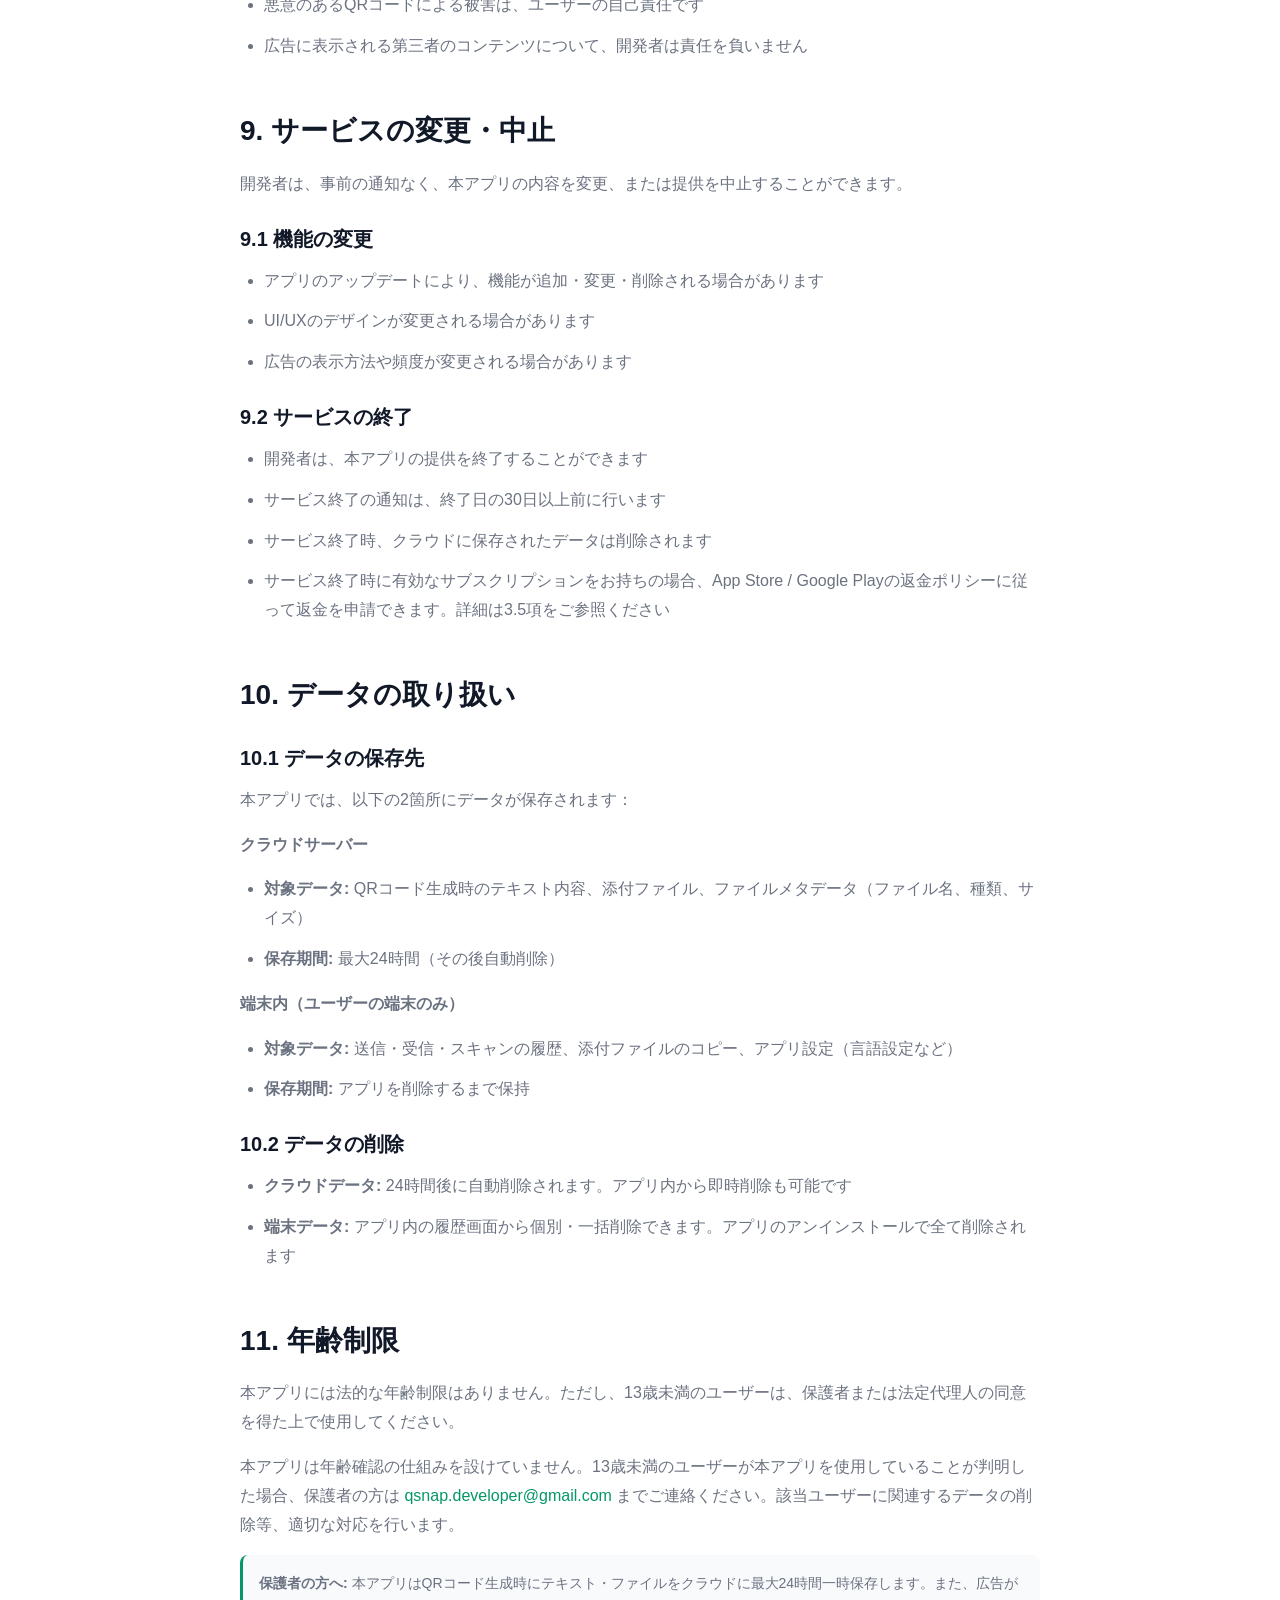
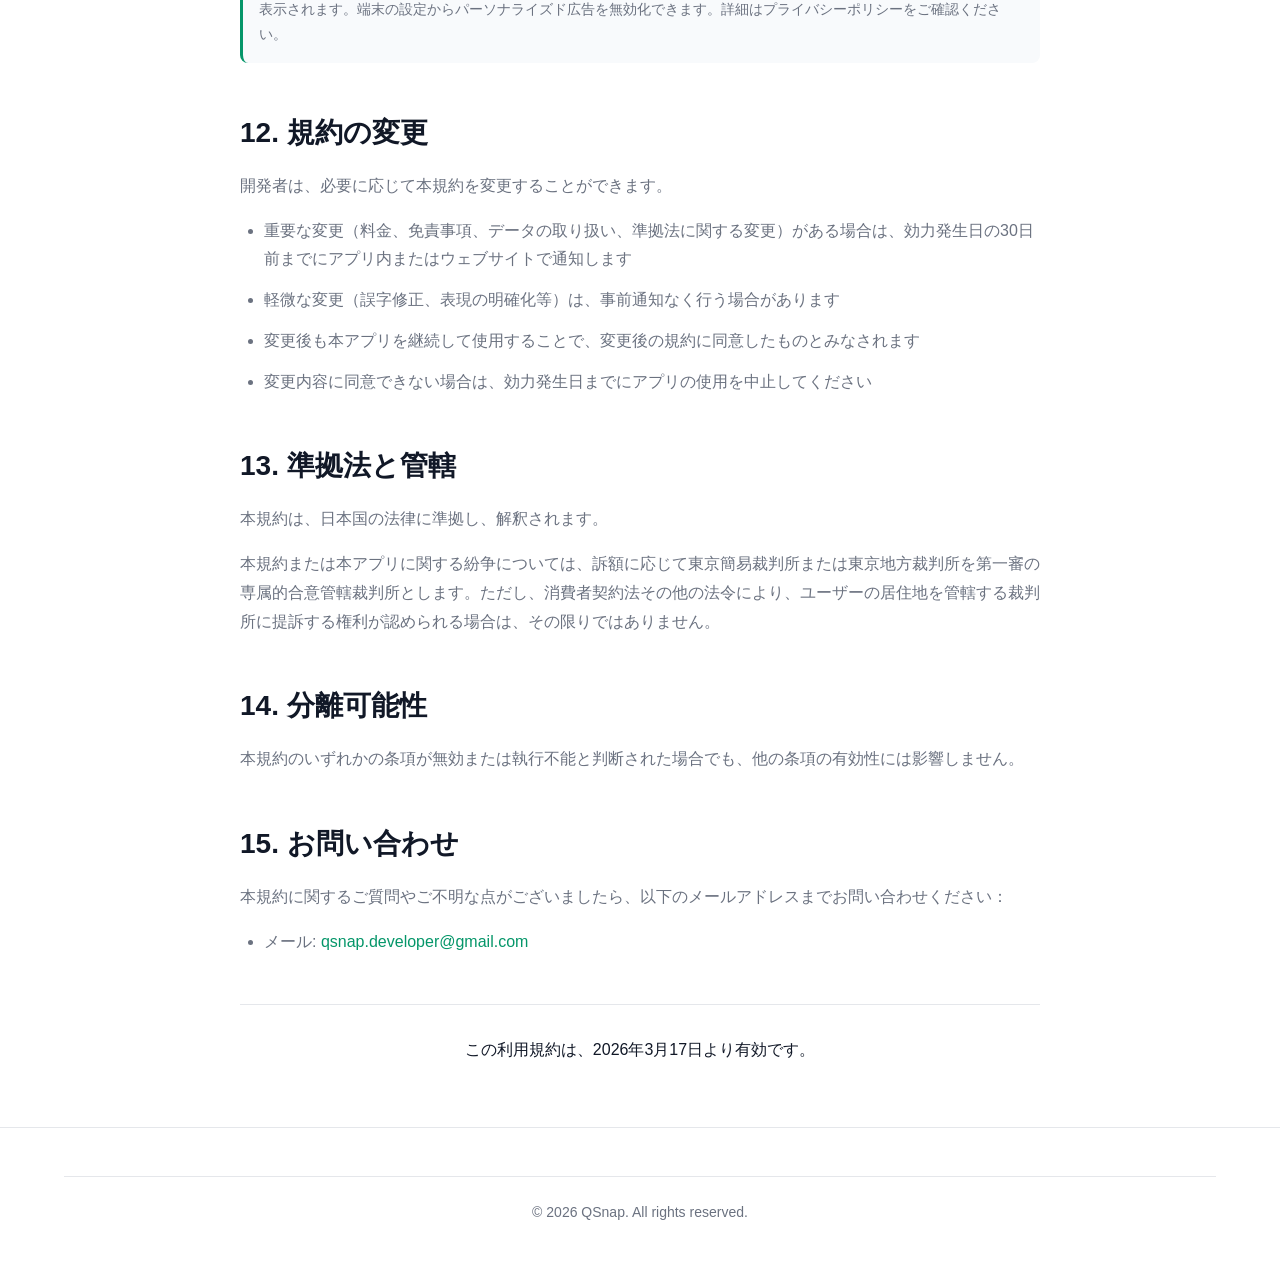
<file: terms.html>
<!DOCTYPE html>
<html lang="ja">
<head>
    <meta charset="UTF-8">
    <meta name="viewport" content="width=device-width, initial-scale=1.0">
    <meta http-equiv="X-UA-Compatible" content="ie=edge">

    <title>利用規約 - QSnap</title>
    <meta name="description" content="QSnapの利用規約。サービスの利用条件と注意事項について説明します。">
    <meta name="robots" content="index, follow">

    <link rel="icon" type="image/png" href="favicon.png">
    <link rel="stylesheet" href="styles.css">
</head>
<body>
    <!-- Main Content -->
    <main class="legal-content">
        <div class="container">
            <div class="legal-header">
                <h1 class="legal-title">利用規約</h1>
                <p class="legal-date">最終更新日: 2026年3月17日</p>
            </div>

            <div class="legal-body">
                <section class="legal-section" id="sec-business">
                    <h2>事業者情報</h2>
                    <ul>
                        <li>アプリ名: QSnap</li>
                        <li>事業形態: 個人開発</li>
                        <li>お問い合わせ: qsnap.developer@gmail.com</li>
                        <li>事業者の氏名、住所、電話番号: 請求があった場合に遅滞なく開示いたします。開示をご希望の場合は、上記メールアドレスまでご連絡ください。</li>
                    </ul>
                </section>

                <section class="legal-section" id="sec-1">
                    <h2>1. はじめに</h2>
                    <p>本利用規約（以下「本規約」）は、QSnap（以下「本アプリ」）の利用条件を定めるものです。本アプリをダウンロード、インストール、または使用することにより、ユーザーは本規約に同意したものとみなされます。</p>
                    <p>本規約に同意できない場合は、本アプリの使用を直ちに中止してください。</p>
                </section>

                <section class="legal-section" id="sec-2">
                    <h2>2. サービスの概要</h2>
                    <p>本アプリは、テキストやファイルをクラウドサーバー経由で端末間転送するためのアプリケーションです（基本無料、有料プランあり）。転送データはQRコードを通じて受け渡されます。</p>

                    <h3>2.1 主な機能</h3>
                    <ul>
                        <li>テキストの端末間転送（最大1MB、クラウド経由）</li>
                        <li>QRコードのスキャン・読み取り</li>
                        <li>QRコードのコンテンツ自動分類（URL、メール、電話番号、WiFi、位置情報、SMS、連絡先（vCard/MECARD）、カレンダー、暗号通貨、UPI、FTP、OTP、ストアリンク、テキストの15種類に対応）</li>
                        <li>ファイル転送機能（主な対応形式 — 画像: JPEG, PNG, WebP, GIF, HEIC、ドキュメント: PDF, テキスト, CSV, JSON、動画: MP4, MOV、音声: MP3。その他のファイル形式もZIP圧縮によりクラウド経由で転送可能）</li>
                        <li>送受信・スキャン履歴の管理</li>
                        <li>クリップボード操作</li>
                        <li>Web版ログイン機能（モバイルアプリからのQRスキャンによるWeb版への認証ログイン）</li>
                        <li>多言語対応（日本語・英語）</li>
                        <li>Proプラン（サブスクリプション）による広告非表示・ファイル転送上限拡大</li>
                    </ul>

                    <h3>2.2 動作環境</h3>
                    <ul>
                        <li>iOS端末（iOS 16.0以降）</li>
                        <li>Android端末（Android 7.0以降）</li>
                        <li>Web版: 主要ブラウザ（Chrome, Safari, Firefox, Edge）の最新版</li>
                    </ul>
                </section>

                <section class="legal-section" id="sec-3">
                    <h2>3. 利用料金</h2>

                    <h3>3.1 無料プラン</h3>
                    <p>本アプリの基本機能は<strong>無料</strong>で提供されます。</p>
                    <ul>
                        <li>ダウンロード料金: 無料</li>
                        <li>QRコードの読み取り・テキスト転送: 無料</li>
                        <li>ファイル転送: 最大10MBまで無料</li>
                        <li><strong>広告表示: あり（Google AdMob、A8.net、Google AdSense）</strong></li>
                    </ul>

                    <h3>3.2 Proプラン（サブスクリプション）</h3>
                    <p>月額または年額のサブスクリプションにより、以下の追加機能をご利用いただけます。</p>
                    <ul>
                        <li>広告の非表示</li>
                        <li>ファイル転送の上限拡大（最大1GB）</li>
                    </ul>
                    <p><strong>料金（日本の場合）:</strong></p>
                    <ul>
                        <li>月額プラン: 300円（税込）</li>
                        <li>年間プラン: 3,000円（税込）</li>
                    </ul>
                    <p class="note">※ 料金は国・地域およびApp Store / Google Playの為替レートにより異なる場合があります。正確な価格はApp Store / Google Playの表示をご確認ください。</p>

                    <h3>3.3 サブスクリプションについて</h3>
                    <ul>
                        <li>サブスクリプションの購入はApp Store（iOS）またはGoogle Play（Android）を通じて行われます</li>
                        <li>料金はApp Store / Google Playアカウントに請求されます</li>
                        <li>サブスクリプションは、現在の期間終了の24時間前までにキャンセルしない限り、自動的に更新されます</li>
                        <li>更新料金は、現在の期間終了前24時間以内にアカウントに請求されます</li>
                        <li>サブスクリプションの管理・キャンセルは、端末の設定 > App Store / Google Play > サブスクリプションから行えます</li>
                        <li>無料トライアル期間がある場合、未使用分は購入時に失効します</li>
                        <li>価格は国・地域およびApp Store / Google Playの為替レートにより異なる場合があります</li>
                    </ul>

                    <h3>3.4 Apple標準EULA</h3>
                    <p>iOSでの本アプリのご利用は、Appleの標準エンドユーザー使用許諾契約（Standard EULA）にも準拠します。</p>
                    <ul>
                        <li>Apple標準EULA: <a href="https://www.apple.com/legal/internet-services/itunes/dev/stdeula/" target="_blank" rel="noopener noreferrer">https://www.apple.com/legal/internet-services/itunes/dev/stdeula/</a></li>
                        <li>お支払いはApple IDアカウントに対して、購入確認時に請求されます</li>
                        <li>現在の期間終了の24時間前までにキャンセルしない限り、サブスクリプションは自動更新されます</li>
                        <li>更新料金は、現在の期間終了前24時間以内にアカウントに請求されます</li>
                        <li>購入後、App Storeの設定からサブスクリプションの管理・キャンセルができます</li>
                    </ul>

                    <h3>3.5 返金について</h3>
                    <p>返金については、App Store / Google Playの各返金ポリシーに従います。</p>
                    <ul>
                        <li>App Store: <a href="https://support.apple.com/ja-jp/111976" target="_blank" rel="noopener noreferrer">Appleの返金ポリシー</a></li>
                        <li>Google Play: <a href="https://support.google.com/googleplay/answer/2479637" target="_blank" rel="noopener noreferrer">Google Playの返金ポリシー</a></li>
                    </ul>

                    <h3>3.6 広告について</h3>
                    <p>無料プランでは、Google AdMob、A8.net、Google AdSenseを通じて広告が表示されます。広告の表示により、アプリの開発・運営コストを賄っています。Proプランをご利用の場合、アプリ内の広告は表示されません。広告の種類・配信パートナー・表示箇所は予告なく変更される場合があります。広告配信に関する詳細は、プライバシーポリシーをご確認ください。</p>
                </section>

                <section class="legal-section" id="sec-4">
                    <h2>4. アカウント・登録</h2>

                    <h3>4.1 基本利用</h3>
                    <p>本アプリの基本機能は、ユーザー登録やアカウント作成を<strong>必要としません</strong>。</p>
                    <ul>
                        <li>個人情報の提供は不要です</li>
                        <li>メールアドレスやパスワードの登録は不要です</li>
                        <li>ダウンロード後、即座に利用開始できます</li>
                    </ul>

                    <h3>4.2 Proプランの購入</h3>
                    <p>Proプラン（サブスクリプション）の購入には、Apple IDまたはGoogleアカウントによるサインインが必要です。</p>
                    <ul>
                        <li>サインイン時に取得する情報の取り扱いについては、プライバシーポリシーをご確認ください</li>
                        <li>サインアウトした場合でも、同じアカウントで再度サインインすることで購入を復元できます</li>
                    </ul>

                    <h3>4.3 Web版ログイン</h3>
                    <p>Web版へのログインは、モバイルアプリからのQRスキャン認証により行われます。</p>
                    <ul>
                        <li>Web版にログイン用QRコードが表示されます（有効期限5分、自動更新）</li>
                        <li>モバイルアプリでQRコードをスキャンし、確認ボタンをタップすることでWeb版にログインします</li>
                        <li>ログインセッションは24時間有効で、期限後は自動的にログアウトされます</li>
                        <li>Web版に直接パスワードを入力してログインする仕組みはありません</li>
                    </ul>
                </section>

                <section class="legal-section" id="sec-5">
                    <h2>5. ユーザーの責任</h2>

                    <h3>5.1 適切な使用</h3>
                    <p>ユーザーは、本アプリを以下の目的で使用してはなりません：</p>
                    <ul>
                        <li>違法行為または犯罪行為</li>
                        <li>他者の権利を侵害する行為</li>
                        <li>有害、脅迫的、中傷的、わいせつな内容の送信</li>
                        <li>マルウェアやウイルスを含むQRコードの生成</li>
                        <li>詐欺やフィッシング目的での使用</li>
                        <li>本アプリの機能を妨害する行為</li>
                        <li>本アプリの機能を悪用した大量のデータ送信や不正利用</li>
                    </ul>

                    <h3>5.2 データ管理</h3>
                    <ul>
                        <li>ユーザーは、入力するテキスト内容に責任を負います</li>
                        <li>機密情報や個人情報の取り扱いは、ユーザーの自己責任で行ってください</li>
                        <li><strong>パスワード保護はダウンロードのアクセス制御です。データ自体の暗号化は行われません。</strong>機密性の高いデータの送信にはご注意ください</li>
                        <li>生成されたQRコードの管理・配布はユーザーの責任です</li>
                        <li><strong>QRコード生成時、テキスト・ファイルを問わず、データはクラウドサーバーに最大24時間一時保存されます。QRコードを共有した相手がデータにアクセスできます</strong></li>
                        <li>QRコード生成時に送信されるデータの内容について、ユーザーが責任を負います</li>
                    </ul>

                    <h3>5.3 端末のセキュリティ</h3>
                    <ul>
                        <li>端末のロック機能を適切に設定してください</li>
                        <li>信頼できないQRコードのスキャンは避けてください</li>
                        <li>端末の紛失・盗難時は、速やかにデータを削除してください</li>
                    </ul>
                </section>

                <section class="legal-section" id="sec-6">
                    <h2>6. 知的財産権</h2>
                    <p>本アプリに関する全ての知的財産権は、開発者に帰属します。</p>

                    <h3>6.1 著作権</h3>
                    <ul>
                        <li>本アプリのソースコード、デザイン、ロゴ等は著作権で保護されています</li>
                        <li>ユーザーは、本アプリの複製、改変、リバースエンジニアリングを行うことはできません</li>
                        <li>本アプリの一部または全部を再配布することはできません</li>
                    </ul>

                    <h3>6.2 オープンソースライセンス</h3>
                    <p>本アプリは、MITライセンスやその他のオープンソースライセンスの下で公開されているソフトウェアを使用しています。各ライブラリのライセンス条項は、それぞれのライセンスに従います。</p>
                    <p class="note">本アプリ固有のコード・デザイン・ロゴについては、前項の著作権条項が適用されます。</p>
                </section>

                <section class="legal-section" id="sec-7">
                    <h2>7. 広告について</h2>
                    <p>本サービスの無料プランでは、広告を表示します。Proプランをご利用の場合、アプリ内の広告は表示されません。</p>

                    <h3>7.1 広告の表示</h3>
                    <ul>
                        <li>広告は、本サービス（アプリおよび関連Webページ）の利用中に表示されます</li>
                        <li>広告の内容、頻度、形式、表示箇所は予告なく変更される場合があります</li>
                        <li>広告の表示により、動作が一時的に遅くなる場合があります</li>
                    </ul>

                    <h3>7.2 広告配信パートナー</h3>
                    <p>本サービスでは、以下の広告配信パートナーを利用しています。利用するパートナーは予告なく変更・追加される場合があります。</p>
                    <ul>
                        <li><strong>Google AdMob / Google AdSense</strong>: Google社により広告が配信されます。広告配信のため、Google社がユーザー情報を収集する場合があります（詳細はプライバシーポリシー参照）。パーソナライズド広告は、端末やブラウザの設定から無効化できます</li>
                        <li><strong>A8.net</strong>: A8.netアフィリエイトプログラムを通じて広告が配信されます。広告のクリックにより、広告主のウェブサイトに遷移します</li>
                    </ul>

                    <h3>7.3 広告の免責</h3>
                    <ul>
                        <li>開発者は、広告の内容について責任を負いません</li>
                        <li>広告をクリックした結果、第三者のサービスやウェブサイトに移動した場合、その利用は自己責任となります</li>
                        <li>広告経由で購入・契約した商品やサービスについて、開発者は一切責任を負いません</li>
                    </ul>
                </section>

                <section class="legal-section" id="sec-8">
                    <h2>8. 免責事項</h2>

                    <h3>8.1 サービスの提供</h3>
                    <p>本アプリは「現状有姿」で提供されます。開発者は、以下について一切の保証をしません：</p>
                    <ul>
                        <li>本アプリの動作が中断されないこと</li>
                        <li>本アプリにエラーやバグがないこと</li>
                        <li>本アプリが常に利用可能であること</li>
                        <li>本アプリがユーザーの特定の目的に適合すること</li>
                        <li>広告が常に適切に表示されること</li>
                    </ul>

                    <h3>8.2 クラウド一時保存に関する免責</h3>
                    <p>開発者は、合理的なセキュリティ対策を講じた上で、以下の事象について責任を負いません：</p>
                    <ul>
                        <li>QRコード生成時の通信障害によるデータの損失や遅延</li>
                        <li>クラウドサーバーの障害によるデータの消失</li>
                        <li>クラウドに一時保存されたデータへの第三者による不正アクセス</li>
                        <li>ファイル転送機能の利用に起因するデータ漏洩</li>
                        <li>24時間の保存期間内にデータが削除された場合の損害</li>
                    </ul>
                    <p class="note"><strong>重要:</strong> QRコード生成時、データはクラウドに一時保存されます。オプションのパスワード保護機能を利用することで、受信側にパスワード入力を要求できますが、データ自体の暗号化は行われません。機密性の高いデータの送信にはご注意ください。</p>

                    <h3>8.3 損害賠償の制限</h3>
                    <p>開発者は、本アプリの使用または使用不能により生じた損害について、以下の範囲で責任を負いません：</p>
                    <ul>
                        <li>直接的、間接的、偶発的、特別、派生的損害</li>
                        <li>データの損失または破損</li>
                        <li>業務の中断、利益の損失、その他の経済的損失</li>
                        <li>広告の表示または非表示に起因する損害</li>
                        <li>広告経由で利用した第三者サービスに起因する損害</li>
                    </ul>
                    <p class="note">ただし、開発者の故意または重大な過失により損害が発生した場合は、この限りではありません。また、本条項は日本の消費者契約法その他の強行法規により制限される場合があります。</p>
                    <p>開発者の軽過失により損害が発生した場合の賠償額は、当該損害発生時点から遡って過去12ヶ月間にユーザーが本アプリに関して支払った金額を上限とします。無料プランのユーザーについては、開発者の故意または重大な過失による場合を除き、損害賠償の責任を負いません。</p>
                    <p>個人情報の取り扱いに関する詳細は、<a href="policy.html">プライバシーポリシー</a>をご確認ください。</p>

                    <h3>8.4 第三者のコンテンツ</h3>
                    <ul>
                        <li>ユーザーがスキャンしたQRコードの内容について、開発者は責任を負いません</li>
                        <li>悪意のあるQRコードによる被害は、ユーザーの自己責任です</li>
                        <li>広告に表示される第三者のコンテンツについて、開発者は責任を負いません</li>
                    </ul>
                </section>

                <section class="legal-section" id="sec-9">
                    <h2>9. サービスの変更・中止</h2>
                    <p>開発者は、事前の通知なく、本アプリの内容を変更、または提供を中止することができます。</p>

                    <h3>9.1 機能の変更</h3>
                    <ul>
                        <li>アプリのアップデートにより、機能が追加・変更・削除される場合があります</li>
                        <li>UI/UXのデザインが変更される場合があります</li>
                        <li>広告の表示方法や頻度が変更される場合があります</li>
                    </ul>

                    <h3>9.2 サービスの終了</h3>
                    <ul>
                        <li>開発者は、本アプリの提供を終了することができます</li>
                        <li>サービス終了の通知は、終了日の30日以上前に行います</li>
                        <li>サービス終了時、クラウドに保存されたデータは削除されます</li>
                        <li>サービス終了時に有効なサブスクリプションをお持ちの場合、App Store / Google Playの返金ポリシーに従って返金を申請できます。詳細は3.5項をご参照ください</li>
                    </ul>
                </section>

                <section class="legal-section" id="sec-10">
                    <h2>10. データの取り扱い</h2>

                    <h3>10.1 データの保存先</h3>
                    <p>本アプリでは、以下の2箇所にデータが保存されます：</p>

                    <p><strong>クラウドサーバー</strong></p>
                    <ul>
                        <li><strong>対象データ:</strong> QRコード生成時のテキスト内容、添付ファイル、ファイルメタデータ（ファイル名、種類、サイズ）</li>
                        <li><strong>保存期間:</strong> 最大24時間（その後自動削除）</li>
                    </ul>

                    <p><strong>端末内（ユーザーの端末のみ）</strong></p>
                    <ul>
                        <li><strong>対象データ:</strong> 送信・受信・スキャンの履歴、添付ファイルのコピー、アプリ設定（言語設定など）</li>
                        <li><strong>保存期間:</strong> アプリを削除するまで保持</li>
                    </ul>

                    <h3>10.2 データの削除</h3>
                    <ul>
                        <li><strong>クラウドデータ:</strong> 24時間後に自動削除されます。アプリ内から即時削除も可能です</li>
                        <li><strong>端末データ:</strong> アプリ内の履歴画面から個別・一括削除できます。アプリのアンインストールで全て削除されます</li>
                    </ul>
                </section>

                <section class="legal-section" id="sec-11">
                    <h2>11. 年齢制限</h2>
                    <p>本アプリには法的な年齢制限はありません。ただし、13歳未満のユーザーは、保護者または法定代理人の同意を得た上で使用してください。</p>
                    <p>本アプリは年齢確認の仕組みを設けていません。13歳未満のユーザーが本アプリを使用していることが判明した場合、保護者の方は <a href="mailto:qsnap.developer@gmail.com">qsnap.developer@gmail.com</a> までご連絡ください。該当ユーザーに関連するデータの削除等、適切な対応を行います。</p>
                    <p class="note"><strong>保護者の方へ:</strong> 本アプリはQRコード生成時にテキスト・ファイルをクラウドに最大24時間一時保存します。また、広告が表示されます。端末の設定からパーソナライズド広告を無効化できます。詳細はプライバシーポリシーをご確認ください。</p>
                </section>

                <section class="legal-section" id="sec-12">
                    <h2>12. 規約の変更</h2>
                    <p>開発者は、必要に応じて本規約を変更することができます。</p>
                    <ul>
                        <li>重要な変更（料金、免責事項、データの取り扱い、準拠法に関する変更）がある場合は、効力発生日の30日前までにアプリ内またはウェブサイトで通知します</li>
                        <li>軽微な変更（誤字修正、表現の明確化等）は、事前通知なく行う場合があります</li>
                        <li>変更後も本アプリを継続して使用することで、変更後の規約に同意したものとみなされます</li>
                        <li>変更内容に同意できない場合は、効力発生日までにアプリの使用を中止してください</li>
                    </ul>
                </section>

                <section class="legal-section" id="sec-13">
                    <h2>13. 準拠法と管轄</h2>
                    <p>本規約は、日本国の法律に準拠し、解釈されます。</p>
                    <p>本規約または本アプリに関する紛争については、訴額に応じて東京簡易裁判所または東京地方裁判所を第一審の専属的合意管轄裁判所とします。ただし、消費者契約法その他の法令により、ユーザーの居住地を管轄する裁判所に提訴する権利が認められる場合は、その限りではありません。</p>
                </section>

                <section class="legal-section" id="sec-14">
                    <h2>14. 分離可能性</h2>
                    <p>本規約のいずれかの条項が無効または執行不能と判断された場合でも、他の条項の有効性には影響しません。</p>
                </section>

                <section class="legal-section" id="sec-15">
                    <h2>15. お問い合わせ</h2>
                    <p>本規約に関するご質問やご不明な点がございましたら、以下のメールアドレスまでお問い合わせください：</p>
                    <ul>
                        <li>メール: <a href="mailto:qsnap.developer@gmail.com">qsnap.developer@gmail.com</a></li>
                    </ul>
                </section>

            </div>

            <div class="legal-footer">
                <p>この利用規約は、2026年3月17日より有効です。</p>
            </div>
        </div>
    </main>

    <!-- Footer -->
    <footer class="footer">
        <div class="container">
            <div class="footer-bottom">
                <p>&copy; 2026 QSnap. All rights reserved.</p>
            </div>
        </div>
    </footer>
</body>
</html>
</file>
<file: app-assets/index-BWxVDLhe.css>
._toast_8a5kb_1{position:fixed;bottom:24px;left:50%;transform:translate(-50%) translateY(100px);background:var(--text-primary);color:var(--bg-primary);padding:12px 24px;border-radius:var(--radius-sm);font-size:14px;font-weight:500;z-index:1000;transition:transform .3s ease;pointer-events:none}._show_8a5kb_17{transform:translate(-50%) translateY(0)}._header_1mysg_1{background:var(--gradient);padding:0 24px;position:sticky;top:0;z-index:100}._inner_1mysg_9{max-width:800px;margin:0 auto;display:flex;align-items:center;justify-content:space-between;height:56px}._left_1mysg_18{display:flex;align-items:center;gap:16px}._right_1mysg_24{display:flex;align-items:center;gap:8px}._logo_1mysg_30{font-size:20px;font-weight:800;color:#fff;letter-spacing:-.02em}._badge_1mysg_37{display:inline-block;font-size:11px;font-weight:700;padding:2px 8px;border-radius:10px;letter-spacing:.5px}._free_1mysg_46{background:#fff3;color:#fff}._pro_1mysg_51{background:#fbbf24;color:#1f2937}._langToggle_1mysg_56{background:#ffffff26;border:none;color:#fff;padding:6px 14px;border-radius:100px;font-size:13px;font-weight:600;cursor:pointer;transition:background .2s}._langToggle_1mysg_56:hover{background:#ffffff40}._bar_14ds1_1{background:var(--bg-primary);border-bottom:none;padding:0 24px;position:sticky;top:56px;z-index:99}._inner_14ds1_10{max-width:800px;margin:0 auto;display:flex;gap:0}._btn_14ds1_17{flex:1;padding:14px 8px;border:none;background:none;color:var(--text-muted);font-size:14px;font-weight:600;cursor:pointer;border-bottom:3px solid transparent;transition:all .2s;text-align:center}._btn_14ds1_17:hover{color:var(--text-primary)}._active_14ds1_35{color:var(--primary);border-bottom-color:var(--primary)}@media(max-width:480px){._btn_14ds1_17{font-size:12px;padding:12px 4px}}._footer_1v32f_1{border-top:1px solid var(--border);padding:20px 24px;text-align:center}._links_1v32f_7{display:flex;justify-content:center;gap:24px;margin-bottom:8px}._links_1v32f_7 a{color:var(--text-muted);text-decoration:none;font-size:13px}._links_1v32f_7 a:hover{color:var(--primary)}._copy_1v32f_24{font-size:12px;color:var(--text-muted)}._container_c8abr_6{position:relative;display:flex;justify-content:center;padding:16px 0;border-top:1px solid var(--border)}._banner_c8abr_14{transition:opacity .4s ease-in-out}._visible_c8abr_18{opacity:1}._hidden_c8abr_22{opacity:0}._overlay_1ems9_1{position:fixed;inset:0;background:var(--bg-primary);z-index:500;display:flex;align-items:center;justify-content:center;flex-direction:column}._content_1ems9_12{text-align:center;max-width:400px;padding:24px;display:flex;flex-direction:column;align-items:center}._logo_1ems9_21{font-size:32px;font-weight:700;background:var(--gradient);-webkit-background-clip:text;-webkit-text-fill-color:transparent;background-clip:text;margin-bottom:8px}._prompt_1ems9_31{color:var(--text-secondary);margin-bottom:8px}._qrContainer_1ems9_36{margin:24px auto;padding:16px;background:#fff;border-radius:var(--radius-md);box-shadow:var(--shadow-md);max-width:320px}._qrContainer_1ems9_36 svg{display:block;width:100%;height:auto}._status_1ems9_51{color:var(--text-secondary);font-size:14px;margin-top:16px;display:flex;align-items:center;justify-content:center;gap:8px}._spinner_1ems9_61{width:16px;height:16px;border:2px solid var(--border);border-top-color:var(--primary);border-radius:50%;animation:_spin_1ems9_61 .8s linear infinite}@keyframes _spin_1ems9_61{to{transform:rotate(360deg)}}._btn_1yv78_1{display:inline-flex;align-items:center;justify-content:center;gap:8px;padding:12px 24px;border:none;border-radius:var(--radius-sm);font-size:14px;font-weight:600;cursor:pointer;transition:all .2s;text-decoration:none}._btn_1yv78_1:disabled{opacity:.5;cursor:not-allowed;transform:none}._primary_1yv78_22{background:var(--primary);color:#fff}._primary_1yv78_22:hover:not(:disabled){opacity:.9;transform:translateY(-1px)}._secondary_1yv78_32{background:var(--bg-tertiary);color:var(--text-primary);border:1px solid var(--border)}._secondary_1yv78_32:hover:not(:disabled){background:var(--border)}._danger_1yv78_42{background:var(--danger);color:#fff}._block_1yv78_47{width:100%}._card_35fxx_1{position:relative;background:var(--bg-secondary);border-radius:var(--radius-md);padding:24px;margin-bottom:20px;border:1px solid var(--border);transition:border-color .2s,background-color .2s}._dragOver_35fxx_11{border-color:var(--primary);border-style:dashed;background:#0596690d}._dropOverlay_35fxx_17{position:absolute;inset:0;display:flex;align-items:center;justify-content:center;background:#05966914;border-radius:var(--radius-md);z-index:10;pointer-events:none}._dropHint_35fxx_29{font-size:14px;font-weight:600;color:var(--primary)}._title_35fxx_35{font-size:16px;font-weight:700;margin-bottom:16px;color:var(--text-primary)}._dropZone_35fxx_42{display:flex;flex-direction:column;align-items:center;justify-content:center;gap:8px;padding:24px 16px;border:2px dashed var(--border);border-radius:var(--radius-sm);background:var(--bg-tertiary);cursor:pointer;transition:all .2s;margin-bottom:16px;color:var(--text-muted)}._dropZone_35fxx_42:hover{border-color:var(--primary);color:var(--primary);background:#0596690a}._dropZoneActive_35fxx_64{border-color:var(--primary);color:var(--primary);background:#05966914}._dropZoneText_35fxx_70{font-size:13px;font-weight:500}._bar_35fxx_75{display:flex;align-items:center;gap:8px;margin-bottom:16px;flex-wrap:wrap}._summary_35fxx_83{font-size:13px;color:var(--text-muted)}._over_35fxx_88{color:var(--danger);font-weight:600}._list_35fxx_93{list-style:none}._item_35fxx_97{display:flex;align-items:center;gap:10px;padding:10px 12px;background:var(--bg-tertiary);border-radius:var(--radius-sm);margin-bottom:6px}._fileIcon_35fxx_107{font-size:20px;flex-shrink:0;display:flex}._fileDetails_35fxx_113{flex:1;min-width:0}._fileName_35fxx_118{font-size:13px;font-weight:600;color:var(--text-primary);white-space:nowrap;overflow:hidden;text-overflow:ellipsis}._fileSize_35fxx_127{font-size:11px;color:var(--text-muted)}._removeBtn_35fxx_132{background:none;border:none;color:var(--text-muted);font-size:18px;cursor:pointer;padding:4px 8px;border-radius:4px;transition:all .2s;flex-shrink:0}._removeBtn_35fxx_132:hover{color:var(--danger);background:#ff3b301a}@media(max-width:480px){._card_35fxx_1{padding:16px}._bar_35fxx_75{flex-wrap:wrap}}._card_1cucf_1{background:var(--bg-secondary);border-radius:var(--radius-md);padding:24px;margin-bottom:20px;border:1px solid var(--border)}._barContainer_1cucf_9{width:100%;height:8px;background:var(--bg-tertiary);border-radius:4px;overflow:hidden;margin-bottom:16px}._bar_1cucf_9{height:100%;background:var(--primary);border-radius:4px;transition:width .3s ease}._text_1cucf_25{text-align:center;font-size:14px;color:var(--text-secondary);font-weight:500}._overlay_rrw1u_1{position:fixed;inset:0;z-index:1000;background:#000000d9;display:flex;flex-direction:column;align-items:center;justify-content:center;padding:24px;cursor:pointer}._container_rrw1u_17{background:#fff;border-radius:16px;padding:24px;box-shadow:0 12px 40px #0000004d}._display_rrw1u_24{display:flex;align-items:center;justify-content:center}._display_rrw1u_24 svg{max-width:min(80vw,80vh);max-height:min(80vw,80vh);width:auto;height:auto}._meta_rrw1u_37{text-align:center;margin-top:20px}._expiry_rrw1u_42{font-size:13px;color:#fffc;margin-top:8px}._hint_rrw1u_48{font-size:13px;color:#ffffff80;margin-top:8px}._close_rrw1u_54{font-size:12px;color:#ffffff80;margin-top:12px}._overlay_k9vgb_1{position:fixed;inset:0;z-index:1000;background:#00000080;display:flex;align-items:center;justify-content:center;padding:24px}._content_k9vgb_15{background:var(--bg-primary);border-radius:var(--radius-md);padding:24px;max-width:400px;width:100%;box-shadow:var(--shadow-lg);text-align:center}._message_k9vgb_25{font-size:16px;font-weight:500;color:var(--text-primary);margin-bottom:8px}._btnGroup_k9vgb_32{display:flex;gap:8px;justify-content:center;margin-top:16px}._card_1e1li_1{background:var(--bg-secondary);border-radius:var(--radius-md);padding:24px;margin-bottom:20px;border:1px solid var(--border)}._cardTitle_1e1li_9{font-size:16px;font-weight:700;margin-bottom:16px;color:var(--text-primary)}._textWrapper_1e1li_16{position:relative}._textInput_1e1li_20{width:100%;min-height:140px;padding:16px;border:2px solid var(--border);border-radius:var(--radius-sm);font-size:16px;font-family:inherit;line-height:1.6;resize:vertical;background:var(--bg-primary);color:var(--text-primary);transition:border-color .2s}._textInput_1e1li_20:focus{outline:none;border-color:var(--primary)}._textInput_1e1li_20::placeholder{color:var(--text-muted)}._byteCounter_1e1li_44{position:absolute;bottom:8px;right:12px;font-size:11px;color:var(--text-muted);pointer-events:none;background:var(--bg-primary);padding:2px 4px;border-radius:4px}._over_1e1li_56{color:var(--danger);font-weight:600}._inputActions_1e1li_61{display:flex;justify-content:flex-end;gap:8px;margin-top:8px}._qrDisplay_1e1li_68{display:flex;flex-direction:column;align-items:center;padding:32px 16px}._qrDisplay_1e1li_68 svg,._qrDisplay_1e1li_68 canvas,._qrDisplay_1e1li_68 img{max-width:100%;height:auto}._generateBtn_1e1li_82{padding:14px;font-size:16px;font-weight:600}._passwordToggle_1e1li_88{display:flex;align-items:center;gap:8px;cursor:pointer;font-size:15px;color:var(--text-primary);-webkit-user-select:none;user-select:none}._passwordToggle_1e1li_88 input[type=checkbox]{width:18px;height:18px;cursor:pointer}._passwordToggleIcon_1e1li_104{font-size:16px}._passwordSetBadge_1e1li_108{font-size:12px;color:var(--primary);font-weight:500;margin-left:4px}._modalTitle_1e1li_115{font-size:18px;font-weight:700;color:var(--text-primary);margin-bottom:4px}._modalDescription_1e1li_122{font-size:14px;color:var(--text-muted);margin-bottom:16px}._modalInput_1e1li_128{width:100%;padding:10px 12px;font-size:15px;border:1px solid var(--border);border-radius:var(--radius-sm);background:var(--bg-primary);color:var(--text-primary);outline:none;box-sizing:border-box;margin-bottom:8px}._modalInput_1e1li_128:focus{border-color:var(--primary)}._modalError_1e1li_145{font-size:13px;color:var(--error, #ef4444);margin-top:0;margin-bottom:8px}._inputWithToggle_1e1li_152{position:relative;margin-bottom:8px}._inputWithToggle_1e1li_152 ._modalInput_1e1li_128{padding-right:40px;margin-bottom:0}._eyeToggle_1e1li_162{position:absolute;right:10px;top:50%;transform:translateY(-50%);background:none;border:none;cursor:pointer;padding:4px;display:flex;align-items:center;color:var(--text-muted)}._eyeToggle_1e1li_162:hover{color:var(--text-primary)}._modalBtns_1e1li_180{display:flex;gap:8px;justify-content:center;margin-top:12px}@media(max-width:480px){._card_1e1li_1{padding:16px}._textInput_1e1li_20{min-height:120px;font-size:15px}}._details_1v1sr_1{margin-top:12px}._detailRow_1v1sr_5{display:flex;flex-direction:column;padding:8px 0;border-bottom:1px solid var(--border)}._detailRow_1v1sr_5:last-child{border-bottom:none}._detailLabel_1v1sr_16{font-size:12px;font-weight:600;color:var(--text-muted);text-transform:uppercase;letter-spacing:.05em;margin-bottom:4px}._detailValue_1v1sr_25{font-size:14px;color:var(--text-primary);word-break:break-all;display:flex;align-items:center;gap:8px}._copyBtn_1v1sr_34{background:none;border:none;cursor:pointer;font-size:14px;padding:2px 4px;border-radius:var(--radius-sm);opacity:.6;transition:opacity .2s}._copyBtn_1v1sr_34:hover{opacity:1}._contactName_1v1sr_49{font-size:18px;font-weight:700;color:var(--text-primary);margin-bottom:8px}._resultText_1v1sr_56{font-size:15px;color:var(--text-primary);line-height:1.6;word-break:break-all}._resultText_1v1sr_56 a{color:var(--primary);text-decoration:none}._resultText_1v1sr_56 a:hover{text-decoration:underline}._btnGroup_d3q1k_1{display:flex;gap:8px;margin-top:12px;flex-wrap:wrap}@media(max-width:480px){._btnGroup_d3q1k_1{flex-direction:column}}._card_1sya4_1{background:var(--bg-secondary);border-radius:var(--radius-md);padding:24px;margin-top:20px;border:1px solid var(--border)}._extracting_1sya4_9{text-align:center;color:var(--text-muted);font-size:14px;padding:24px}._memoSection_1sya4_16{background:var(--bg-tertiary);border-radius:var(--radius-sm);padding:16px;margin-bottom:16px;position:relative}._sectionLabel_1sya4_24{font-size:12px;font-weight:600;color:var(--text-muted);text-transform:uppercase;letter-spacing:.05em;margin-bottom:8px}._memoText_1sya4_33{font-size:14px;color:var(--text-primary);line-height:1.6;white-space:pre-wrap;word-break:break-word}._copyBtn_1sya4_41{position:absolute;top:12px;right:12px;background:none;border:none;cursor:pointer;font-size:14px;opacity:.6;transition:opacity .2s}._copyBtn_1sya4_41:hover{opacity:1}._fileList_1sya4_57{display:flex;flex-direction:column;gap:8px;margin-bottom:16px}._fileItem_1sya4_64{display:flex;align-items:center;justify-content:space-between;gap:12px;padding:10px 12px;background:var(--bg-tertiary);border:1px solid var(--border);border-radius:8px}._fileInfo_1sya4_75{display:flex;align-items:center;gap:10px;flex:1;min-width:0}._fileThumb_1sya4_83{width:40px;height:40px;border-radius:6px;object-fit:cover;flex-shrink:0;cursor:pointer}._fileIcon_1sya4_92{width:40px;height:40px;border-radius:6px;flex-shrink:0;display:flex;align-items:center;justify-content:center;font-size:20px;background:var(--bg-primary)}._fileDetails_1sya4_104{display:flex;flex-direction:column;min-width:0}._fileName_1sya4_110{font-size:13px;color:var(--text-primary);overflow:hidden;text-overflow:ellipsis;white-space:nowrap}._fileSize_1sya4_118{font-size:11px;color:var(--text-muted);margin-top:2px}._downloadBtn_1sya4_124{flex-shrink:0;font-size:12px;color:var(--primary);text-decoration:none;padding:6px 12px;border:1px solid var(--primary);border-radius:6px;transition:background .15s}._downloadBtn_1sya4_124:hover{background:#0596691a}._actions_1sya4_139{margin-top:8px}._imageFullscreen_1sya4_143{position:fixed;inset:0;background:#000000e6;display:flex;align-items:center;justify-content:center;z-index:1001;cursor:pointer}._imageFullscreen_1sya4_143 img{max-width:90%;max-height:85vh;object-fit:contain;border-radius:4px}._container_1cizw_1{display:flex;flex-direction:column;align-items:center;padding:24px 16px;text-align:center}._icon_1cizw_9{width:48px;height:48px;color:var(--text-muted);margin-bottom:12px}._title_1cizw_16{font-size:16px;font-weight:600;color:var(--text-primary);margin:0 0 4px}._description_1cizw_23{font-size:14px;color:var(--text-muted);margin:0;line-height:1.5}._card_d9w10_1{background:var(--bg-secondary);border-radius:var(--radius-md);padding:24px;margin-bottom:20px;border:1px solid var(--border)}._cardTitle_d9w10_9{font-size:16px;font-weight:700;margin-bottom:16px;color:var(--text-primary)}._reader_d9w10_16{width:100%;border-radius:var(--radius-sm);overflow:hidden}._reader_d9w10_16 video{border-radius:var(--radius-sm)}._placeholder_d9w10_26{color:var(--text-muted);font-size:14px;text-align:center;padding:40px 16px}._resultBox_d9w10_33{background:var(--bg-tertiary);border-radius:var(--radius-sm);padding:16px;margin-top:16px;word-break:break-all}._resultLabel_d9w10_41{font-size:12px;font-weight:600;color:var(--text-muted);text-transform:uppercase;letter-spacing:.05em;margin-bottom:8px}._resultText_d9w10_50{font-size:15px;color:var(--text-primary);line-height:1.6}._resultText_d9w10_50 a{color:var(--primary);text-decoration:none}._resultText_d9w10_50 a:hover{text-decoration:underline}._btnGroup_d9w10_65{display:flex;gap:8px;margin-top:12px}._modalMsg_d9w10_71{font-size:16px;font-weight:500;color:var(--text-primary);margin-bottom:8px}._modalBtns_d9w10_78{display:flex;gap:8px;justify-content:center;margin-top:16px}._progressContainer_d9w10_85{width:100%;height:8px;background:var(--bg-tertiary);border-radius:4px;overflow:hidden;margin:16px 0}._progressBar_d9w10_94{height:100%;background:var(--primary);border-radius:4px;transition:width .3s ease}._modalDescription_d9w10_101{font-size:14px;color:var(--text-muted);margin-bottom:12px}._passwordInput_d9w10_107{width:100%;padding:10px 12px;font-size:15px;border:1px solid var(--border);border-radius:var(--radius-sm);background:var(--bg-primary);color:var(--text-primary);outline:none;box-sizing:border-box}._passwordInput_d9w10_107:focus{border-color:var(--primary);box-shadow:0 0 0 2px rgba(var(--primary-rgb, 59, 130, 246),.2)}._inputWithToggle_d9w10_124{position:relative}._inputWithToggle_d9w10_124 ._passwordInput_d9w10_107{padding-right:40px}._eyeToggle_d9w10_132{position:absolute;right:10px;top:50%;transform:translateY(-50%);background:none;border:none;cursor:pointer;padding:4px;display:flex;align-items:center;color:var(--text-muted)}._eyeToggle_d9w10_132:hover{color:var(--text-primary)}._passwordError_d9w10_150{font-size:13px;color:var(--error, #ef4444);margin-top:6px;margin-bottom:0}@media(max-width:480px){._card_d9w10_1{padding:16px}._btnGroup_d9w10_65{flex-direction:column}}._toolbar_11e34_1{display:flex;align-items:center;justify-content:space-between;margin-bottom:12px}._filter_11e34_8{display:flex;gap:8px}._filterBtn_11e34_13{padding:6px 16px;border:none;border-radius:100px;background:none;color:var(--text-secondary);font-size:13px;font-weight:600;cursor:pointer;transition:all .2s}._filterActive_11e34_25{color:#fff;background:var(--primary)}._clearBtn_11e34_30{background:none;border:none;color:var(--danger);font-size:14px;font-weight:500;cursor:pointer;padding:4px 8px}._notice_11e34_40{padding:0 4px;margin-bottom:12px;font-size:11px;color:#e53e3e;line-height:1.5}._empty_11e34_48{text-align:center;padding:48px 16px;color:var(--text-muted)}._emptyIcon_11e34_54{opacity:.4;margin-bottom:12px}._item_1bn63_1{display:flex;align-items:center;gap:12px;background:var(--bg-secondary);border-radius:var(--radius-md);padding:12px;margin-bottom:8px;cursor:pointer}._icon_1bn63_12{width:32px;height:32px;display:flex;align-items:center;justify-content:center;font-size:20px;flex-shrink:0}._sent_1bn63_22{color:#f59e0b}._received_1bn63_26{color:#3b82f6}._scanned_1bn63_30{color:#10b981}._body_1bn63_34{flex:1;min-width:0}._text_1bn63_39{font-size:14px;color:var(--text-primary);line-height:1.4;display:-webkit-box;-webkit-line-clamp:2;-webkit-box-orient:vertical;overflow:hidden;word-break:break-word}._noText_1bn63_50{color:var(--text-muted);font-style:italic}._meta_1bn63_55{font-size:12px;color:var(--text-muted);margin-top:4px;display:flex;align-items:center;gap:4px}._fileCount_1bn63_64{display:inline-flex;align-items:center;gap:2px;margin-left:4px}._contentTypeBadge_1bn63_71{display:inline-flex;align-items:center;font-size:10px;font-weight:600;color:#10b981;background:#10b9811f;padding:1px 6px;border-radius:4px;margin-left:6px}._deleteBtn_1bn63_83{flex-shrink:0;padding:8px;background:none;border:none;cursor:pointer;color:var(--danger);font-size:18px;display:flex;align-items:center;justify-content:center;border-radius:8px;transition:background .15s}._deleteBtn_1bn63_83:hover{background:#ef44441a}._overlay_ezggg_1{position:fixed;inset:0;z-index:1000;background:#00000080;display:flex;align-items:center;justify-content:center;padding:24px}._detail_ezggg_15{background:var(--bg-primary);border-radius:var(--radius-md);max-width:480px;width:90%;max-height:85vh;overflow-y:auto;padding:0;text-align:left}._header_ezggg_26{display:flex;align-items:center;justify-content:space-between;padding:16px;border-bottom:1px solid var(--border);position:sticky;top:0;background:var(--bg-primary);z-index:1}._headerTitle_ezggg_38{font-size:16px;font-weight:600;color:var(--text-primary)}._closeBtn_ezggg_44{background:none;border:none;font-size:20px;cursor:pointer;color:var(--text-muted);padding:4px 8px}._body_ezggg_53{padding:16px}._section_ezggg_57{background:var(--bg-secondary);border:1px solid var(--border);border-radius:12px;padding:16px;position:relative}._section_ezggg_57+._section_ezggg_57{margin-top:16px}._sectionLabel_ezggg_69{font-size:10px;color:var(--text-muted)}._sectionValue_ezggg_74{font-size:13px;color:var(--text-primary);margin-top:4px}._textContent_ezggg_80{font-size:14px;color:var(--text-primary);line-height:1.5;word-break:break-word;white-space:pre-wrap}._noText_ezggg_88{color:var(--text-muted);font-style:italic}._copyBtn_ezggg_93{position:absolute;top:12px;right:12px;background:none;border:none;cursor:pointer;color:var(--text-muted);padding:4px;display:flex;align-items:center}._copyBtn_ezggg_93:hover{color:var(--text-primary)}._filesTitle_ezggg_110{font-size:14px;font-weight:600;color:var(--text-primary);margin-top:16px;display:flex;align-items:center;gap:4px;margin-bottom:8px}._fileItem_ezggg_121{display:flex;align-items:center;gap:8px;padding:10px 12px;background:var(--bg-secondary);border:1px solid var(--border);border-radius:8px;font-size:13px;color:var(--text-primary)}._fileItem_ezggg_121+._fileItem_ezggg_121{margin-top:6px}._fileIcon_ezggg_137{width:40px;height:40px;border-radius:6px;flex-shrink:0;display:flex;align-items:center;justify-content:center;font-size:20px;background:var(--bg-primary)}._fileThumb_ezggg_149{width:40px;height:40px;border-radius:6px;object-fit:cover;flex-shrink:0;cursor:pointer}._fileName_ezggg_158{flex:1;min-width:0;overflow:hidden;text-overflow:ellipsis;white-space:nowrap}._downloadLink_ezggg_166{flex-shrink:0;font-size:12px;color:var(--primary);text-decoration:none;padding:6px 12px;border:1px solid var(--primary);border-radius:6px;transition:background .15s}._downloadLink_ezggg_166:hover{background:#0596691a}._statusRow_ezggg_181{display:flex;align-items:center;justify-content:space-between;margin-top:4px;font-size:13px}._statusLeft_ezggg_189{display:flex;align-items:center;gap:6px}._available_ezggg_195 ._statusLeft_ezggg_189{color:var(--primary)}._expired_ezggg_199 ._statusLeft_ezggg_189{color:var(--danger)}._checking_ezggg_203 ._statusLeft_ezggg_189{color:var(--text-muted)}._footer_ezggg_207{padding:16px;border-top:1px solid var(--border);display:flex;flex-direction:column;gap:8px}._sectionSpaced_ezggg_215{margin-top:16px}._uuidValue_ezggg_219{font-size:12px;word-break:break-all}._dangerOutline_ezggg_224{color:var(--danger);border:1px solid var(--danger);background:var(--bg-primary)}._imageFullscreen_ezggg_230{position:fixed;inset:0;background:#000000e6;display:flex;align-items:center;justify-content:center;z-index:1001;cursor:pointer}._imageFullscreen_ezggg_230 img{max-width:90%;max-height:85vh;object-fit:contain;border-radius:4px}._passwordStatus_ezggg_248{display:flex;align-items:center;gap:6px;color:var(--primary);font-size:13px;font-weight:600;margin-bottom:12px}._modalTitle_ezggg_258{font-size:18px;font-weight:700;color:var(--text-primary);margin-bottom:4px}._modalInput_ezggg_265{width:100%;padding:10px 12px;font-size:15px;border:1px solid var(--border);border-radius:var(--radius-sm);background:var(--bg-primary);color:var(--text-primary);outline:none;box-sizing:border-box;margin-bottom:8px}._modalInput_ezggg_265:focus{border-color:var(--primary)}._modalError_ezggg_282{font-size:13px;color:var(--error, #ef4444);margin-top:0;margin-bottom:8px}._inputWithToggle_ezggg_289{position:relative;margin-bottom:8px}._inputWithToggle_ezggg_289 ._modalInput_ezggg_265{padding-right:40px;margin-bottom:0}._eyeToggle_ezggg_299{position:absolute;right:10px;top:50%;transform:translateY(-50%);background:none;border:none;cursor:pointer;padding:4px;display:flex;align-items:center;color:var(--text-muted)}._eyeToggle_ezggg_299:hover{color:var(--text-primary)}._modalBtns_ezggg_317{display:flex;gap:8px;justify-content:center;margin-top:12px}:root{--primary: #059669;--primary-dark: #047857;--primary-light: #34D399;--accent: #34C759;--text-primary: #1a1a2e;--text-secondary: #4a4a6a;--text-muted: #8a8aa3;--bg-primary: #ffffff;--bg-secondary: #f8fafc;--bg-tertiary: #f1f5f9;--border: #e2e8f0;--danger: #FF3B30;--gradient: linear-gradient(135deg, #34D399 0%, #047857 100%);--shadow-sm: 0 1px 2px rgba(0,0,0,.05);--shadow-md: 0 4px 12px rgba(0,0,0,.08);--shadow-lg: 0 12px 40px rgba(0,0,0,.12);--radius-sm: 8px;--radius-md: 16px;--radius-lg: 24px}@media(prefers-color-scheme:dark){:root{--primary: #34D399;--primary-dark: #059669;--primary-light: #6EE7B7;--text-primary: #FFFFFF;--text-secondary: #B0B0B0;--text-muted: #808080;--bg-primary: #121212;--bg-secondary: #1C1C1E;--bg-tertiary: #2C2C2E;--border: #3A3A3C;--danger: #EF5350;--shadow-sm: 0 1px 2px rgba(0,0,0,.2);--shadow-md: 0 4px 12px rgba(0,0,0,.3);--shadow-lg: 0 12px 40px rgba(0,0,0,.4)}}*{margin:0;padding:0;box-sizing:border-box}html{scroll-behavior:smooth}body{font-family:-apple-system,BlinkMacSystemFont,Segoe UI,Hiragino Sans,Noto Sans JP,sans-serif;line-height:1.6;color:var(--text-primary);background-color:var(--bg-primary);overflow-x:hidden;min-height:100vh;display:flex;flex-direction:column}#root{display:flex;flex-direction:column;min-height:100vh}@keyframes spin{to{transform:rotate(360deg)}}@keyframes indeterminate{0%{transform:translate(-100%)}to{transform:translate(200%)}}.loading-container{display:flex;align-items:center;justify-content:center;min-height:100vh}.loading-spinner{width:32px;height:32px;border:3px solid var(--border);border-top-color:var(--primary);border-radius:50%;animation:spin .8s linear infinite}.app-main{flex:1;max-width:800px;margin:0 auto;width:100%;padding:24px}
</file>
<file: styles.css>
/**
 * QRメモ帳 - Webスタイルシート
 * モダンでクリーンなデザイン
 */

/* ========================================
   1. リセット & ベース
   ======================================== */

* {
    margin: 0;
    padding: 0;
    box-sizing: border-box;
}

:root {
    /* カラーパレット */
    --color-primary: #059669;
    --color-primary-dark: #047857;
    --color-primary-light: #34D399;
    --color-secondary: #34C759;
    --color-danger: #FF3B30;
    --color-warning: #FF9500;

    /* 背景色 */
    --color-bg: #FFFFFF;
    --color-bg-secondary: #F8FAFC;
    --color-surface: #FFFFFF;

    /* テキスト色 */
    --color-text: #111827;
    --color-text-secondary: #6B7280;
    --color-text-tertiary: #9CA3AF;

    /* ボーダー */
    --color-border: #E5E7EB;
    --color-divider: #F3F4F6;

    /* シャドウ */
    --shadow-sm: 0 1px 2px rgba(0, 0, 0, 0.05);
    --shadow-md: 0 4px 6px rgba(0, 0, 0, 0.07);
    --shadow-lg: 0 10px 15px rgba(0, 0, 0, 0.1);
    --shadow-xl: 0 20px 25px rgba(0, 0, 0, 0.15);

    /* スペーシング */
    --spacing-xs: 0.5rem;
    --spacing-sm: 0.75rem;
    --spacing-md: 1rem;
    --spacing-lg: 1.5rem;
    --spacing-xl: 2rem;
    --spacing-2xl: 3rem;
    --spacing-3xl: 4rem;

    /* ボーダーラディウス */
    --radius-sm: 0.375rem;
    --radius-md: 0.5rem;
    --radius-lg: 0.75rem;
    --radius-xl: 1rem;
    --radius-full: 9999px;

    /* トランジション */
    --transition-fast: 150ms ease;
    --transition-normal: 250ms ease;
    --transition-slow: 350ms ease;
}

/* ダークモード */
@media (prefers-color-scheme: dark) {
    :root {
        --color-primary: #34D399;
        --color-primary-dark: #059669;
        --color-secondary: #32D74B;
        --color-danger: #FF453A;
        --color-warning: #FF9F0A;

        --color-bg: #111827;
        --color-bg-secondary: #1F2937;
        --color-surface: #374151;

        --color-text: #F9FAFB;
        --color-text-secondary: #D1D5DB;
        --color-text-tertiary: #9CA3AF;

        --color-border: #374151;
        --color-divider: #4B5563;
    }
}

html {
    font-size: 16px;
    scroll-behavior: smooth;
}

body {
    font-family: -apple-system, BlinkMacSystemFont, 'Segoe UI', 'Roboto', 'Oxygen',
        'Ubuntu', 'Cantarell', 'Fira Sans', 'Droid Sans', 'Helvetica Neue',
        sans-serif;
    -webkit-font-smoothing: antialiased;
    -moz-osx-font-smoothing: grayscale;
    line-height: 1.6;
    color: var(--color-text);
    background-color: var(--color-bg);
}

/* ========================================
   2. レイアウト
   ======================================== */

.container {
    max-width: 1200px;
    margin: 0 auto;
    padding: 0 var(--spacing-lg);
}

/* ========================================
   3. ヘッダー
   ======================================== */

.header {
    background-color: var(--color-surface);
    border-bottom: 1px solid var(--color-border);
    position: sticky;
    top: 0;
    z-index: 100;
    backdrop-filter: blur(8px);
    background-color: rgba(255, 255, 255, 0.8);
}

@media (prefers-color-scheme: dark) {
    .header {
        background-color: rgba(17, 24, 39, 0.8);
    }
}

.header-content {
    display: flex;
    align-items: center;
    justify-content: space-between;
    height: 64px;
}

.logo {
    display: flex;
    align-items: center;
    gap: var(--spacing-sm);
    text-decoration: none;
}

.logo a {
    display: flex;
    align-items: center;
    gap: var(--spacing-sm);
    text-decoration: none;
}

.logo-icon {
    font-size: 1.75rem;
}

.logo-text {
    font-size: 1.25rem;
    font-weight: 700;
    color: var(--color-text);
}

.nav {
    display: flex;
    gap: var(--spacing-lg);
}

.nav-link {
    color: var(--color-text-secondary);
    text-decoration: none;
    font-weight: 500;
    transition: color var(--transition-fast);
}

.nav-link:hover,
.nav-link.active {
    color: var(--color-primary);
}

@media (max-width: 768px) {
    .nav {
        gap: var(--spacing-md);
    }

    .nav-link {
        font-size: 0.875rem;
    }
}

/* ========================================
   4. ヒーローセクション
   ======================================== */

.hero {
    padding: var(--spacing-3xl) 0;
    background: linear-gradient(135deg, #667eea 0%, #764ba2 100%);
    color: white;
}

.hero-content {
    text-align: center;
    margin-bottom: var(--spacing-2xl);
}

.hero-title {
    font-size: 3rem;
    font-weight: 800;
    margin-bottom: var(--spacing-md);
    line-height: 1.2;
}

.hero-subtitle {
    font-size: 1.25rem;
    opacity: 0.95;
    margin-bottom: var(--spacing-xl);
}

.hero-features {
    display: flex;
    justify-content: center;
    gap: var(--spacing-xl);
    margin-bottom: var(--spacing-2xl);
    flex-wrap: wrap;
}

.hero-feature {
    display: flex;
    align-items: center;
    gap: var(--spacing-sm);
}

.feature-icon {
    font-size: 1.5rem;
}

.feature-text {
    font-weight: 600;
}

.hero-cta {
    display: flex;
    justify-content: center;
    gap: var(--spacing-md);
    flex-wrap: wrap;
}

.hero-image {
    text-align: center;
}

.hero-image img {
    max-width: 100%;
    height: auto;
    border-radius: var(--radius-xl);
    box-shadow: var(--shadow-xl);
}

@media (max-width: 768px) {
    .hero-title {
        font-size: 2rem;
    }

    .hero-subtitle {
        font-size: 1rem;
    }
}

/* ========================================
   5. ボタン
   ======================================== */

.btn {
    display: inline-flex;
    align-items: center;
    justify-content: center;
    padding: 0.75rem 1.5rem;
    font-size: 1rem;
    font-weight: 600;
    border-radius: var(--radius-lg);
    text-decoration: none;
    transition: all var(--transition-normal);
    cursor: pointer;
    border: none;
}

.btn-primary {
    background-color: white;
    color: var(--color-primary);
}

.btn-primary:hover {
    transform: translateY(-2px);
    box-shadow: var(--shadow-lg);
}

.btn-secondary {
    background-color: transparent;
    color: white;
    border: 2px solid white;
}

.btn-secondary:hover {
    background-color: white;
    color: var(--color-primary);
}

/* ========================================
   6. セクション
   ======================================== */

.section-title {
    font-size: 2.5rem;
    font-weight: 700;
    text-align: center;
    margin-bottom: var(--spacing-md);
    color: var(--color-text);
}

.section-subtitle {
    font-size: 1.125rem;
    text-align: center;
    color: var(--color-text-secondary);
    margin-bottom: var(--spacing-2xl);
}

/* ========================================
   7. 機能セクション
   ======================================== */

.features {
    padding: var(--spacing-3xl) 0;
    background-color: var(--color-bg-secondary);
}

.features-grid {
    display: grid;
    grid-template-columns: repeat(auto-fit, minmax(300px, 1fr));
    gap: var(--spacing-xl);
}

.feature-card {
    background-color: var(--color-surface);
    padding: var(--spacing-xl);
    border-radius: var(--radius-lg);
    box-shadow: var(--shadow-md);
    transition: transform var(--transition-normal);
}

.feature-card:hover {
    transform: translateY(-4px);
    box-shadow: var(--shadow-lg);
}

.feature-icon-large {
    font-size: 3rem;
    margin-bottom: var(--spacing-md);
}

.feature-title {
    font-size: 1.5rem;
    font-weight: 600;
    margin-bottom: var(--spacing-sm);
    color: var(--color-text);
}

.feature-description {
    color: var(--color-text-secondary);
    line-height: 1.6;
}

/* ========================================
   8. 使い方セクション
   ======================================== */

.how-to-use {
    padding: var(--spacing-3xl) 0;
}

.steps {
    display: flex;
    flex-direction: column;
    gap: var(--spacing-2xl);
    max-width: 800px;
    margin: 0 auto;
}

.step {
    display: flex;
    gap: var(--spacing-lg);
    align-items: flex-start;
}

.step-number {
    flex-shrink: 0;
    width: 48px;
    height: 48px;
    border-radius: var(--radius-full);
    background: linear-gradient(135deg, var(--color-primary), var(--color-primary-dark));
    color: white;
    display: flex;
    align-items: center;
    justify-content: center;
    font-size: 1.5rem;
    font-weight: 700;
}

.step-content {
    flex: 1;
}

.step-title {
    font-size: 1.25rem;
    font-weight: 600;
    margin-bottom: var(--spacing-sm);
    color: var(--color-text);
}

.step-description {
    color: var(--color-text-secondary);
}

/* ========================================
   9. ダウンロードセクション
   ======================================== */

.download {
    padding: var(--spacing-3xl) 0;
    background-color: var(--color-bg-secondary);
}

.download-buttons {
    display: flex;
    justify-content: center;
    gap: var(--spacing-lg);
    flex-wrap: wrap;
}

.download-btn {
    display: flex;
    align-items: center;
    gap: var(--spacing-md);
    padding: var(--spacing-md) var(--spacing-xl);
    background-color: var(--color-surface);
    border-radius: var(--radius-lg);
    box-shadow: var(--shadow-md);
    text-decoration: none;
    color: var(--color-text);
    transition: all var(--transition-normal);
}

.download-btn:hover {
    transform: translateY(-2px);
    box-shadow: var(--shadow-lg);
}

.download-icon {
    font-size: 2.5rem;
}

.download-text {
    display: flex;
    flex-direction: column;
}

.download-label {
    font-size: 0.75rem;
    color: var(--color-text-secondary);
}

.download-store {
    font-size: 1.125rem;
    font-weight: 600;
}

/* ========================================
   10. フッター
   ======================================== */

.footer {
    background-color: var(--color-surface);
    border-top: 1px solid var(--color-border);
    padding: var(--spacing-2xl) 0;
}

.footer-content {
    display: grid;
    grid-template-columns: repeat(auto-fit, minmax(200px, 1fr));
    gap: var(--spacing-2xl);
    margin-bottom: var(--spacing-xl);
}

.footer-title {
    font-size: 1.25rem;
    font-weight: 700;
    margin-bottom: var(--spacing-sm);
    color: var(--color-text);
}

.footer-description {
    color: var(--color-text-secondary);
    font-size: 0.875rem;
}

.footer-heading {
    font-size: 0.875rem;
    font-weight: 600;
    text-transform: uppercase;
    letter-spacing: 0.05em;
    margin-bottom: var(--spacing-sm);
    color: var(--color-text-secondary);
}

.footer-links {
    list-style: none;
    display: flex;
    flex-direction: column;
    gap: var(--spacing-xs);
}

.footer-links a {
    color: var(--color-text-secondary);
    text-decoration: none;
    font-size: 0.875rem;
    transition: color var(--transition-fast);
}

.footer-links a:hover {
    color: var(--color-primary);
}

.social-links {
    display: flex;
    gap: var(--spacing-md);
}

.social-link {
    color: var(--color-text-secondary);
    text-decoration: none;
    font-size: 0.875rem;
    transition: color var(--transition-fast);
}

.social-link:hover {
    color: var(--color-primary);
}

.footer-bottom {
    text-align: center;
    padding-top: var(--spacing-lg);
    border-top: 1px solid var(--color-border);
    color: var(--color-text-secondary);
    font-size: 0.875rem;
}

/* ========================================
   11. 法務ページ
   ======================================== */

.legal-content {
    padding: var(--spacing-3xl) 0;
    min-height: 100vh;
}

.legal-header {
    text-align: center;
    margin-bottom: var(--spacing-2xl);
}

.legal-title {
    font-size: 1.75rem;
    font-weight: 700;
    margin-bottom: var(--spacing-sm);
    color: var(--color-text);
}

.legal-date {
    color: var(--color-text-secondary);
    font-size: 0.875rem;
}

.legal-body {
    max-width: 800px;
    margin: 0 auto;
}

.legal-section {
    margin-bottom: var(--spacing-2xl);
}

.legal-section h2 {
    font-size: 1.75rem;
    font-weight: 600;
    margin-bottom: var(--spacing-md);
    color: var(--color-text);
}

.legal-section h3 {
    font-size: 1.25rem;
    font-weight: 600;
    margin-top: var(--spacing-lg);
    margin-bottom: var(--spacing-sm);
    color: var(--color-text);
}

.legal-section p {
    margin-bottom: var(--spacing-md);
    line-height: 1.8;
    color: var(--color-text-secondary);
}

.legal-section ul {
    margin-left: var(--spacing-lg);
    margin-bottom: var(--spacing-md);
}

.legal-section li {
    margin-bottom: var(--spacing-sm);
    line-height: 1.8;
    color: var(--color-text-secondary);
}

.legal-section a {
    color: var(--color-primary);
    text-decoration: none;
}

.legal-section a:hover {
    text-decoration: underline;
}

.legal-section.highlight {
    background-color: var(--color-bg-secondary);
    padding: var(--spacing-xl);
    border-radius: var(--radius-lg);
    border-left: 4px solid var(--color-primary);
}

.highlight-box ul {
    margin-left: 0;
    list-style: none;
}

.highlight-box li {
    padding-left: var(--spacing-sm);
}

.note {
    background-color: var(--color-bg-secondary);
    padding: var(--spacing-md);
    border-radius: var(--radius-md);
    border-left: 3px solid var(--color-primary);
    font-size: 0.875rem;
    margin-top: var(--spacing-md);
}

.legal-footer {
    max-width: 800px;
    margin: var(--spacing-2xl) auto 0;
    padding-top: var(--spacing-xl);
    border-top: 1px solid var(--color-border);
    text-align: center;
}

.legal-links {
    display: flex;
    justify-content: center;
    gap: var(--spacing-lg);
    margin-top: var(--spacing-md);
}

.legal-links a {
    color: var(--color-primary);
    text-decoration: none;
    font-weight: 500;
}

.legal-links a:hover {
    text-decoration: underline;
}

/* ========================================
   12. レスポンシブ
   ======================================== */

@media (max-width: 768px) {
    .hero {
        padding: var(--spacing-2xl) 0;
    }

    .features {
        padding: var(--spacing-2xl) 0;
    }

    .how-to-use {
        padding: var(--spacing-2xl) 0;
    }

    .download {
        padding: var(--spacing-2xl) 0;
    }

    .step {
        flex-direction: column;
    }

    .download-buttons {
        flex-direction: column;
        width: 100%;
        max-width: 300px;
        margin: 0 auto;
    }

    .download-btn {
        width: 100%;
    }
}

/* ========================
   Table of Contents (TOC)
   ======================== */
.toc {
    background: #f8fafc;
    border: 1px solid #e2e8f0;
    border-radius: 12px;
    padding: 24px 28px;
    margin-bottom: 32px;
}

.toc-title {
    font-size: 16px;
    font-weight: 700;
    color: #1a1a2e;
    margin-bottom: 12px;
}

.toc-list {
    columns: 2;
    column-gap: 24px;
    padding-left: 20px;
    margin: 0;
}

.toc-list li {
    font-size: 14px;
    line-height: 2;
    break-inside: avoid;
}

.toc-list a {
    color: #059669;
    text-decoration: none;
    transition: color 0.2s;
}

.toc-list a:hover {
    color: #047857;
    text-decoration: underline;
}

@media (max-width: 600px) {
    .toc-list {
        columns: 1;
    }
}

/* ========================
   Data Table
   ======================== */
.data-table {
    width: 100%;
    border-collapse: collapse;
    margin: 16px 0;
    font-size: 14px;
    overflow-x: auto;
    display: block;
}

.data-table thead,
.data-table tbody,
.data-table tr {
    display: table;
    width: 100%;
    table-layout: fixed;
}

.data-table {
    display: table;
}

.data-table th,
.data-table td {
    padding: 12px 16px;
    border: 1px solid #94a3b8;
    text-align: left;
    color: #1e293b;
}

.data-table th {
    background: #334155;
    font-weight: 600;
    color: #ffffff;
}

.data-table tr:nth-child(even) {
    background: #f1f5f9;
}

.data-table tr:nth-child(odd) {
    background: #ffffff;
}

@media (max-width: 600px) {
    .data-table th,
    .data-table td {
        padding: 8px 10px;
        font-size: 12px;
    }
}

/* ========================
   Scroll Animations (LP)
   ======================== */
.animate-on-scroll {
    opacity: 0;
    transform: translateY(24px);
    transition: opacity 0.6s ease-out, transform 0.6s ease-out;
}

.animate-on-scroll.visible {
    opacity: 1;
    transform: translateY(0);
}

/* Stagger delays for grid items */
.animate-on-scroll.delay-1 { transition-delay: 0.1s; }
.animate-on-scroll.delay-2 { transition-delay: 0.2s; }
.animate-on-scroll.delay-3 { transition-delay: 0.3s; }
.animate-on-scroll.delay-4 { transition-delay: 0.4s; }
.animate-on-scroll.delay-5 { transition-delay: 0.5s; }


/* ========================
   CTA Enhancements
   ======================== */
.cta-trust {
    margin-top: 20px;
    font-size: 14px;
    color: #8a8aa3;
}

.cta-trust span {
    margin: 0 8px;
}

.btn-web-app {
    display: inline-flex;
    align-items: center;
    gap: 8px;
    padding: 12px 28px;
    background: #059669;
    border-radius: 100px;
    color: white;
    text-decoration: none;
    font-size: 15px;
    font-weight: 600;
    transition: background 0.2s;
}

.btn-web-app:hover {
    background: #047857;
}

.btn-web-app-hero {
    display: inline-flex;
    align-items: center;
    gap: 8px;
    margin-top: 16px;
    padding: 12px 28px;
    background: rgba(255, 255, 255, 0.15);
    backdrop-filter: blur(10px);
    border: 1px solid rgba(255, 255, 255, 0.3);
    border-radius: 100px;
    color: white;
    text-decoration: none;
    font-size: 15px;
    font-weight: 600;
    transition: background 0.2s;
}

.btn-web-app-hero:hover {
    background: rgba(255, 255, 255, 0.25);
}
</file>
